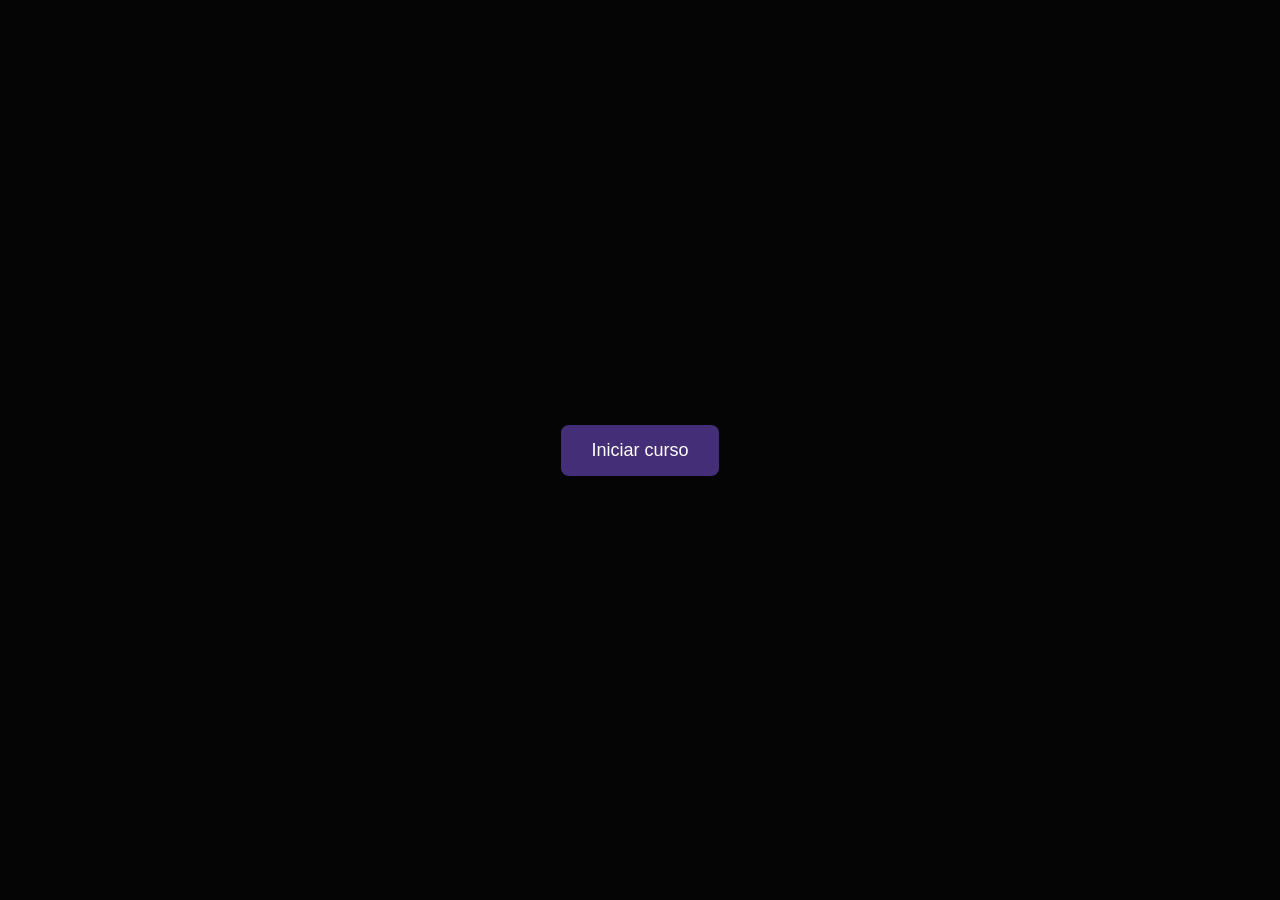
<file: index.html>
<!DOCTYPE html>
<html lang="pt-BR">
<head>
  <meta charset="UTF-8">
  <title>Início</title>
  <style>
    :root {
      --black: #050505;
      --gray: #2d2a33;
      --text-gray: #b9b5c1;
      --white: #ffffff;
      --purple: #c4b5fd;
      --purple-dark: #452e78;
    }

    body {
      margin: 0;
      height: 100vh;
      display: flex;
      align-items: center;
      justify-content: center;
      background-color: var(--black);
      font-family: Arial, sans-serif;
    }

    button {
      background-color: var(--purple-dark);
      color: var(--white);
      border: none;
      padding: 15px 30px;
      font-size: 18px;
      border-radius: 8px;
      cursor: pointer;
      transition: 0.3s;
    }

    button:hover {
      background-color: var(--purple);
      color: var(--black);
    }
  </style>
</head>
<body>

  <button onclick="iniciarCurso()">Iniciar curso</button>

  <script>
    function iniciarCurso() {
      window.location.href = "curso/aula-1/index.html";
    }
  </script>

</body>
</html>
</file>
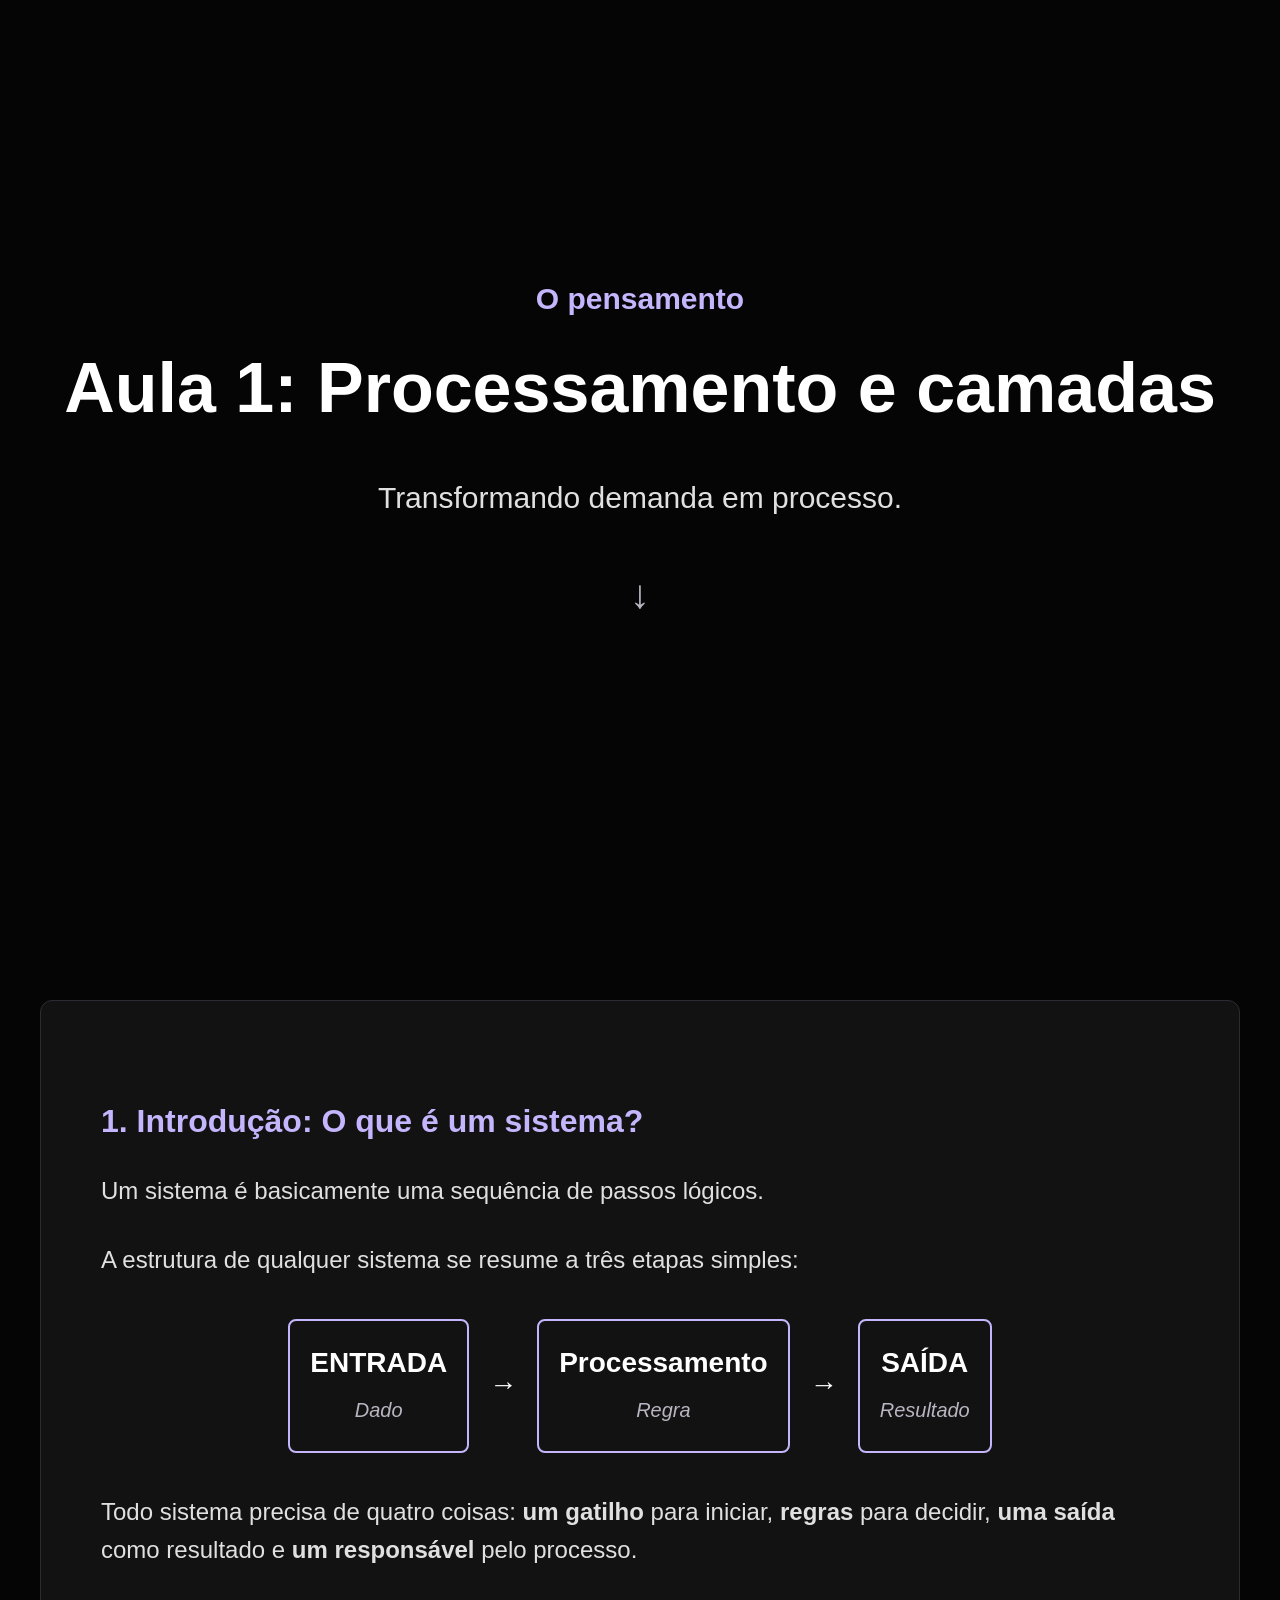
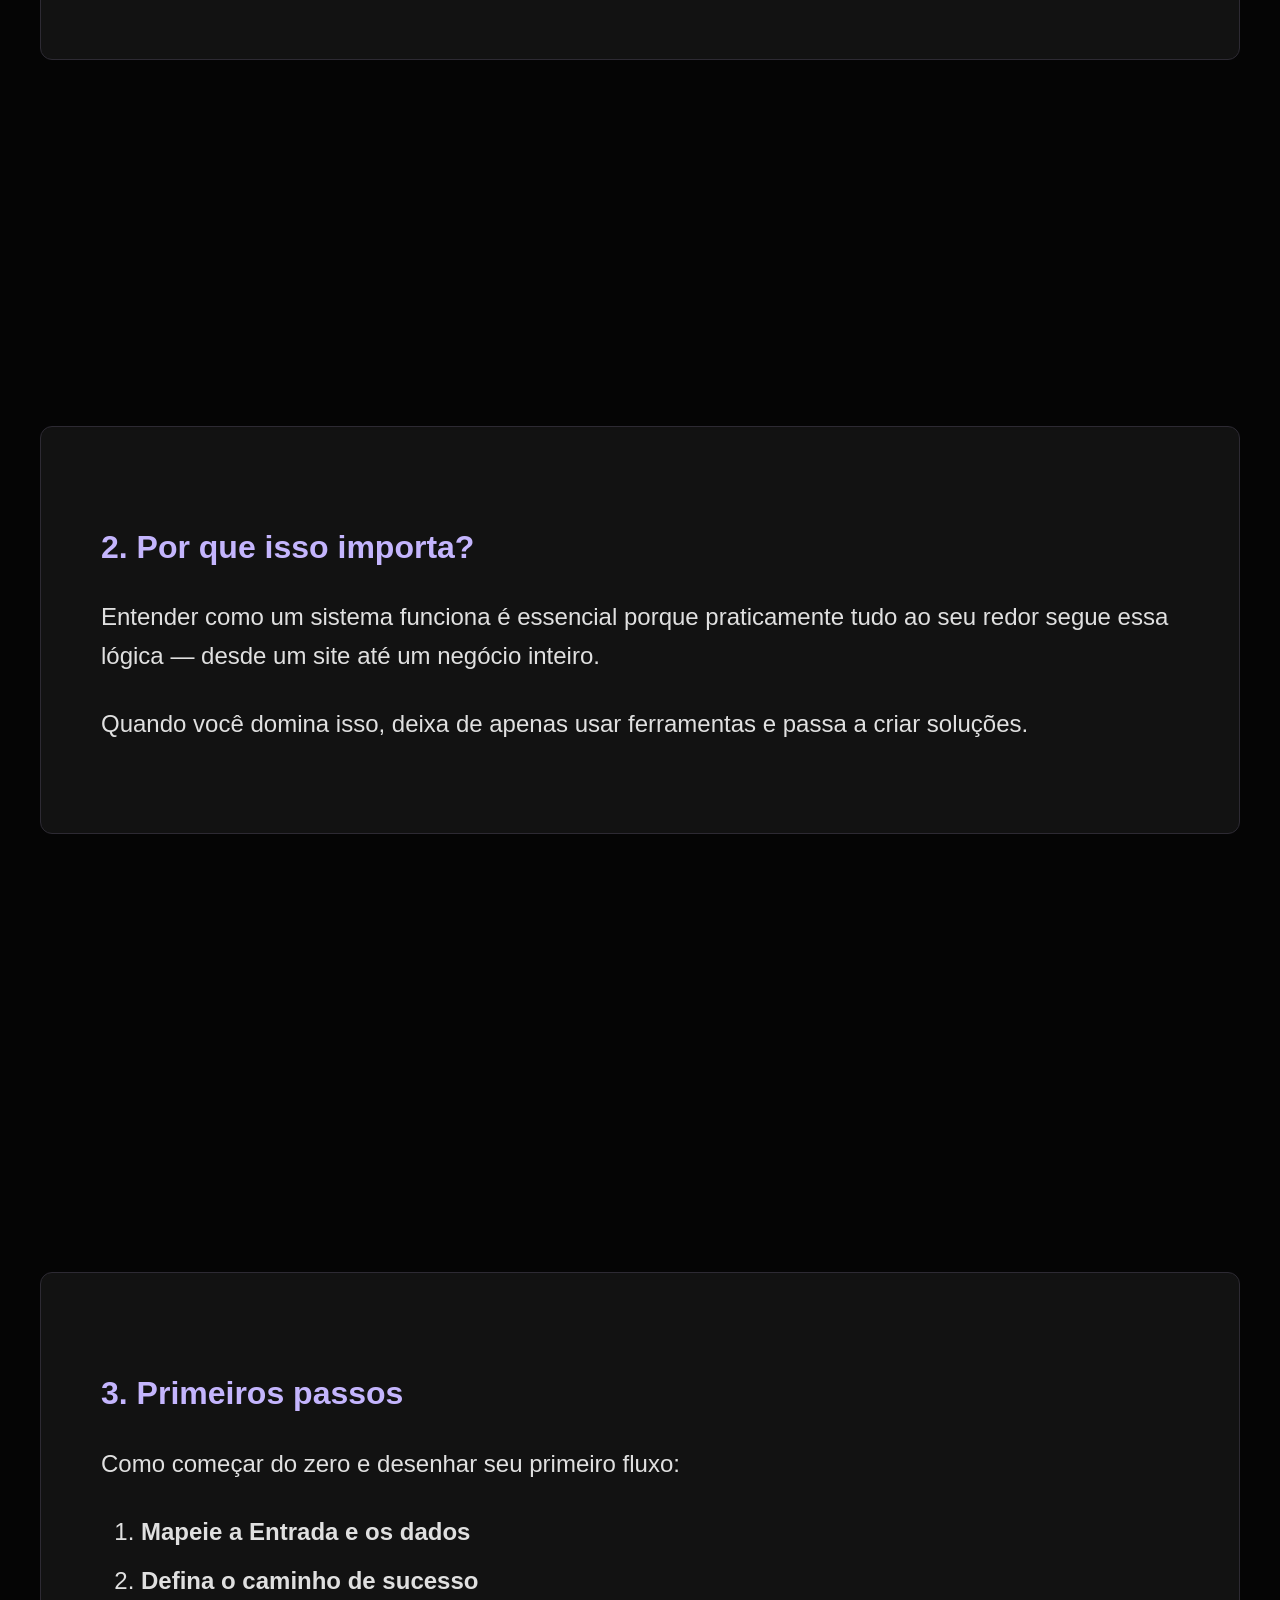
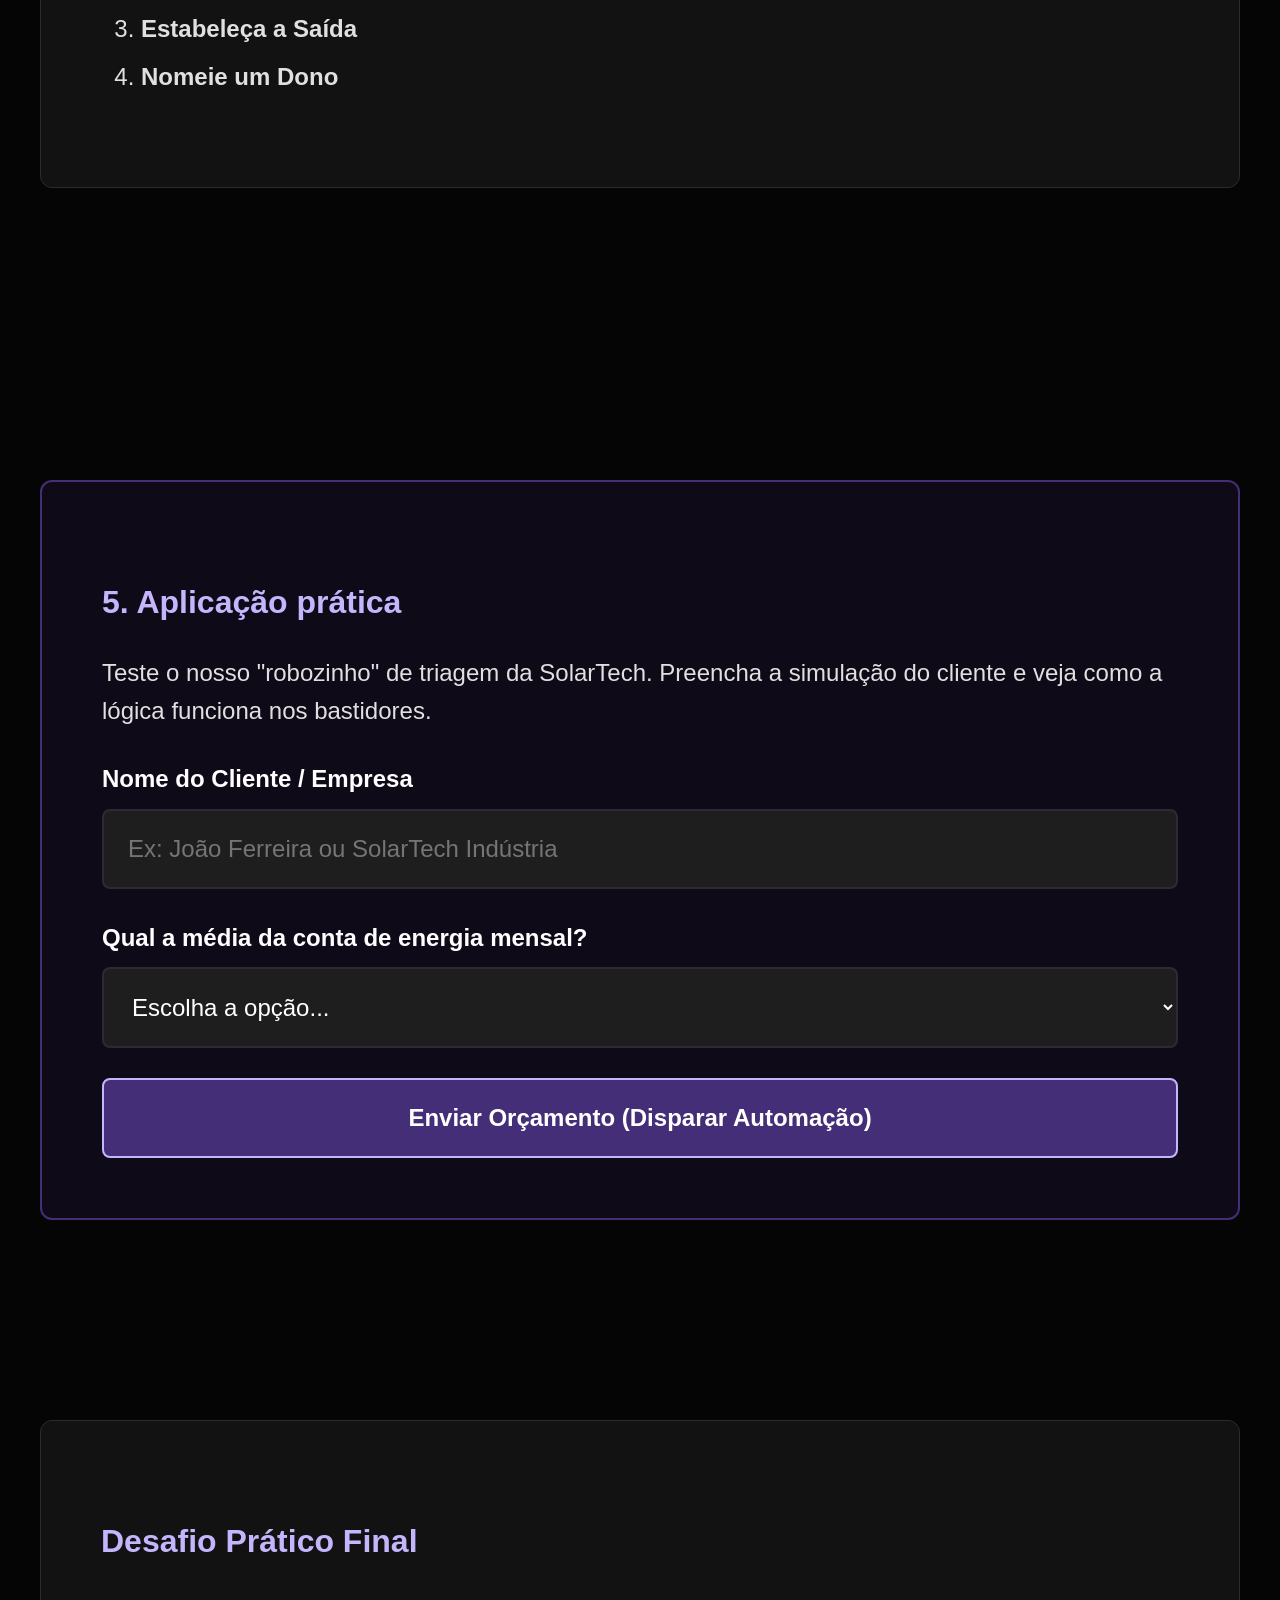
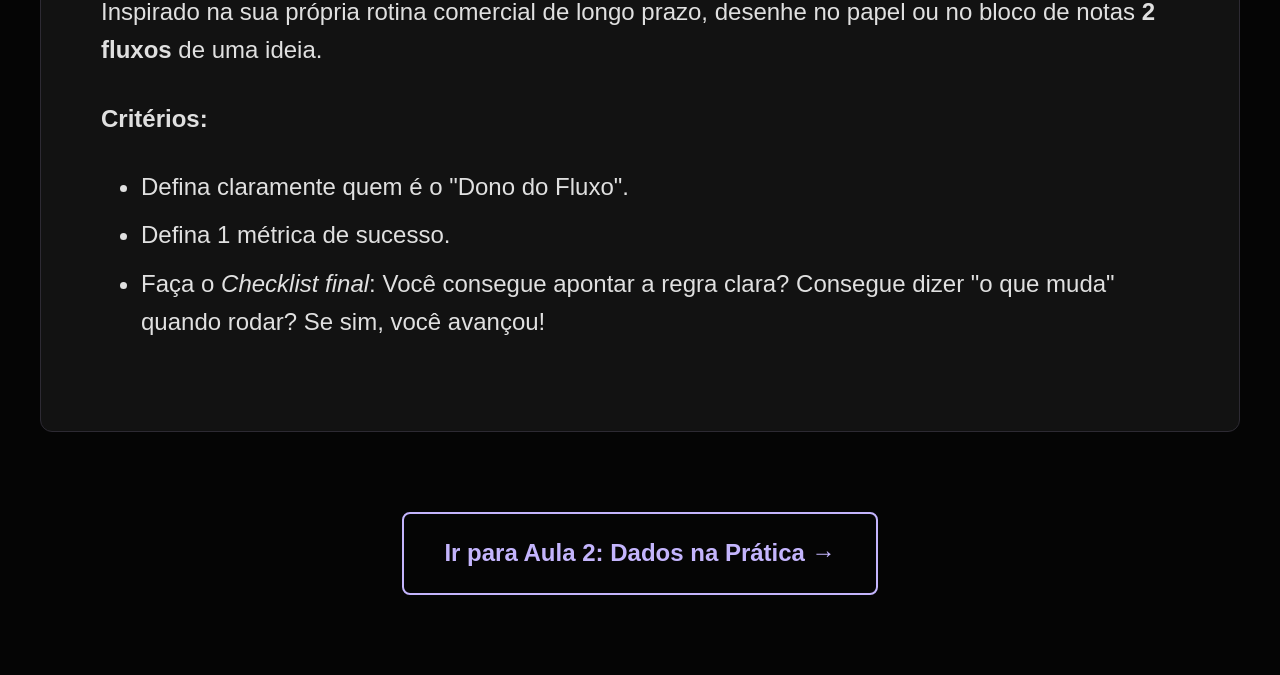
<file: curso/aula-1/index.html>
<!DOCTYPE html>
<html lang="pt-BR">

<head>
    <meta charset="UTF-8">
    <meta name="viewport" content="width=device-width, initial-scale=1.0">
    <title>Aula 1 - Fundamentos: Pensar em Fluxo</title>
    <link rel="stylesheet" href="styles.css">
</head>

<body>

    <section class="step">
        <div class="container" style="text-align: center;">
            <div style="font-size: 1.5rem; font-weight: bold; color: var(--purple); margin-bottom: 1rem;">O pensamento
            </div>
            <h1 style="border: none; padding: 0; font-size: 3.5rem;">Aula 1: Processamento e camadas </h1>
            <p style="font-size: 1.5rem; max-width: 600px; margin: 0 auto 2rem auto;">Transformando demanda em
                processo.</p>
            <div class="arrow-down">↓</div>
        </div>
    </section>

    <section class="step">
        <div class="container">
            <div class="card">
                <h2 class="card-header">1. Introdução: O que é um sistema?</h2>
                <p>Um sistema é basicamente uma sequência de passos lógicos.</p>
                <p>A estrutura de qualquer sistema se resume a três etapas simples:</p>
                <div
                    style="display: flex; gap: 1rem; align-items: center; justify-content: center; margin: 2rem 0; font-weight: bold; font-size: 1.4rem;">
                    <div
                        style="border: 2px solid var(--purple); padding: 1rem; border-radius: 8px; text-align: center;">
                        ENTRADA<br><em style="font-size: 1rem; font-weight: normal; color: var(--text-gray);">Dado</em>
                    </div>
                    <div>→</div>
                    <div
                        style="border: 2px solid var(--purple); padding: 1rem; border-radius: 8px; text-align: center;">
                        Processamento<br><em
                            style="font-size: 1rem; font-weight: normal; color: var(--text-gray);">Regra</em>
                    </div>
                    <div>→</div>
                    <div
                        style="border: 2px solid var(--purple); padding: 1rem; border-radius: 8px; text-align: center;">
                        SAÍDA<br><em
                            style="font-size: 1rem; font-weight: normal; color: var(--text-gray);">Resultado</em></div>
                </div>
                <p>
                    Todo sistema precisa de quatro coisas:
                    <strong>um gatilho</strong> para iniciar,
                    <strong>regras</strong> para decidir,
                    <strong>uma saída</strong> como resultado
                    e <strong>um responsável</strong> pelo processo.
                </p>
            </div>
        </div>
    </section>

    <section class="step">
        <div class="container">
            <div class="card">
                <h2 class="card-header">2. Por que isso importa?</h2>
                <p>
                    Entender como um sistema funciona é essencial porque praticamente tudo ao seu redor segue essa
                    lógica —
                    desde um site até um negócio inteiro.
                </p>
                <p>
                    Quando você domina isso, deixa de apenas usar ferramentas e passa a criar soluções.
                </p>
            </div>
        </div>
    </section>

    <section class="step">
        <div class="container">
            <div class="card">
                <h2 class="card-header">3. Primeiros passos</h2>
                <p>Como começar do zero e desenhar seu primeiro fluxo:</p>
                <ol>
                    <li><strong>Mapeie a Entrada e os dados</strong></li>
                    <li><strong>Defina o caminho de sucesso</strong></li>
                    <li><strong>Estabeleça a Saída</strong></li>
                    <li><strong>Nomeie um Dono</strong></li>
                </ol>
            </div>
        </div>
    </section>

    <section class="step">
        <div class="container">
            <div class="card app-simulator">
                <h2 class="card-header">5. Aplicação prática</h2>
                <p>Teste o nosso "robozinho" de triagem da SolarTech. Preencha a simulação do cliente e veja como a
                    lógica funciona nos bastidores.</p>

                <form id="intake-form">
                    <div class="form-group">
                        <label for="titulo">Nome do Cliente / Empresa</label>
                        <input type="text" id="titulo" placeholder="Ex: João Ferreira ou SolarTech Indústria" required>
                    </div>

                    <div class="form-group">
                        <label for="tipo">Qual a média da conta de energia mensal?</label>
                        <select id="tipo" required>
                            <option value="" disabled selected>Escolha a opção...</option>
                            <option value="residencial-baixo">Até R$ 400 (Residencial Baixo)</option>
                            <option value="residencial-alto">De R$ 401 a R$ 1500 (Residencial Alto)</option>
                            <option value="corporativo">Acima de R$ 1500 (Comercial / Indústria)</option>
                        </select>
                    </div>

                    <button type="submit">Enviar Orçamento (Disparar Automação)</button>
                </form>

                <div id="resultado" class="simulator-result">
                    <h3 style="margin-bottom:1rem;color:var(--white);">Log de Execução</h3>
                    <div class="flow-step">
                        <span class="badge">ENTRADA</span>
                        <span id="log-trigger">Novo pedido de orçamento recebido no site.</span>
                    </div>
                    <div class="flow-step">
                        <span class="badge">DECISÃO</span>
                        <span id="log-router">Avaliando regras de consumo...</span>
                    </div>
                    <div class="flow-step">
                        <span class="badge">SAÍDA</span>
                        <span id="log-action">Finalizando...</span>
                    </div>
                </div>
            </div>
        </div>
    </section>

    <section class="step">
        <div class="container">
            <div class="card">
                <h2 class="card-header">Desafio Prático Final</h2>
                <p>Inspirado na sua própria rotina comercial de longo prazo, desenhe no papel ou no bloco de notas
                    <strong>2 fluxos</strong> de uma ideia.
                </p>
                <p><strong>Critérios:</strong></p>
                <ul>
                    <li>Defina claramente quem é o "Dono do Fluxo".</li>
                    <li>Defina 1 métrica de sucesso.</li>
                    <li>Faça o <em>Checklist final</em>: Você consegue apontar a regra clara? Consegue dizer "o que
                        muda" quando rodar? Se sim, você avançou!</li>
                </ul>
            </div>

            <footer>
                <a href="../aula-2/index.html" class="btn-next">Ir para Aula 2: Dados na Prática →</a>
            </footer>
        </div>
    </section>

    <script src="script.js"></script>
</body>

</html>
</file>
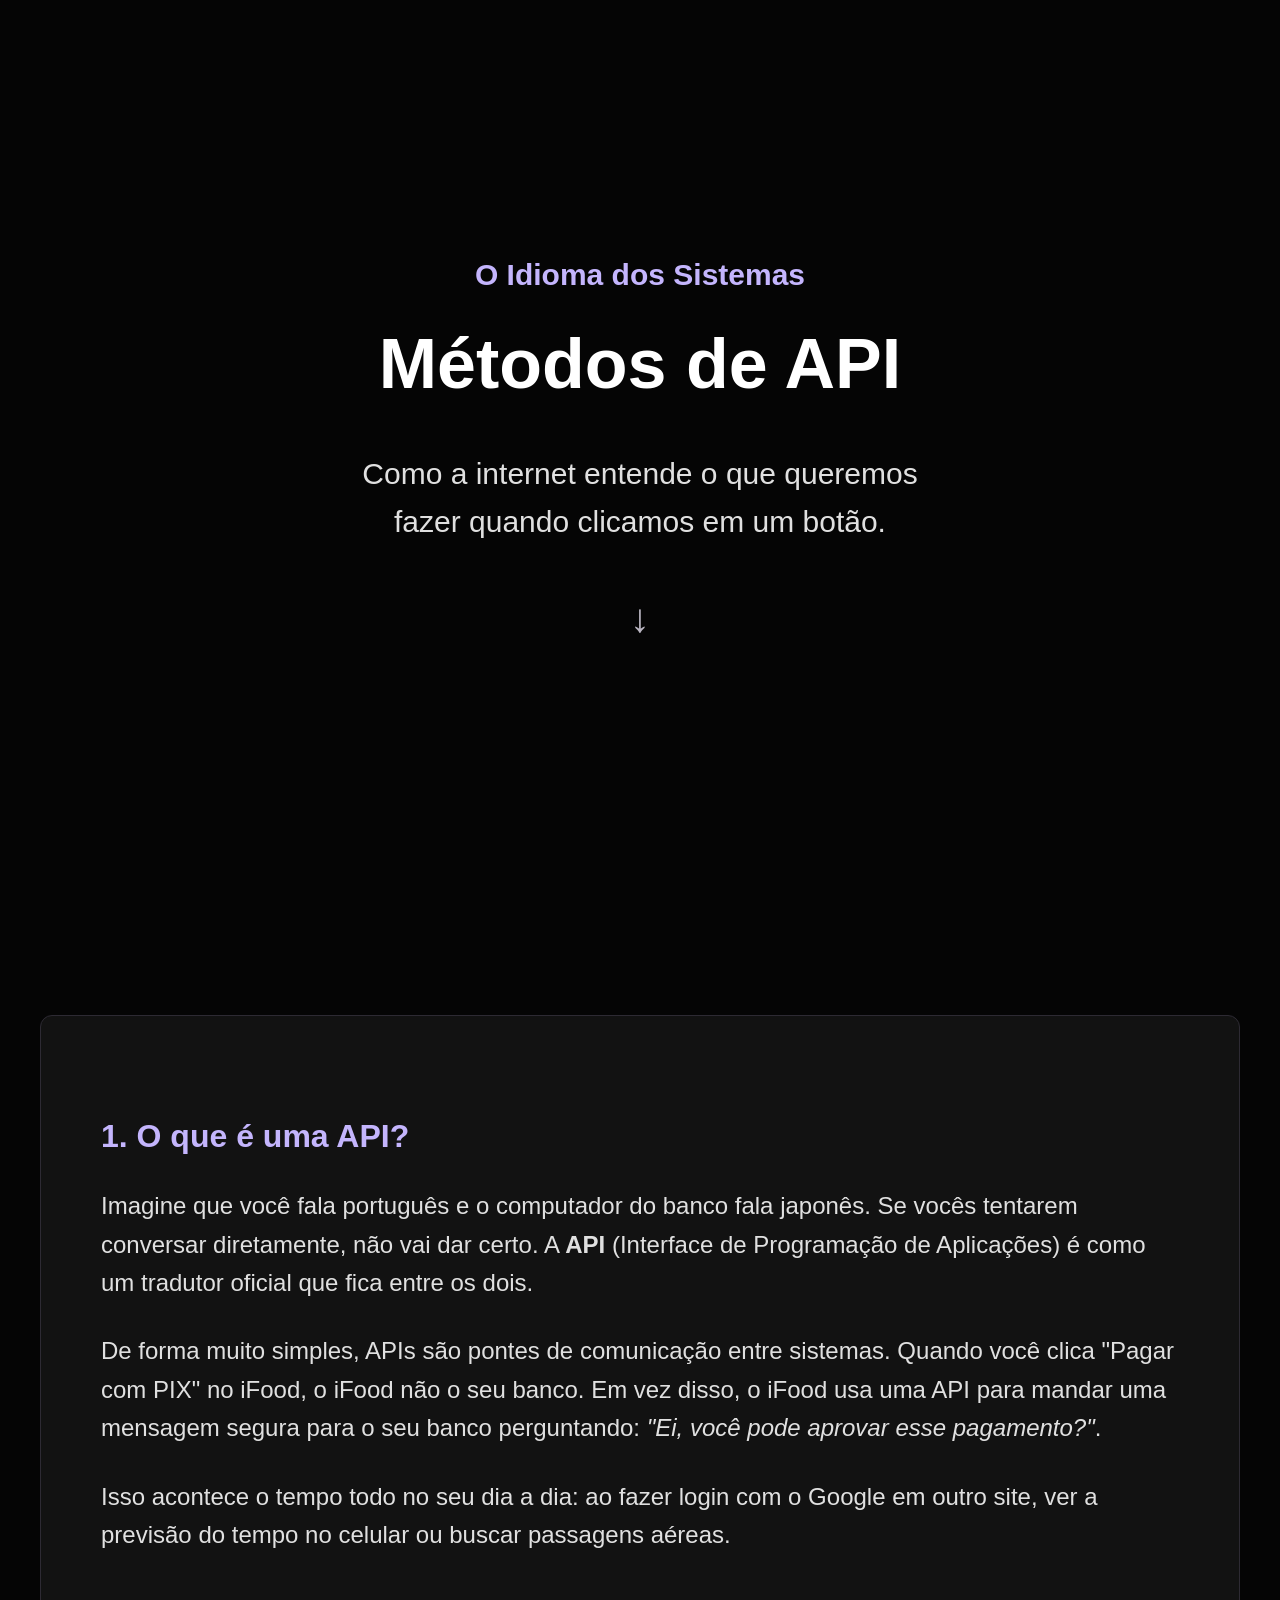
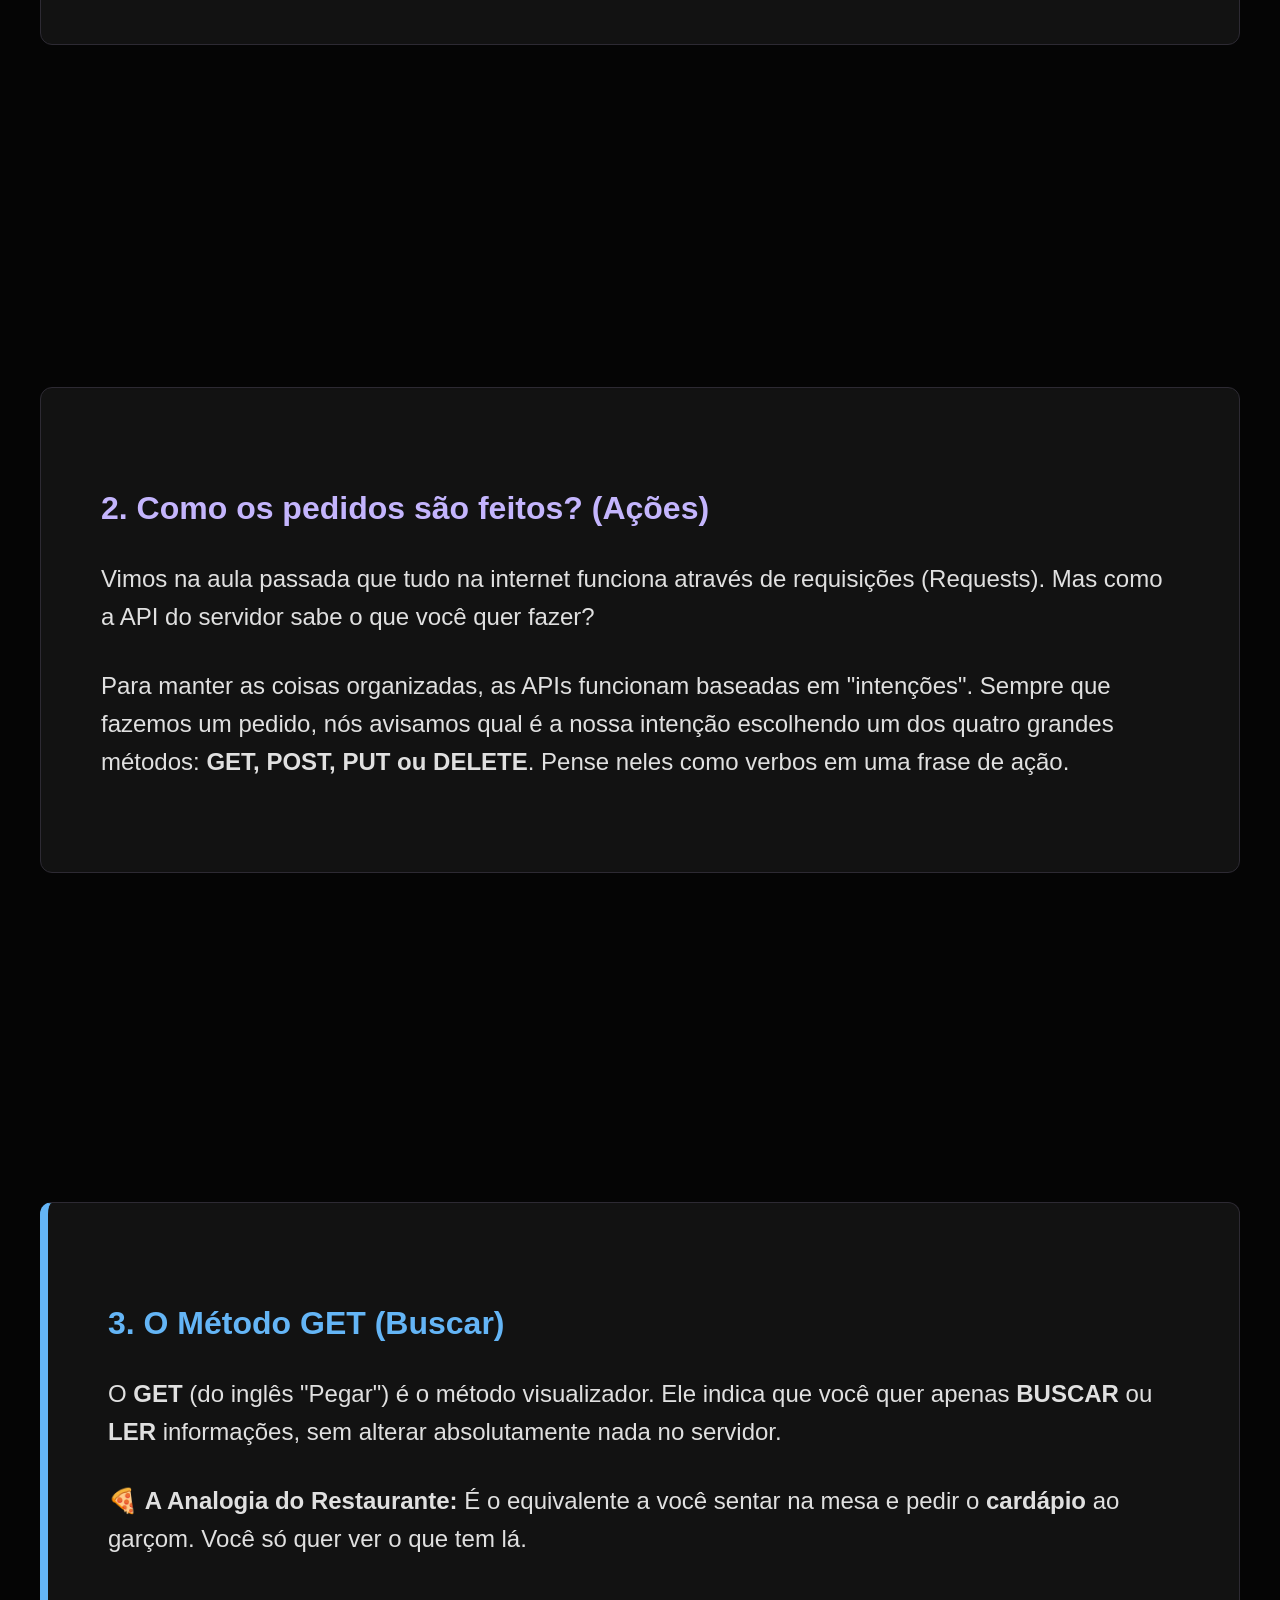
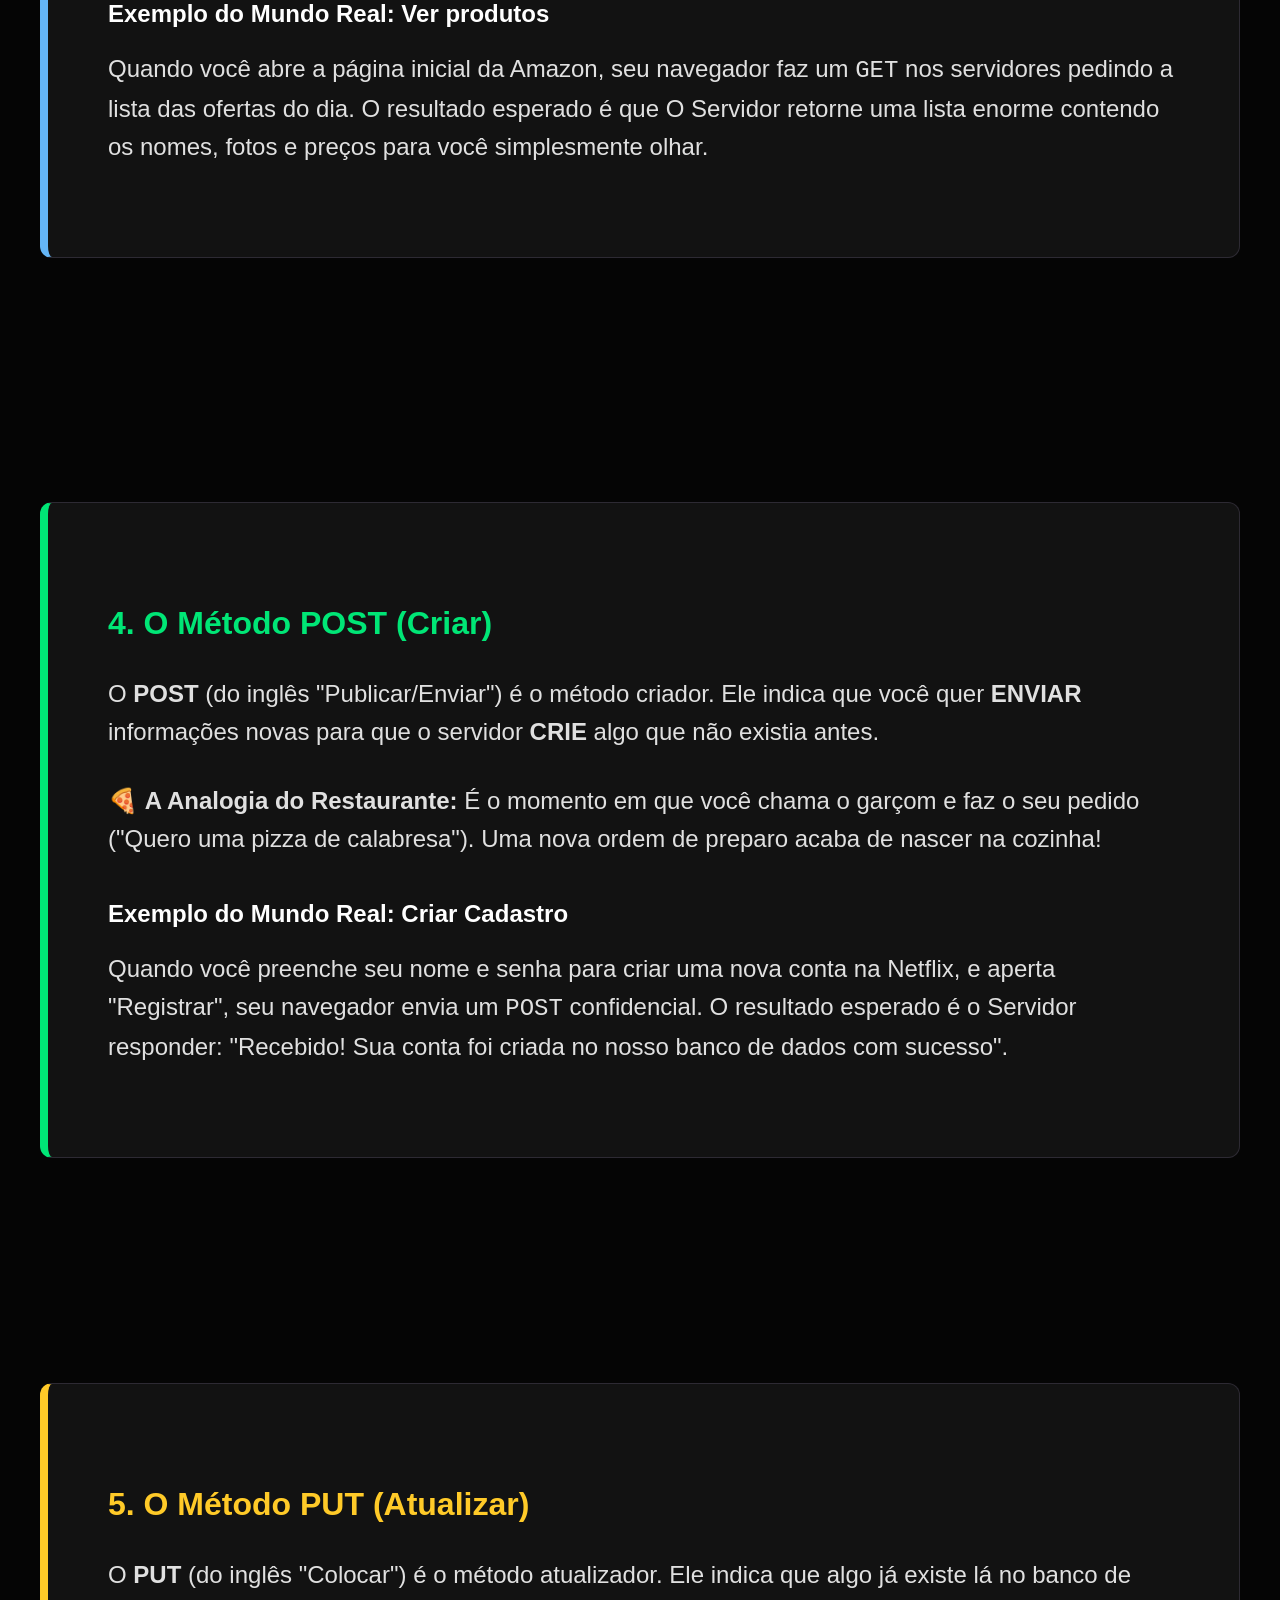
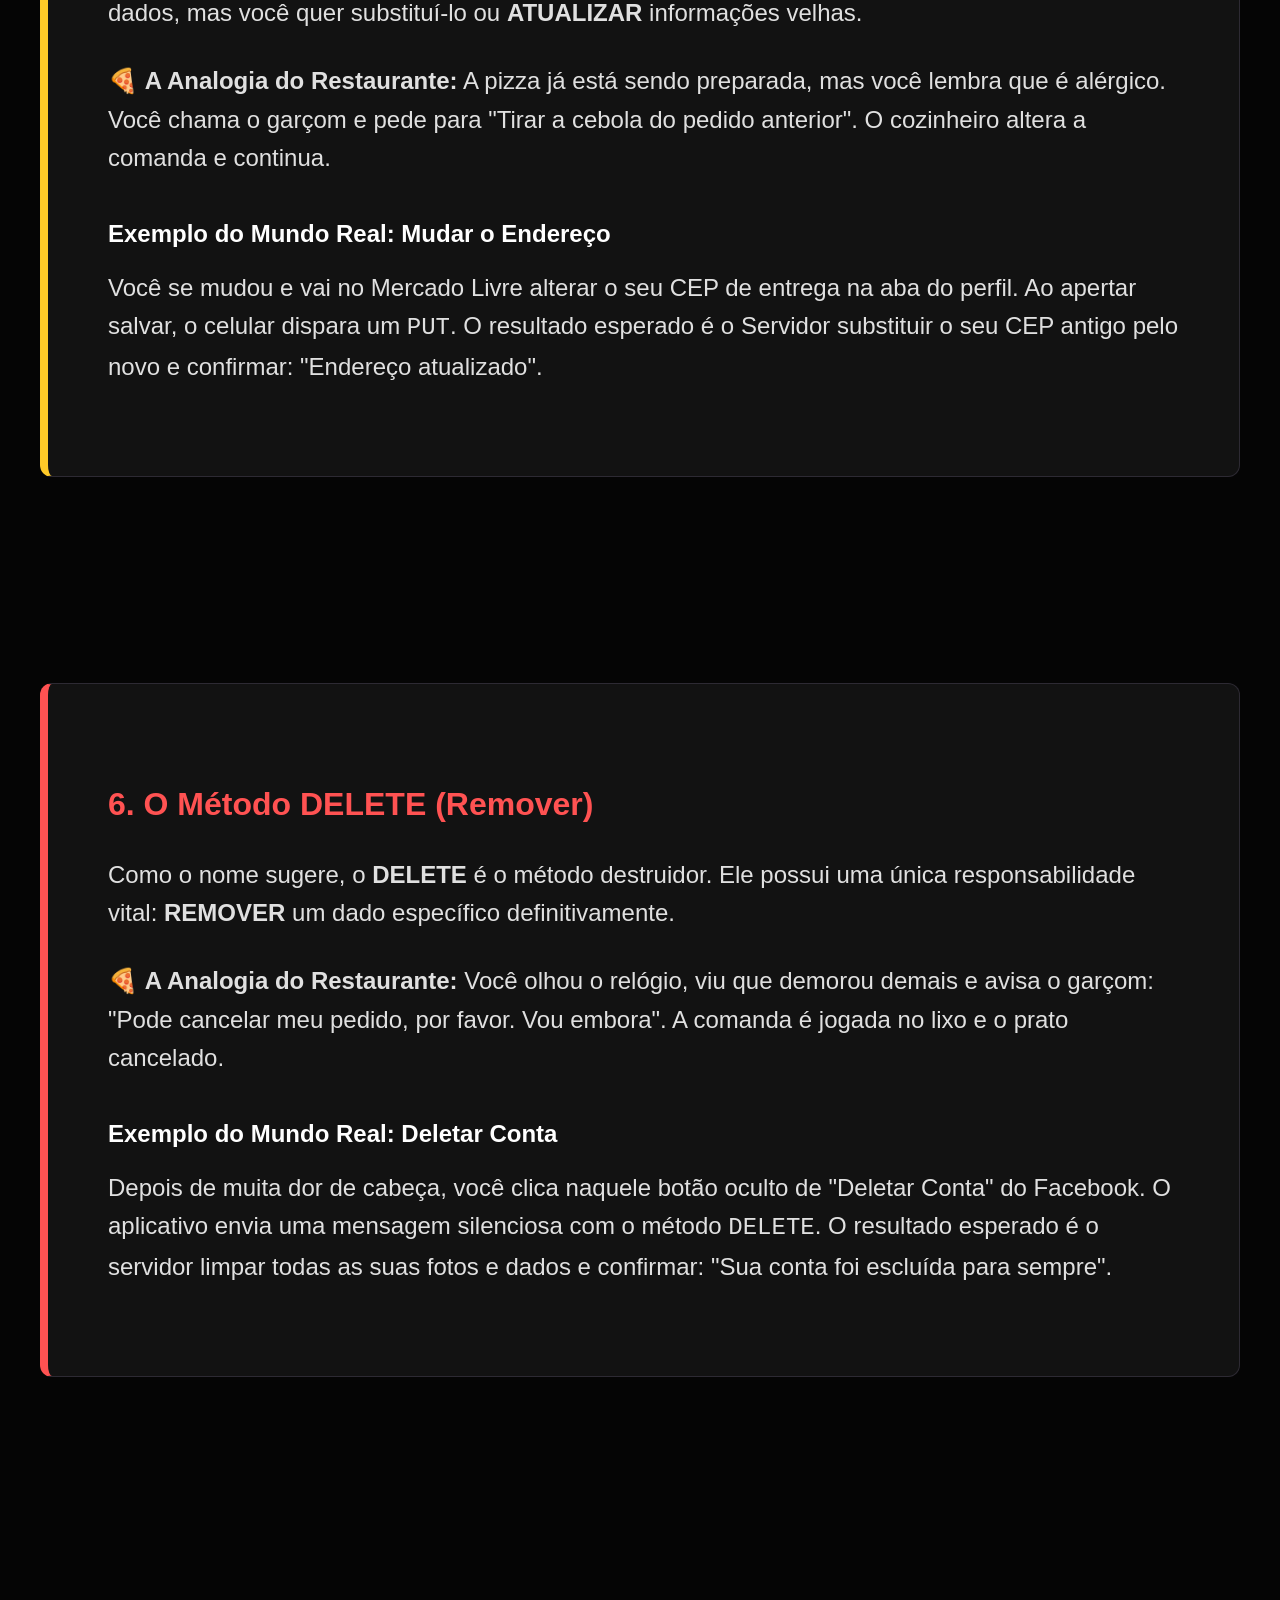
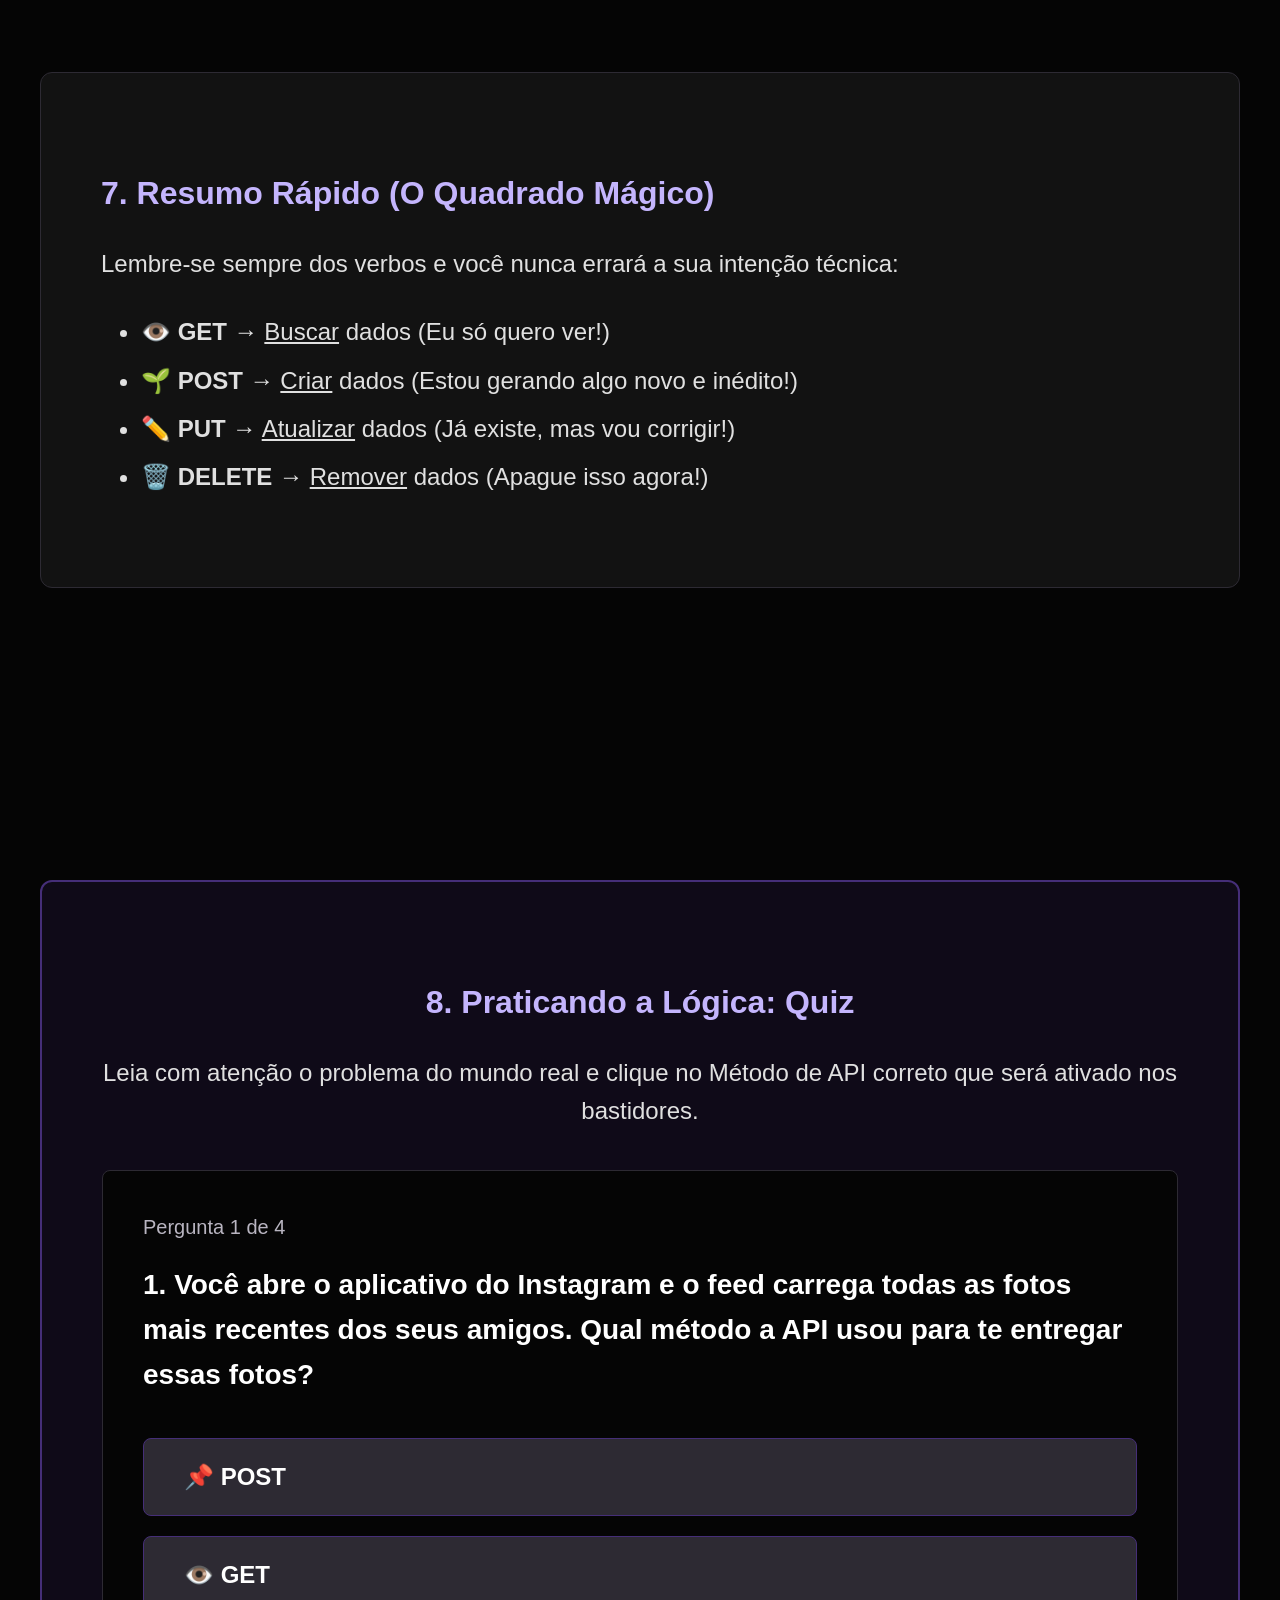
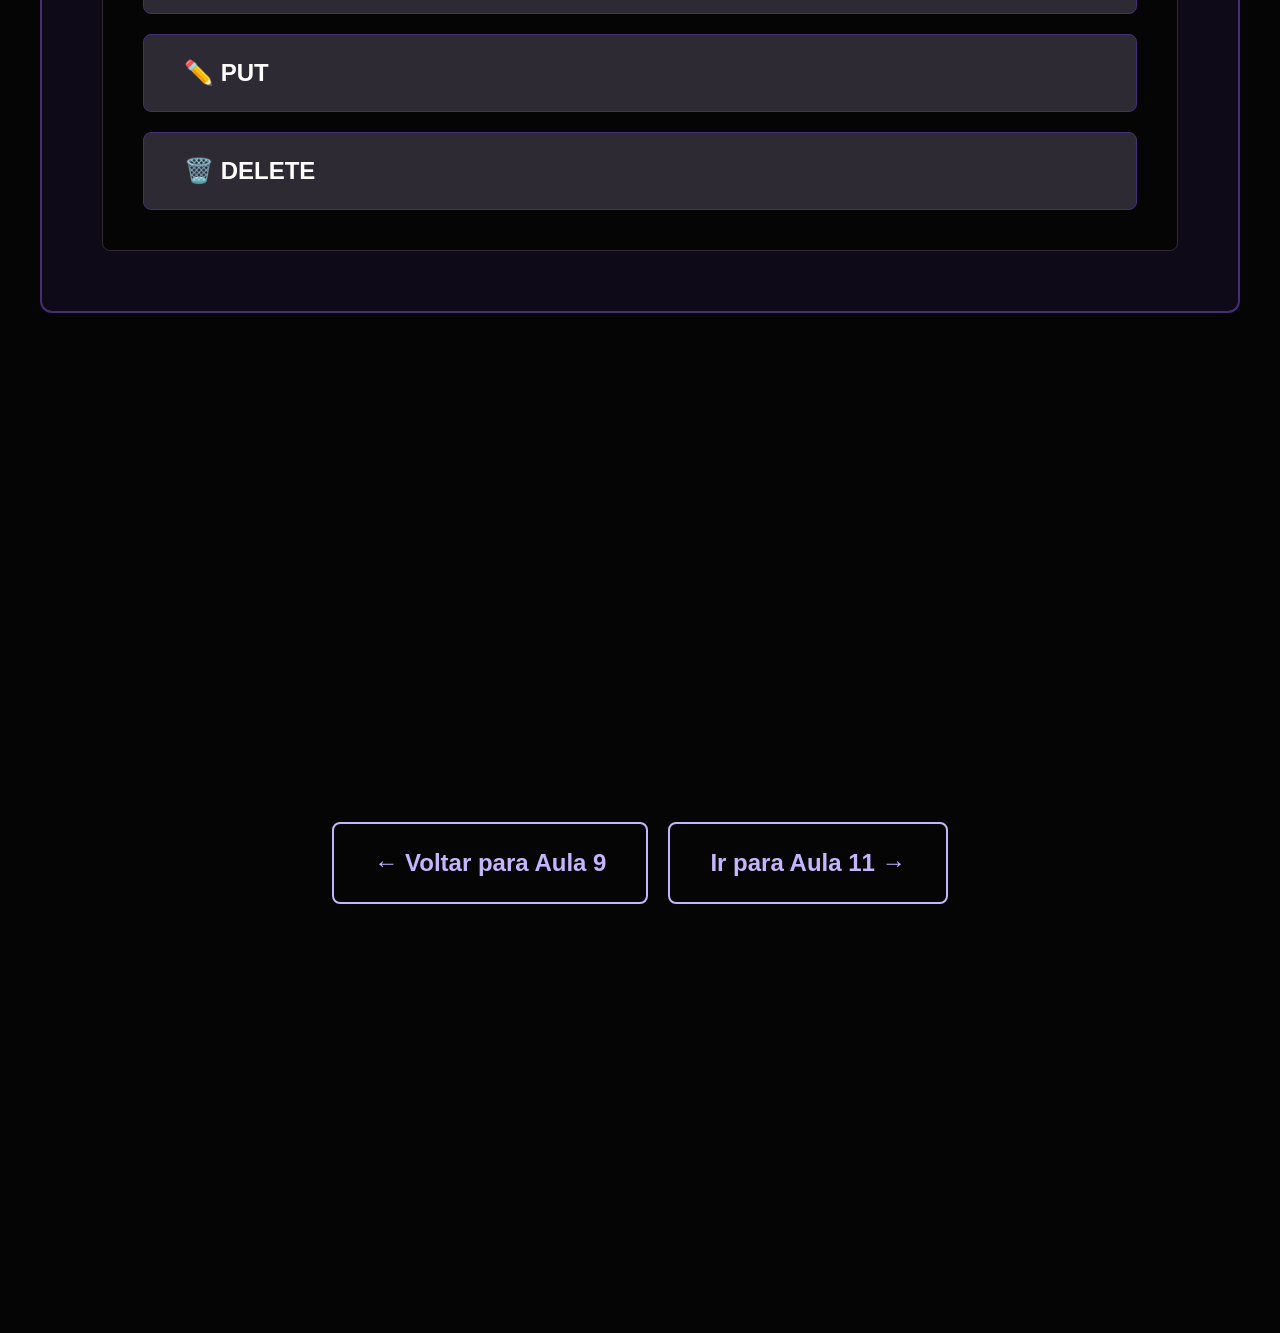
<file: curso/aula-10/index.html>
<!DOCTYPE html>
<html lang="pt-BR">

<head>
    <meta charset="UTF-8">
    <meta name="viewport" content="width=device-width, initial-scale=1.0">
    <title>Os Poderes da API: GET, POST, PUT e DELETE</title>
    <link rel="stylesheet" href="styles.css">
</head>

<body>

    <section class="step">
        <div class="container" style="text-align: center;">
            <div style="font-size: 1.5rem; font-weight: bold; color: var(--purple); margin-bottom: 1rem;">O Idioma dos Sistemas</div>
            <h1 style="border: none; padding: 0; font-size: 3.5rem;">Métodos de API</h1>
            <p style="font-size: 1.5rem; max-width: 600px; margin: 0 auto 2rem auto;">Como a internet entende o que queremos fazer quando clicamos em um botão.</p>
            <div class="arrow-down">↓</div>
        </div>
    </section>

    <!-- 1. Introdução -->
    <section class="step">
        <div class="container">
            <div class="card">
                <h2 class="card-header">1. O que é uma API?</h2>
                <p>Imagine que você fala português e o computador do banco fala japonês. Se vocês tentarem conversar diretamente, não vai dar certo. A <strong>API</strong> (Interface de Programação de Aplicações) é como um tradutor oficial que fica entre os dois.</p>
                <p>De forma muito simples, APIs são pontes de comunicação entre sistemas. Quando você clica "Pagar com PIX" no iFood, o iFood não o seu banco. Em vez disso, o iFood usa uma API para mandar uma mensagem segura para o seu banco perguntando: <em>"Ei, você pode aprovar esse pagamento?"</em>.</p>
                <p>Isso acontece o tempo todo no seu dia a dia: ao fazer login com o Google em outro site, ver a previsão do tempo no celular ou buscar passagens aéreas.</p>
            </div>
        </div>
    </section>

    <!-- 2. Explicação conceitual -->
    <section class="step">
        <div class="container">
            <div class="card">
                <h2 class="card-header">2. Como os pedidos são feitos? (Ações)</h2>
                <p>Vimos na aula passada que tudo na internet funciona através de requisições (Requests). Mas como a API do servidor sabe o que você quer fazer?</p>
                <p>Para manter as coisas organizadas, as APIs funcionam baseadas em "intenções". Sempre que fazemos um pedido, nós avisamos qual é a nossa intenção escolhendo um dos quatro grandes métodos: <strong>GET, POST, PUT ou DELETE</strong>. Pense neles como verbos em uma frase de ação.</p>
            </div>
        </div>
    </section>

    <!-- 3. Seção: GET -->
    <section class="step">
        <div class="container">
            <div class="card" style="border-left: 8px solid #64b5f6;">
                <h2 class="card-header" style="color: #64b5f6;">3. O Método GET (Buscar)</h2>
                <p>O <strong>GET</strong> (do inglês "Pegar") é o método visualizador. Ele indica que você quer apenas <strong>BUSCAR</strong> ou <strong>LER</strong> informações, sem alterar absolutamente nada no servidor.</p>
                <p>🍕 <strong>A Analogia do Restaurante:</strong> É o equivalente a você sentar na mesa e pedir o <strong>cardápio</strong> ao garçom. Você só quer ver o que tem lá.</p>
                
                <h3 style="color: var(--white); font-size: 1.2rem;">Exemplo do Mundo Real: Ver produtos</h3>
                <p>Quando você abre a página inicial da Amazon, seu navegador faz um <code>GET</code> nos servidores pedindo a lista das ofertas do dia. O resultado esperado é que O Servidor retorne uma lista enorme contendo os nomes, fotos e preços para você simplesmente olhar.</p>
            </div>
        </div>
    </section>

    <!-- 4. Seção: POST -->
    <section class="step">
        <div class="container">
            <div class="card" style="border-left: 8px solid #00e676;">
                <h2 class="card-header" style="color: #00e676;">4. O Método POST (Criar)</h2>
                <p>O <strong>POST</strong> (do inglês "Publicar/Enviar") é o método criador. Ele indica que você quer <strong>ENVIAR</strong> informações novas para que o servidor <strong>CRIE</strong> algo que não existia antes.</p>
                <p>🍕 <strong>A Analogia do Restaurante:</strong> É o momento em que você chama o garçom e faz o seu pedido ("Quero uma pizza de calabresa"). Uma nova ordem de preparo acaba de nascer na cozinha!</p>
                
                <h3 style="color: var(--white); font-size: 1.2rem;">Exemplo do Mundo Real: Criar Cadastro</h3>
                <p>Quando você preenche seu nome e senha para criar uma nova conta na Netflix, e aperta "Registrar", seu navegador envia um <code>POST</code> confidencial. O resultado esperado é o Servidor responder: "Recebido! Sua conta foi criada no nosso banco de dados com sucesso".</p>
            </div>
        </div>
    </section>

    <!-- 5. Seção: PUT -->
    <section class="step">
        <div class="container">
            <div class="card" style="border-left: 8px solid #ffca28;">
                <h2 class="card-header" style="color: #ffca28;">5. O Método PUT (Atualizar)</h2>
                <p>O <strong>PUT</strong> (do inglês "Colocar") é o método atualizador. Ele indica que algo já existe lá no banco de dados, mas você quer substituí-lo ou <strong>ATUALIZAR</strong> informações velhas.</p>
                <p>🍕 <strong>A Analogia do Restaurante:</strong> A pizza já está sendo preparada, mas você lembra que é alérgico. Você chama o garçom e pede para "Tirar a cebola do pedido anterior". O cozinheiro altera a comanda e continua.</p>
                
                <h3 style="color: var(--white); font-size: 1.2rem;">Exemplo do Mundo Real: Mudar o Endereço</h3>
                <p>Você se mudou e vai no Mercado Livre alterar o seu CEP de entrega na aba do perfil. Ao apertar salvar, o celular dispara um <code>PUT</code>. O resultado esperado é o Servidor substituir o seu CEP antigo pelo novo e confirmar: "Endereço atualizado".</p>
            </div>
        </div>
    </section>

    <!-- 6. Seção: DELETE -->
    <section class="step">
        <div class="container">
            <div class="card" style="border-left: 8px solid #ff5252;">
                <h2 class="card-header" style="color: #ff5252;">6. O Método DELETE (Remover)</h2>
                <p>Como o nome sugere, o <strong>DELETE</strong> é o método destruidor. Ele possui uma única responsabilidade vital: <strong>REMOVER</strong> um dado específico definitivamente.</p>
                <p>🍕 <strong>A Analogia do Restaurante:</strong> Você olhou o relógio, viu que demorou demais e avisa o garçom: "Pode cancelar meu pedido, por favor. Vou embora". A comanda é jogada no lixo e o prato cancelado.</p>
                
                <h3 style="color: var(--white); font-size: 1.2rem;">Exemplo do Mundo Real: Deletar Conta</h3>
                <p>Depois de muita dor de cabeça, você clica naquele botão oculto de "Deletar Conta" do Facebook. O aplicativo envia uma mensagem silenciosa com o método <code>DELETE</code>. O resultado esperado é o servidor limpar todas as suas fotos e dados e confirmar: "Sua conta foi escluída para sempre".</p>
            </div>
        </div>
    </section>

    <!-- 7. Resumo -->
    <section class="step">
        <div class="container">
            <div class="card">
                <h2 class="card-header">7. Resumo Rápido (O Quadrado Mágico)</h2>
                <p>Lembre-se sempre dos verbos e você nunca errará a sua intenção técnica:</p>
                <ul>
                    <li>👁️ <strong>GET</strong> → <u>Buscar</u> dados (Eu só quero ver!)</li>
                    <li>🌱 <strong>POST</strong> → <u>Criar</u> dados (Estou gerando algo novo e inédito!)</li>
                    <li>✏️ <strong>PUT</strong> → <u>Atualizar</u> dados (Já existe, mas vou corrigir!)</li>
                    <li>🗑️ <strong>DELETE</strong> → <u>Remover</u> dados (Apague isso agora!)</li>
                </ul>
            </div>
        </div>
    </section>

    <!-- 8. Quiz -->
    <section class="step">
        <div class="container">
            <div class="card app-simulator">
                <h2 class="card-header" style="text-align: center;">8. Praticando a Lógica: Quiz</h2>
                <p style="text-align: center; margin-bottom: 2rem;">Leia com atenção o problema do mundo real e clique no Método de API correto que será ativado nos bastidores.</p>

                <div class="quiz-container">
                    <div class="quiz-progress" id="quiz-status">Pergunta 1 de 4</div>
                    <div class="quiz-question" id="quiz-question">Carregando pergunta...</div>
                    
                    <div class="quiz-options" id="quiz-options-box">
                        <!-- Botões preenchidos via JS -->
                    </div>
                    
                    <div class="quiz-feedback" id="quiz-feedback">
                        <!-- Mensagem de acerto/erro -->
                    </div>
                </div>
            </div>
        </div>
    </section>

    <section class="step">
        <div class="container" style="padding-bottom: 4rem;">
            <footer>
                <a href="../aula-9/index.html" class="btn-nav">← Voltar para Aula 9</a>
                <a href="../aula-11/index.html" class="btn-nav" id="btn-next-class" style="visibility: visible;">Ir para Aula 11 →</a>
            </footer>
        </div>
    </section>

    <script>
        const quizData = [
            {
                question: "1. Você abre o aplicativo do Instagram e o feed carrega todas as fotos mais recentes dos seus amigos. Qual método a API usou para te entregar essas fotos?",
                options: ["📌 POST", "👁️ GET", "✏️ PUT", "🗑️ DELETE"],
                answer: 1, // index of correct option
                explanation: "O método GET apenas BUCSA dados no servidor para mostrar na sua tela. Você não adicionou e nem alterou nenhuma fato, só visualizou o cardápio de conteúdos!"
            },
            {
                question: "2. Você preenche um longo formulário para se inscrever para o Enem. Ao clicar em 'Finalizar Inscrição', um novo registro deve nascer no sistema do Governo. Qual método será disparado?",
                options: ["📌 POST", "👁️ GET", "✏️ PUT", "🗑️ DELETE"],
                answer: 0,
                explanation: "O método POST é utilizado quando enviamos novos dados para o sistema. Você solicitou a CRIAÇÃO inédita de uma ficha de inscrição."
            },
            {
                question: "3. Você está ansioso pela entrega de uma encomenda, mas nota que digitou o número do apartamento errado. Você vai lá e altera o 'Apto 15' para 'Apto 51'. Qual é o método usado?",
                options: ["📌 POST", "👁️ GET", "✏️ PUT", "🗑️ DELETE"],
                answer: 2,
                explanation: "O método PUT serve exatamente para substituição. Como o pedido já existia lá dentro, o aplicativo pediu uma ATUALIZAÇÃO de algo velho por algo novo."
            },
            {
                question: "4. Depois de uma viagem cara no Uber, você entra nas configurações e decide que não quer mais o seu Cartão de Crédito salvo lá dentro e retira o cartão do app. Qual foi o método que acatou a sua ação?",
                options: ["📌 POST", "👁️ GET", "✏️ PUT", "🗑️ DELETE"],
                answer: 3,
                explanation: "O método DELETE fez a limpeza. Ele processou a REMOÇÃO do seu dado confidenciail de pagamento do banco de dados do Uber para sempre."
            }
        ];

        let currentQuestion = 0;
        let score = 0;

        const uiQuestion = document.getElementById("quiz-question");
        const uiOptionsBox = document.getElementById("quiz-options-box");
        const uiFeedback = document.getElementById("quiz-feedback");
        const uiStatus = document.getElementById("quiz-status");

        function renderQuestion() {
            if (currentQuestion >= quizData.length) {
                showConclusion();
                return;
            }

            const q = quizData[currentQuestion];
            uiStatus.innerText = `Pergunta ${currentQuestion + 1} de ${quizData.length}`;
            uiQuestion.innerText = q.question;
            
            uiFeedback.style.display = "none";
            uiOptionsBox.style.display = "flex";
            uiOptionsBox.innerHTML = ""; // limpa botões anteriores

            q.options.forEach((opt, index) => {
                const btn = document.createElement("button");
                btn.className = "quiz-btn";
                btn.innerText = opt;
                btn.onclick = () => checkAnswer(index);
                uiOptionsBox.appendChild(btn);
            });
        }

        function checkAnswer(selectedIndex) {
            const q = quizData[currentQuestion];
            const isCorrect = (selectedIndex === q.answer);
            
            uiOptionsBox.style.display = "none"; // esconde opções
            uiFeedback.style.display = "block";

            if (isCorrect) {
                 score++;
                 uiFeedback.style.backgroundColor = "rgba(0, 230, 118, 0.15)";
                 uiFeedback.style.border = "1px solid #00e676";
                 uiFeedback.innerHTML = `<span style='color:#00e676;'>✅ Correto!</span><br><br><span style='font-size:1.1rem;font-weight:normal;color:#e0e0e0;'>${q.explanation}</span>`;
            } else {
                 uiFeedback.style.backgroundColor = "rgba(255, 82, 82, 0.15)";
                 uiFeedback.style.border = "1px solid #ff5252";
                 uiFeedback.innerHTML = `<span style='color:#ff5252;'>❌ Incorreto! (A resposta certa era Cópia '${q.options[q.answer]}')</span><br><br><span style='font-size:1.1rem;font-weight:normal;color:#e0e0e0;'>${q.explanation}</span>`;
            }

            const btnNext = document.createElement("button");
            btnNext.innerText = "Avançar para a próxima →";
            btnNext.style.marginTop = "1.5rem";
            btnNext.style.backgroundColor = "var(--purple)";
            btnNext.style.border = "none";
            btnNext.onclick = () => {
                currentQuestion++;
                renderQuestion();
            };
            uiFeedback.appendChild(btnNext);
        }

        function showConclusion() {
            uiStatus.innerText = "Resultado Final";
            uiQuestion.innerText = `Você acertou ${score} de ${quizData.length} problemas reais!`;
            uiFeedback.style.display = "none";
            uiOptionsBox.style.display = "flex";
            uiOptionsBox.innerHTML = `
                <div style="text-align:center; margin-top:2rem;">
                    <p style="font-size:1.2rem; color: #b9b5c1;">Ótimo trabalho compreendendo as lógicas de conexão da internet.</p>
                </div>
            `;
        }

        // Inicia o quiz
        renderQuestion();
    </script>
</body>

</html>
</file>
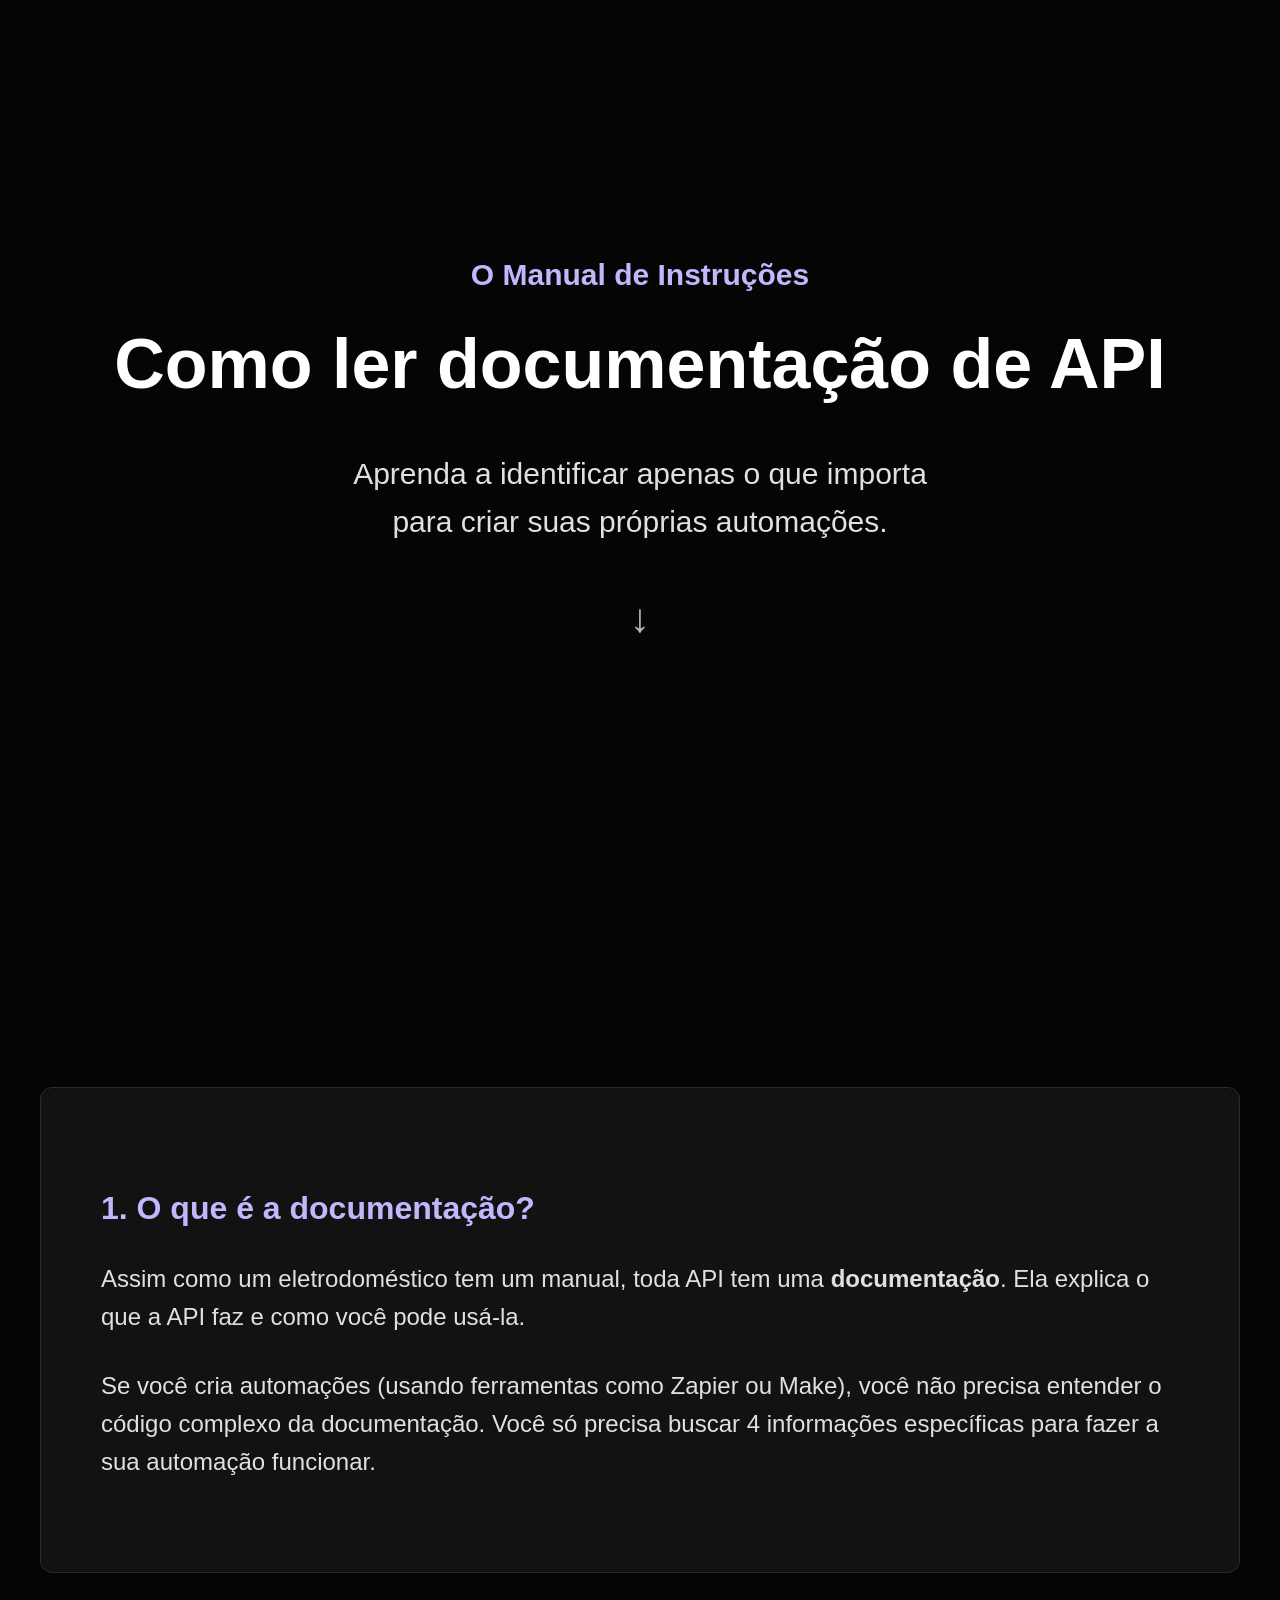
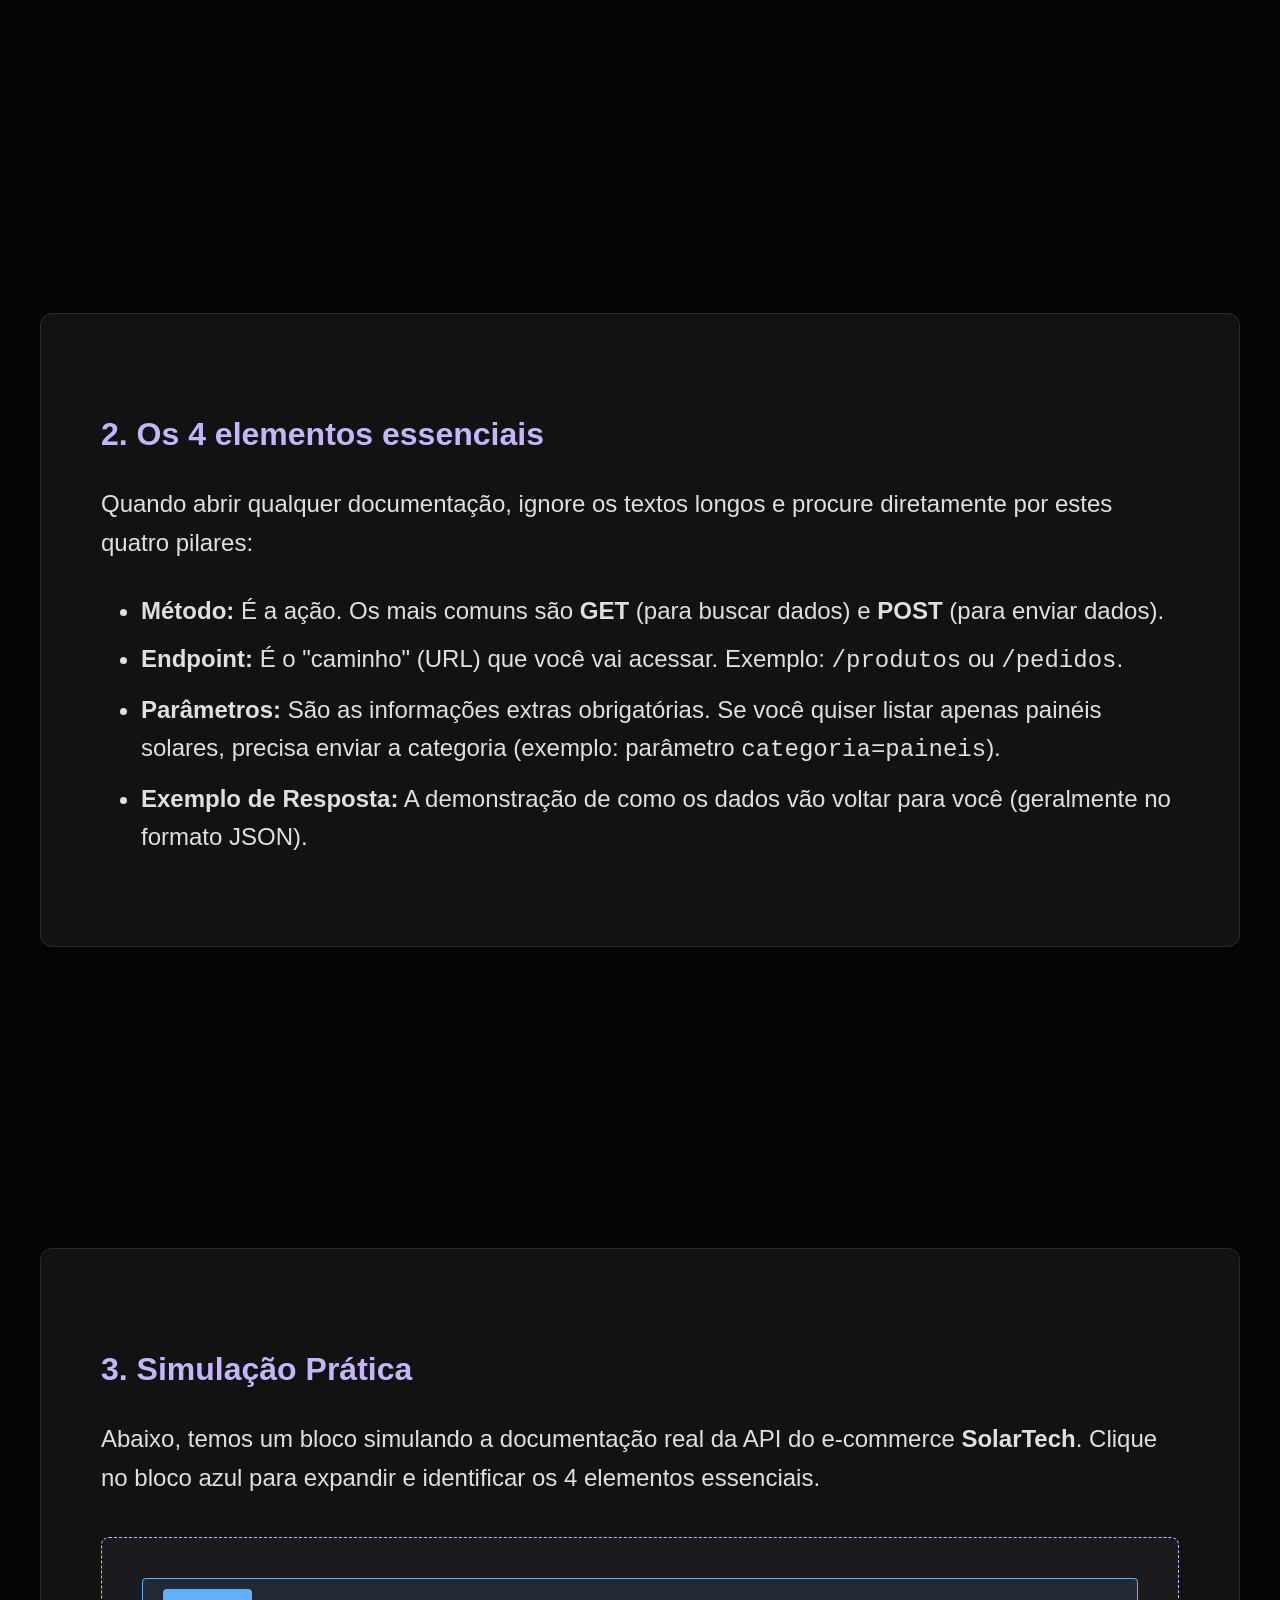
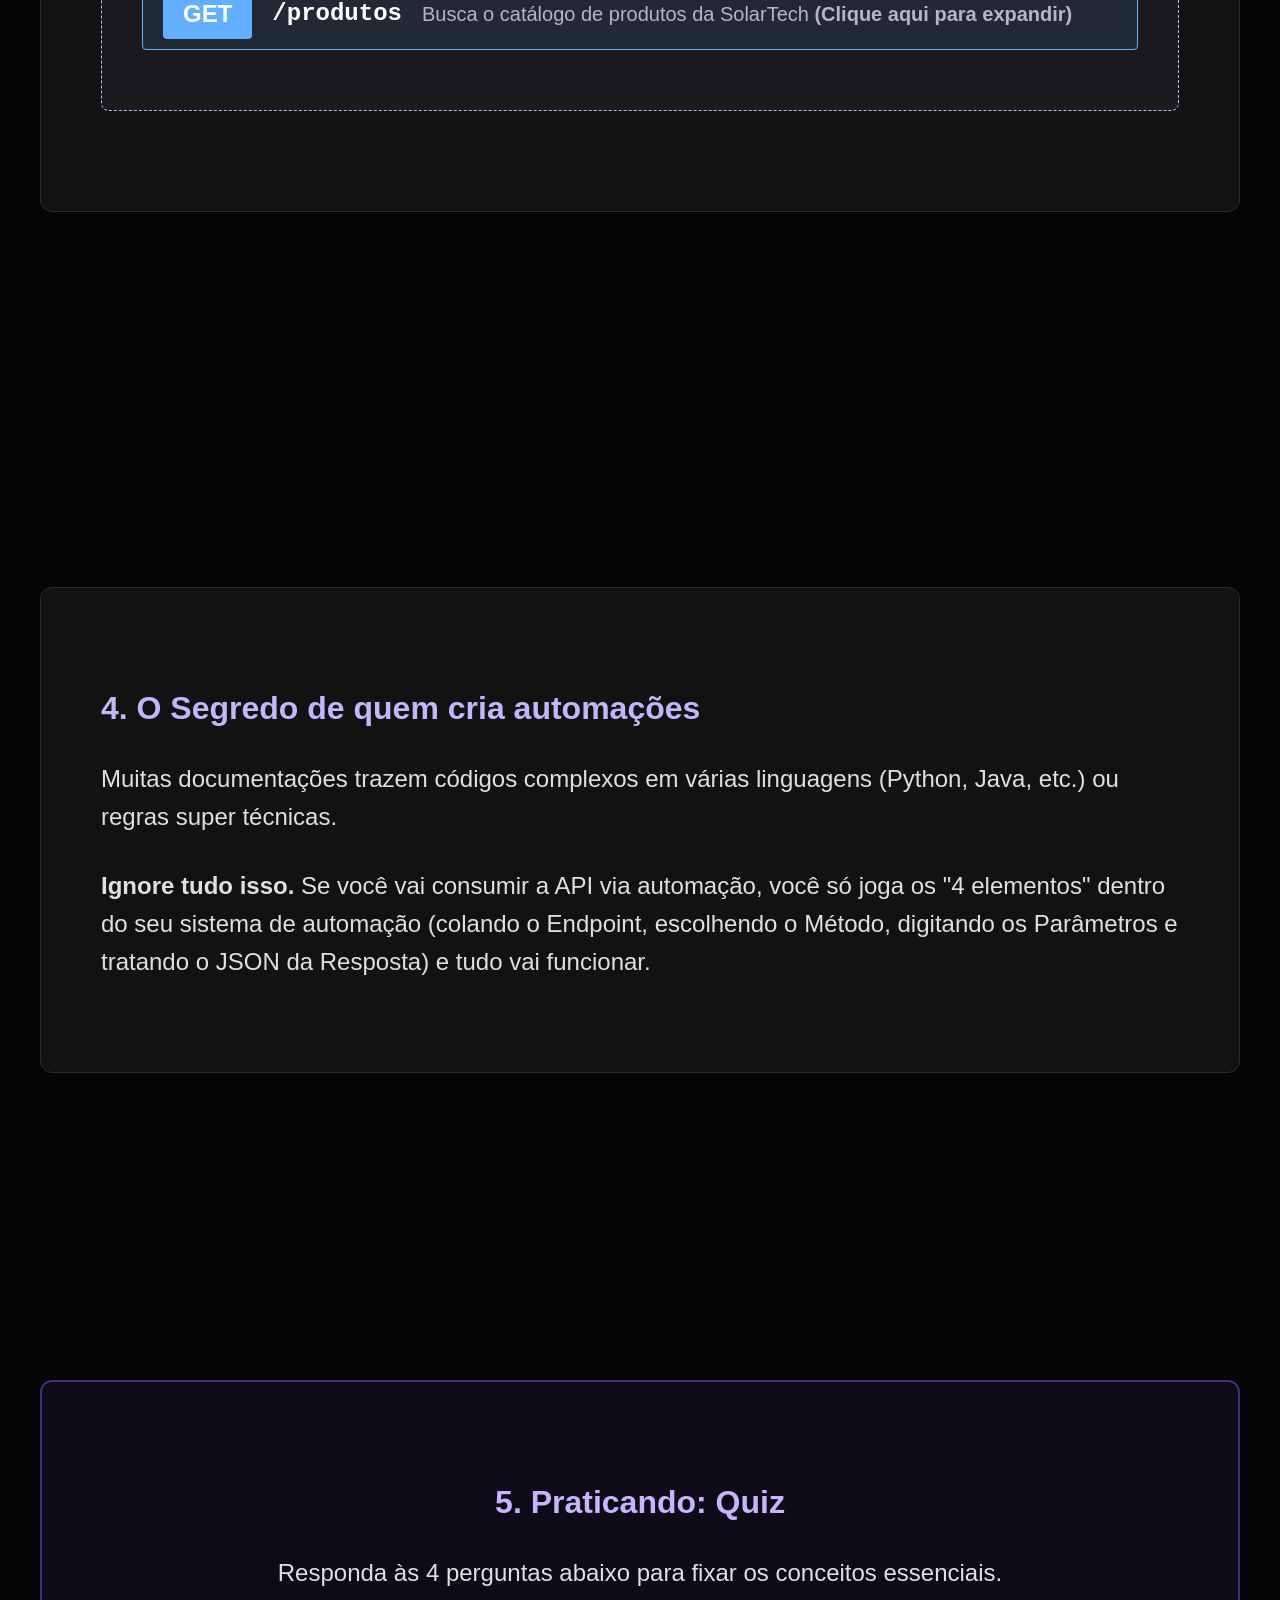
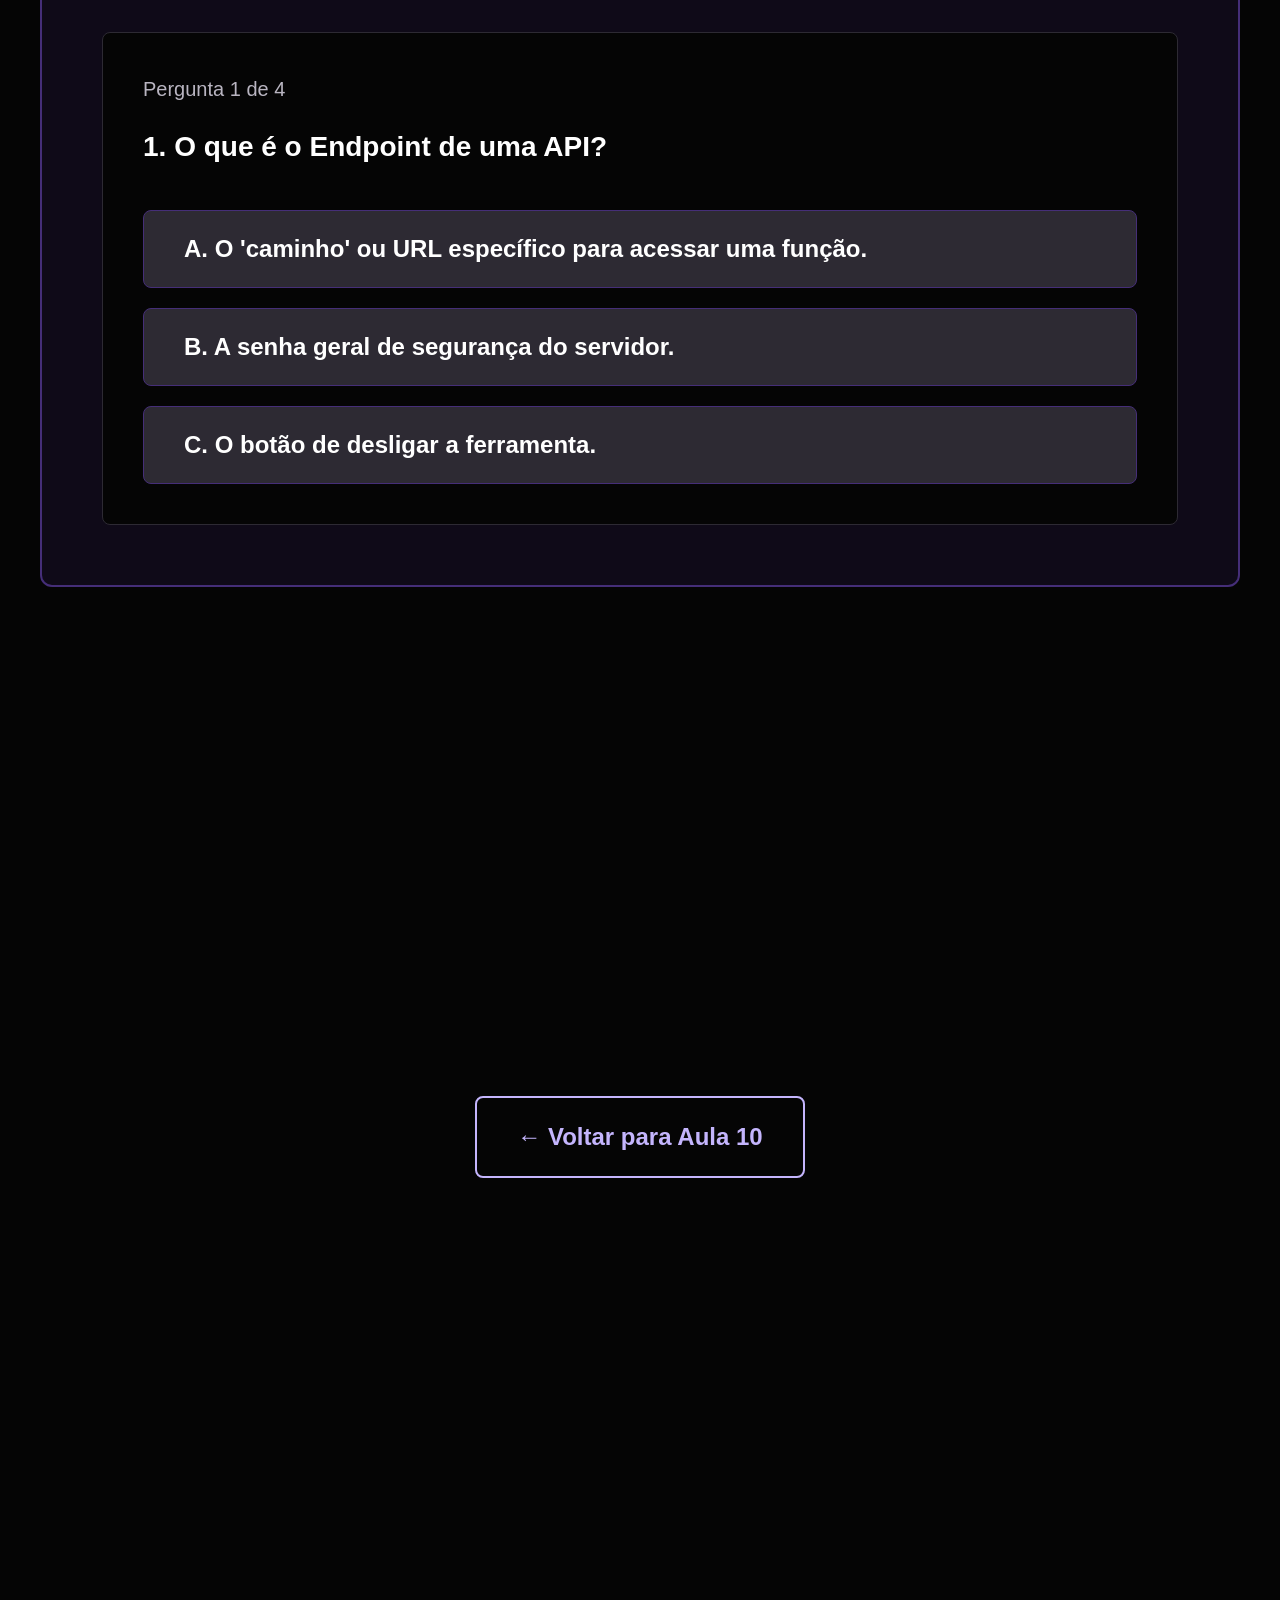
<file: curso/aula-11/index.html>
<!DOCTYPE html>
<html lang="pt-BR">

<head>
    <meta charset="UTF-8">
    <meta name="viewport" content="width=device-width, initial-scale=1.0">
    <title>Como ler uma Documentação de API</title>
    <link rel="stylesheet" href="styles.css">
    <style>
        .api-bar {
            background-color: var(--swagger-get-bg);
            border: 1px solid var(--swagger-get);
            border-radius: 4px;
            padding: 0.5rem 1rem;
            display: flex;
            align-items: center;
            gap: 1rem;
            margin-bottom: 1rem;
            cursor: pointer;
        }
        .api-badge {
            background-color: var(--swagger-get);
            color: #fff;
            font-weight: bold;
            padding: 0.3rem 1rem;
            border-radius: 4px;
        }
        .api-path {
            font-family: monospace;
            font-size: 1.2rem;
            color: var(--white);
            font-weight: bold;
        }
        .api-desc {
            color: var(--text-gray);
            font-size: 1rem;
        }
        .api-content {
            border: 1px solid var(--gray);
            padding: 1.5rem;
            border-top: none;
            border-bottom-left-radius: 4px;
            border-bottom-right-radius: 4px;
            margin-top: -1rem;
            margin-bottom: 1rem;
            background-color: #1a1a24;
        }
        .api-btn {
            background-color: var(--white);
            color: var(--black);
            font-weight: bold;
            border: none;
            padding: 0.5rem 1.5rem;
            border-radius: 4px;
            margin-top: 1rem;
            cursor: pointer;
        }
        .simulate-box {
            border: 1px dashed var(--purple);
            padding: 2rem;
            border-radius: 8px;
            margin: 2rem 0;
            background: rgba(196, 181, 253, 0.05);
        }
    </style>
</head>

<body>

    <section class="step">
        <div class="container" style="text-align: center;">
            <div style="font-size: 1.5rem; font-weight: bold; color: var(--purple); margin-bottom: 1rem;">O Manual de Instruções</div>
            <h1 style="border: none; padding: 0; font-size: 3.5rem;">Como ler documentação de API</h1>
            <p style="font-size: 1.5rem; max-width: 600px; margin: 0 auto 2rem auto;">Aprenda a identificar apenas o que importa para criar suas próprias automações.</p>
            <div class="arrow-down">↓</div>
        </div>
    </section>

    <!-- 1. Introdução -->
    <section class="step">
        <div class="container">
            <div class="card">
                <h2 class="card-header">1. O que é a documentação?</h2>
                <p>Assim como um eletrodoméstico tem um manual, toda API tem uma <strong>documentação</strong>. Ela explica o que a API faz e como você pode usá-la.</p>
                <p>Se você cria automações (usando ferramentas como Zapier ou Make), você não precisa entender o código complexo da documentação. Você só precisa buscar 4 informações específicas para fazer a sua automação funcionar.</p>
            </div>
        </div>
    </section>

    <!-- 2. Os 4 Elementos Chave -->
    <section class="step">
        <div class="container">
            <div class="card">
                <h2 class="card-header">2. Os 4 elementos essenciais</h2>
                <p>Quando abrir qualquer documentação, ignore os textos longos e procure diretamente por estes quatro pilares:</p>
                <ul>
                    <li><strong>Método:</strong> É a ação. Os mais comuns são <strong>GET</strong> (para buscar dados) e <strong>POST</strong> (para enviar dados).</li>
                    <li><strong>Endpoint:</strong> É o "caminho" (URL) que você vai acessar. Exemplo: <code>/produtos</code> ou <code>/pedidos</code>.</li>
                    <li><strong>Parâmetros:</strong> São as informações extras obrigatórias. Se você quiser listar apenas painéis solares, precisa enviar a categoria (exemplo: parâmetro <code>categoria=paineis</code>).</li>
                    <li><strong>Exemplo de Resposta:</strong> A demonstração de como os dados vão voltar para você (geralmente no formato JSON).</li>
                </ul>
            </div>
        </div>
    </section>

    <!-- 3. Simulação Guiada -->
    <section class="step">
        <div class="container">
            <div class="card">
                <h2 class="card-header">3. Simulação Prática</h2>
                <p>Abaixo, temos um bloco simulando a documentação real da API do e-commerce <strong>SolarTech</strong>. Clique no bloco azul para expandir e identificar os 4 elementos essenciais.</p>
                
                <div class="simulate-box">
                    
                    <div class="api-bar" id="sim-bar-get" onclick="toggleSimContent()">
                        <span class="api-badge">GET</span>
                        <span class="api-path">/produtos</span>
                        <span class="api-desc">Busca o catálogo de produtos da SolarTech <strong>(Clique aqui para expandir)</strong></span>
                    </div>

                    <div id="sim-content" class="api-content" style="display: none;">
                        <h3 style="color: var(--white); margin-bottom: 1rem; border-top: 1px solid var(--gray); padding-top: 1rem;">Parâmetros Necessários</h3>
                        <p>Para esta busca (GET) retornar resultados precisos, a API exige uma informação extra:</p>
                        <p style="margin-left: 1rem; border-left: 2px solid var(--text-gray); padding-left: 1rem; color: var(--text-gray);">
                            <strong>Nome do parâmetro:</strong> <code>categoria</code> (Obrigatório)<br>
                            <strong>Descrição:</strong> Digite a categoria do equipamento (ex: paineis, inversores).
                        </p>
                        
                        <h3 style="color: var(--white); margin-top: 2rem;">Testar a API</h3>
                        <p>Preenchemos o parâmetro com o valor "paineis". Clique no botão para ver a resposta:</p>
                        
                        <button class="api-btn" onclick="executeTryItOut()">Executar Teste</button>

                        <div id="sim-response" style="display: none; margin-top: 2rem; background-color: var(--black); padding: 1rem; border-radius: 8px;">
                            <h3 style="color: #00e676;">Exemplo de Resposta (Response)</h3>
                            <p>A API retornou os dados dos painéis disponíveis no formato JSON:</p>
                            <div class="code-block" style="font-size: 1rem;">
{
  "produto": "Painel Solar 500W Monocristalino",
  "preco": 1250.00,
  "estoque": 45,
  "eficiencia": "21%"
}
                            </div>
                        </div>
                    </div>
                </div>

            </div>
        </div>
    </section>

    <!-- 4. Foco de quem consome -->
    <section class="step">
        <div class="container">
            <div class="card">
                <h2 class="card-header">4. O Segredo de quem cria automações</h2>
                <p>Muitas documentações trazem códigos complexos em várias linguagens (Python, Java, etc.) ou regras super técnicas.</p>
                <p><strong>Ignore tudo isso.</strong> Se você vai consumir a API via automação, você só joga os "4 elementos" dentro do seu sistema de automação (colando o Endpoint, escolhendo o Método, digitando os Parâmetros e tratando o JSON da Resposta) e tudo vai funcionar.</p>
            </div>
        </div>
    </section>

    <!-- 5. Quiz -->
    <section class="step">
        <div class="container">
            <div class="card app-simulator">
                <h2 class="card-header" style="text-align: center;">5. Praticando: Quiz</h2>
                <p style="text-align: center; margin-bottom: 2rem;">Responda às 4 perguntas abaixo para fixar os conceitos essenciais.</p>

                <div class="quiz-container">
                    <div class="quiz-progress" id="quiz-status">Pergunta 1 de 4</div>
                    <div class="quiz-question" id="quiz-question">Carregando pergunta...</div>
                    
                    <div class="quiz-options" id="quiz-options-box"></div>
                    
                    <div class="quiz-feedback" id="quiz-feedback"></div>
                </div>
            </div>
        </div>
    </section>

    <section class="step">
        <div class="container" style="padding-bottom: 4rem;">
            <footer>
                <a href="../aula-10/index.html" class="btn-nav">← Voltar para Aula 10</a>
                <!-- btn-next se houver aula futura -->
            </footer>
        </div>
    </section>

    <script>
        // Lógica do Simulador Visível
        function toggleSimContent() {
            const content = document.getElementById('sim-content');
            if(content.style.display === 'none') {
                content.style.display = 'block';
                document.getElementById('sim-bar-get').style.borderBottomLeftRadius = '0';
                document.getElementById('sim-bar-get').style.borderBottomRightRadius = '0';
            }
        }

        function executeTryItOut() {
            document.getElementById('sim-response').style.display = 'block';
        }

        // Lógica do Quiz
        const quizData = [
            {
                question: "1. O que é o Endpoint de uma API?",
                options: [
                    "A. O 'caminho' ou URL específico para acessar uma função.",
                    "B. A senha geral de segurança do servidor.",
                    "C. O botão de desligar a ferramenta."
                ],
                answer: 0, 
                explanation: "Correto! O Endpoint é o endereço final que sua automação vai chamar, como por exemplo '/produtos' ou '/carrinho'."
            },
            {
                question: "2. Se a documentação da SolarTech pede um 'Parâmetro' chamado categoria, o que isso significa?",
                options: [
                    "A. Que a API só vende uma categoria de produto.",
                    "B. Que a informação da 'categoria' é um filtro extra necessário para a busca retornar os produtos certos.",
                    "C. Que o sistema vai quebrar se você comprar."
                ],
                answer: 1,
                explanation: "Exato! Parâmetros são informações extras que o servidor precisa para devolver a resposta correta (neste caso, de qual categoria de produto estamos falando)."
            },
            {
                question: "3. Qual é a principal função do Método GET?",
                options: [
                    "A. Deletar informações do banco de dados.",
                    "B. Apenas buscar ou ler dados da API.",
                    "C. Enviar informações novas protegidas por senha."
                ],
                answer: 1,
                explanation: "Perfeito! O método GET serve para buscar/extrair, sem modificar nada no sistema original."
            },
            {
                question: "4. O que normalmente encontramos na área de 'Exemplo de Resposta' da documentação?",
                options: [
                    "A. Um vídeo explicativo de como programar.",
                    "B. Um contrato em PDF.",
                    "C. Um exemplo dos dados que vão retornar, geralmente no formato JSON."
                ],
                answer: 2,
                explanation: "Correto! A resposta (Response) mostra um bloco JSON de exemplo, para você já saber como as informações vão chegar na sua automação."
            }
        ];

        let currentQuestion = 0;
        let score = 0;

        const uiQuestion = document.getElementById("quiz-question");
        const uiOptionsBox = document.getElementById("quiz-options-box");
        const uiFeedback = document.getElementById("quiz-feedback");
        const uiStatus = document.getElementById("quiz-status");

        function renderQuestion() {
            if (currentQuestion >= quizData.length) {
                showConclusion();
                return;
            }

            const q = quizData[currentQuestion];
            uiStatus.innerText = `Pergunta ${currentQuestion + 1} de ${quizData.length}`;
            uiQuestion.innerText = q.question;
            
            uiFeedback.style.display = "none";
            uiOptionsBox.style.display = "flex";
            uiOptionsBox.innerHTML = ""; 

            q.options.forEach((opt, index) => {
                const btn = document.createElement("button");
                btn.className = "quiz-btn";
                btn.innerText = opt;
                btn.style.textAlign = "left";
                btn.onclick = () => checkAnswer(index);
                uiOptionsBox.appendChild(btn);
            });
        }

        function checkAnswer(selectedIndex) {
            const q = quizData[currentQuestion];
            const isCorrect = (selectedIndex === q.answer);
            
            uiOptionsBox.style.display = "none"; 
            uiFeedback.style.display = "block";

            if (isCorrect) {
                 score++;
                 uiFeedback.style.backgroundColor = "rgba(0, 230, 118, 0.15)";
                 uiFeedback.style.border = "1px solid #00e676";
                 uiFeedback.innerHTML = `<span style='color:#00e676;'>✅ Correto!</span><br><br><span style='font-size:1.1rem;font-weight:normal;color:#e0e0e0;'>${q.explanation}</span>`;
            } else {
                 uiFeedback.style.backgroundColor = "rgba(255, 82, 82, 0.15)";
                 uiFeedback.style.border = "1px solid #ff5252";
                 uiFeedback.innerHTML = `<span style='color:#ff5252;'>❌ Incorreto! (A certa era a opção ${String.fromCharCode(65 + q.answer)})</span><br><br><span style='font-size:1.1rem;font-weight:normal;color:#e0e0e0;'>${q.explanation}</span>`;
            }

            const btnNext = document.createElement("button");
            btnNext.innerText = "Avançar para a próxima →";
            btnNext.style.marginTop = "1.5rem";
            btnNext.style.backgroundColor = "var(--purple)";
            btnNext.style.border = "none";
            btnNext.onclick = () => {
                currentQuestion++;
                renderQuestion();
            };
            uiFeedback.appendChild(btnNext);
        }

        function showConclusion() {
            uiStatus.innerText = "Resultado Final";
            uiQuestion.innerText = `Você acertou ${score} de ${quizData.length} questões!`;
            uiFeedback.style.display = "none";
            uiOptionsBox.style.display = "flex";
            uiOptionsBox.innerHTML = `
                <div style="text-align:center; margin-top:2rem;">
                    <p style="font-size:1.2rem; color: #b9b5c1;">Você já está pronto(a) para abrir uma documentação e focar apenas no que vai fazer suas automações ganharem vida!</p>
                </div>
            `;
        }

        // Inicia o quiz
        renderQuestion();
    </script>
</body>

</html>
</file>
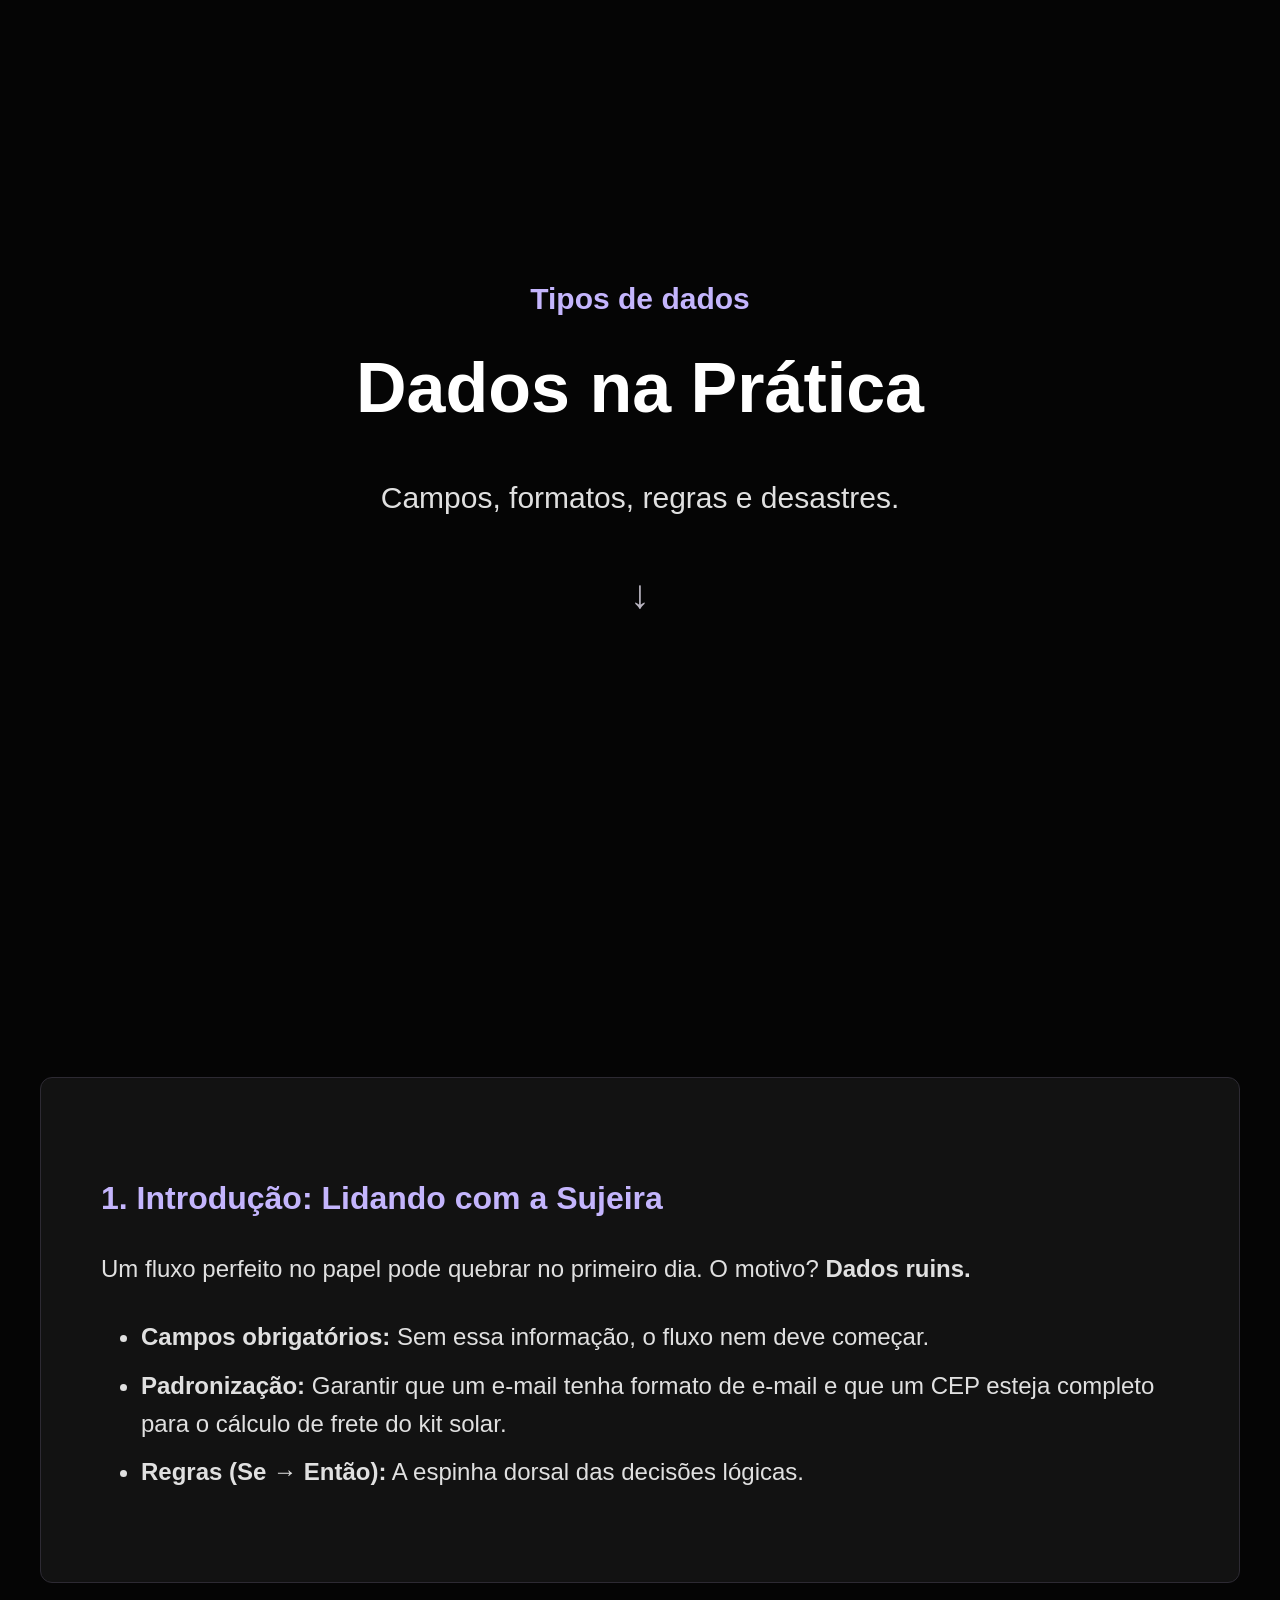
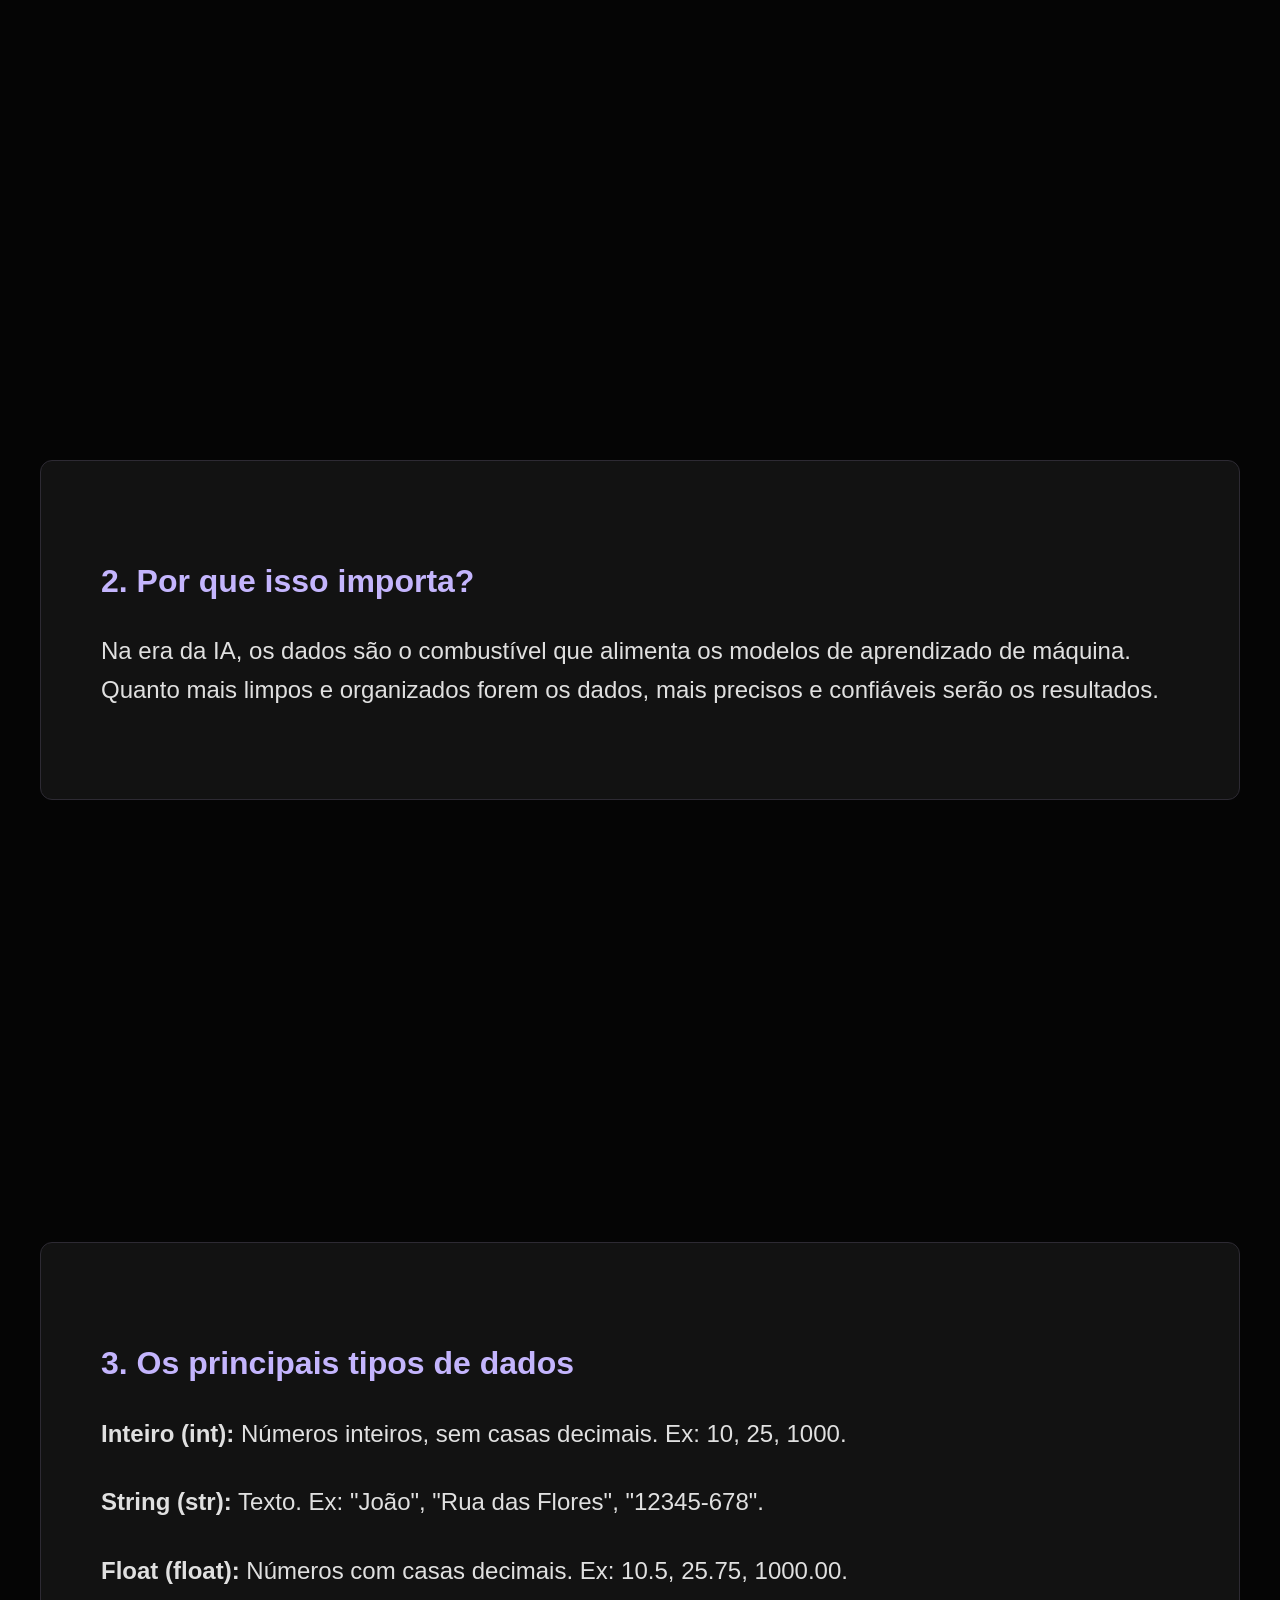
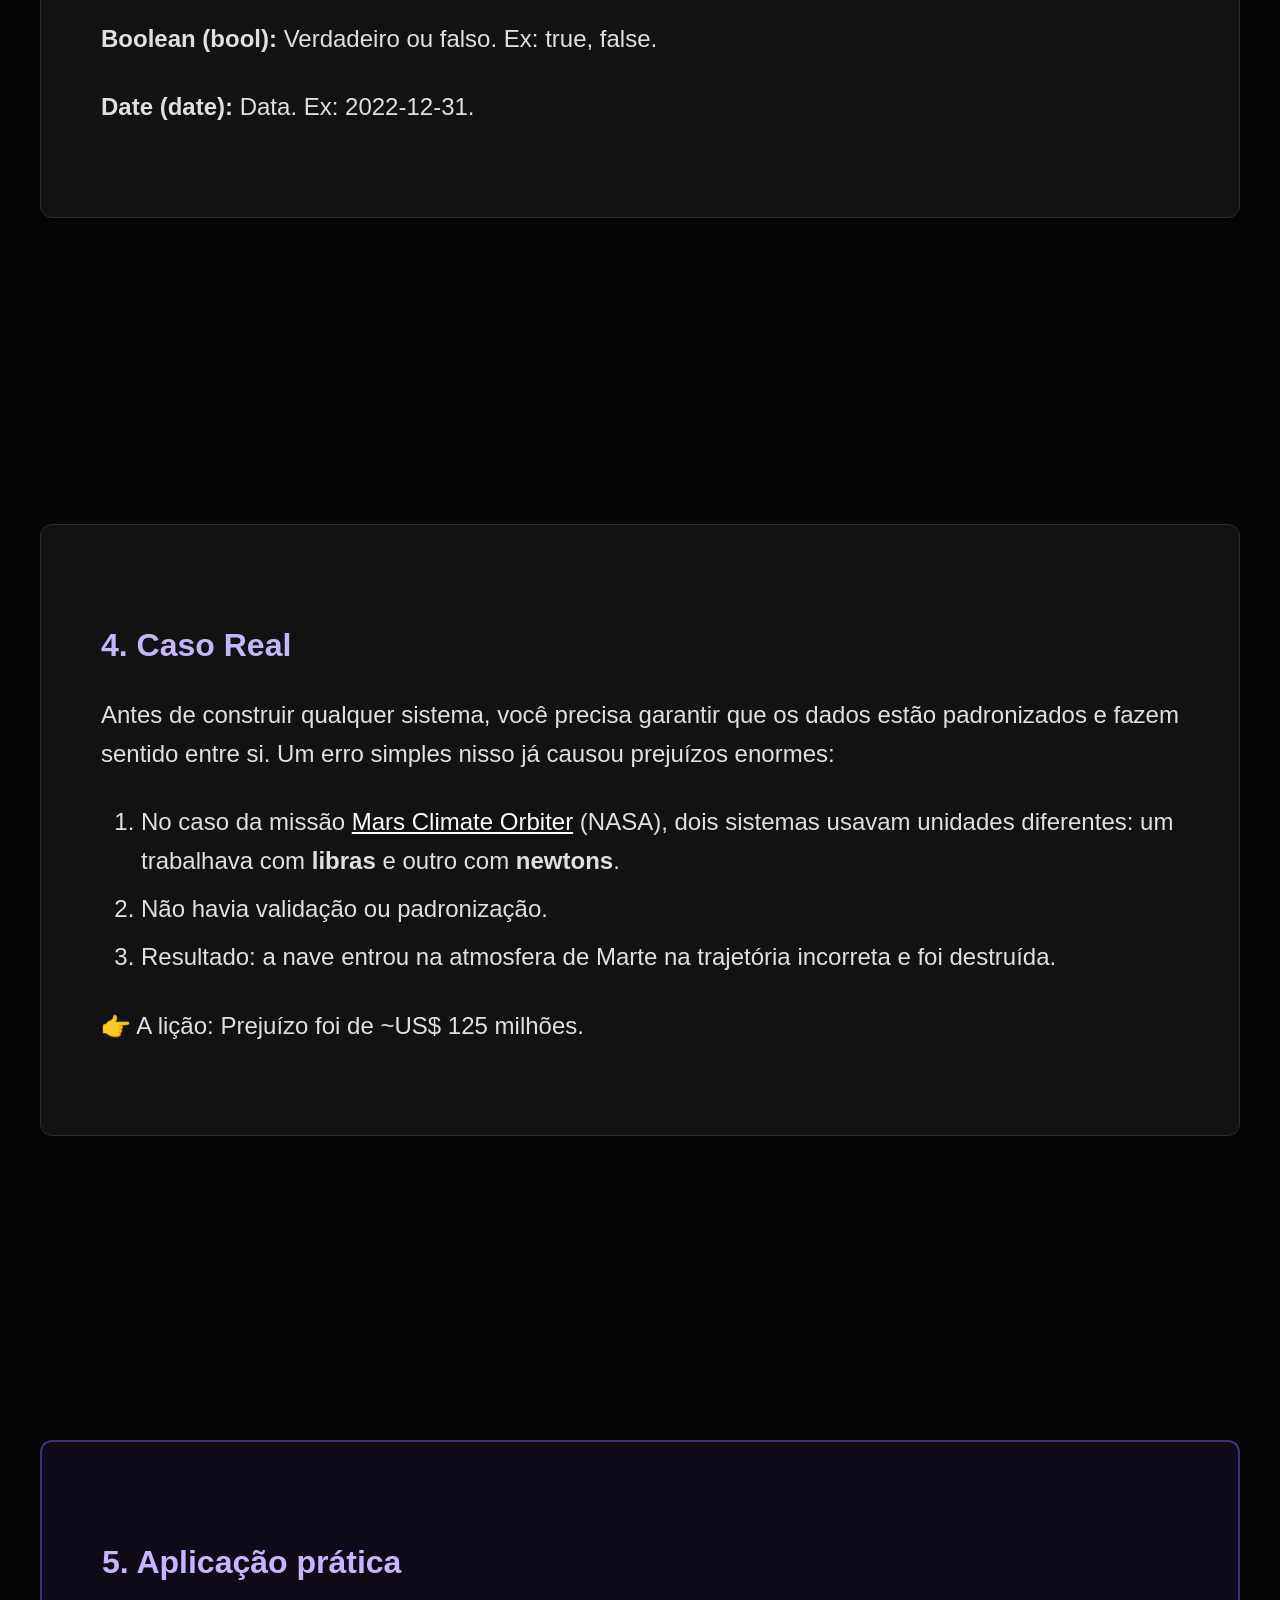
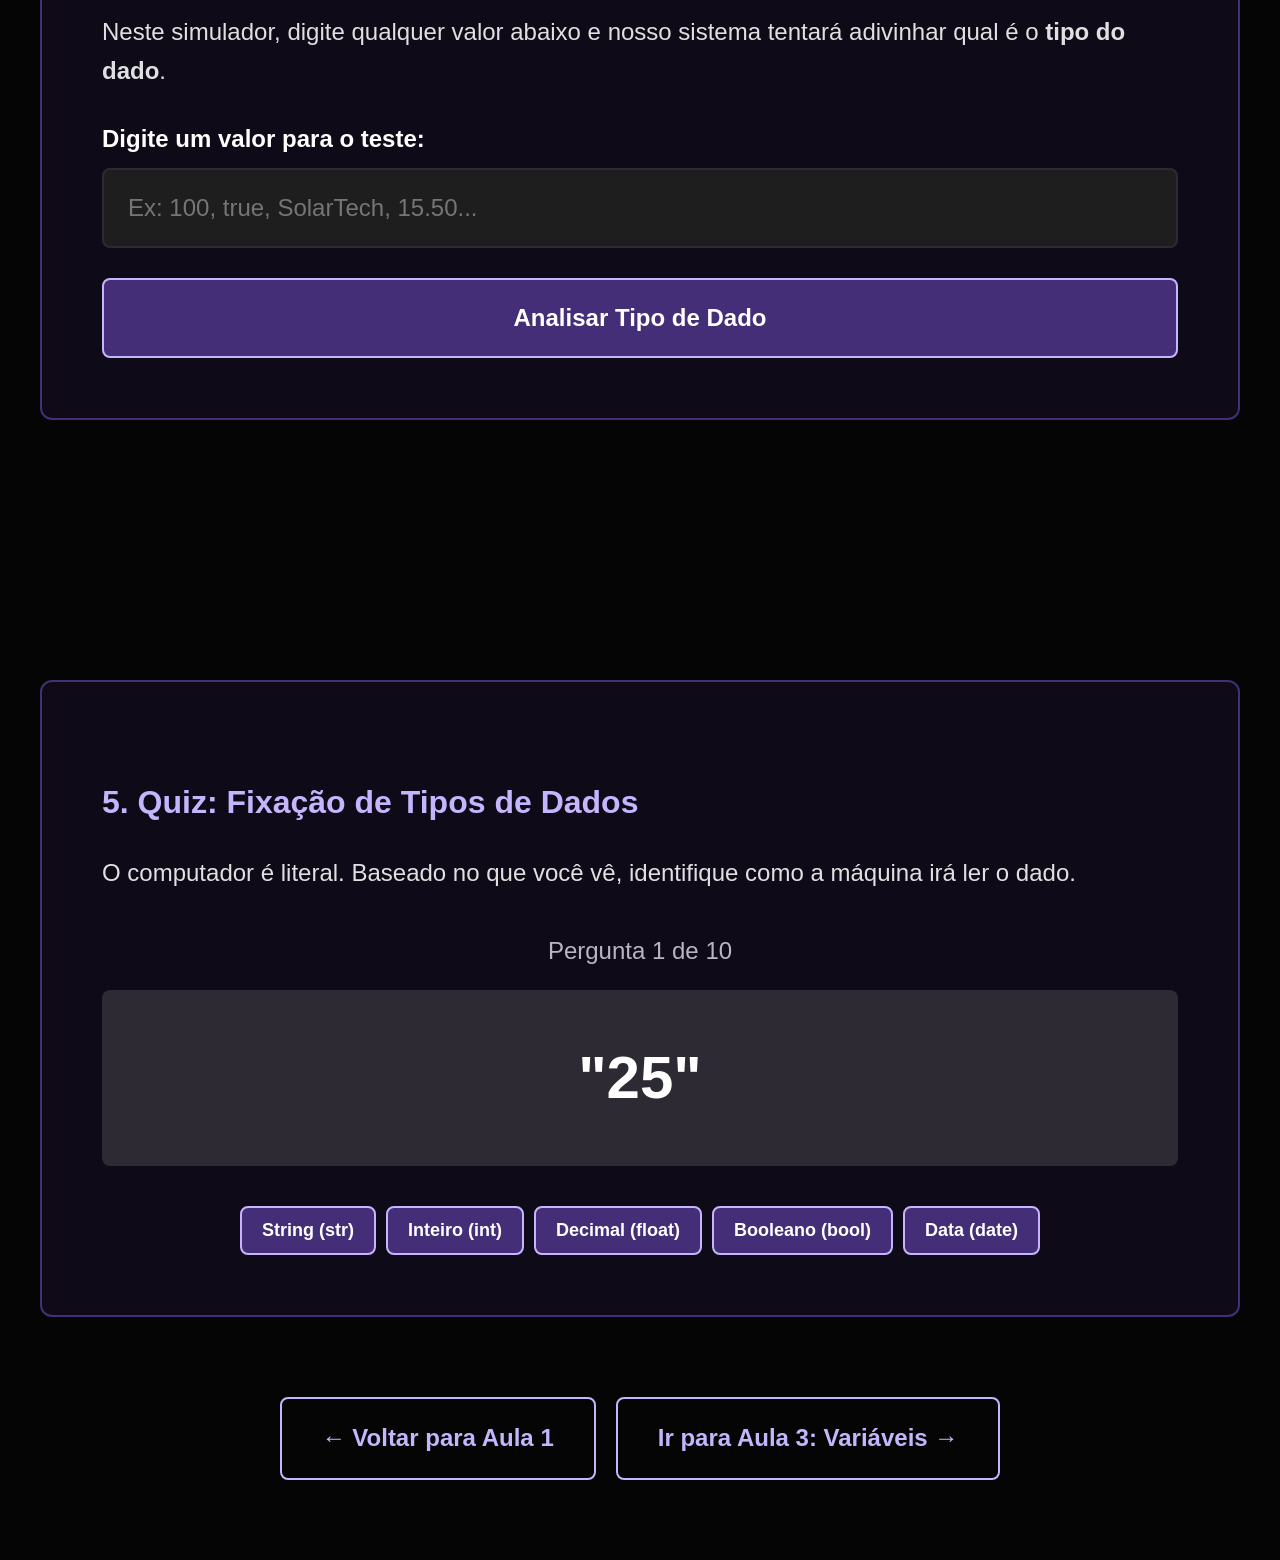
<file: curso/aula-2/index.html>
<!DOCTYPE html>
<html lang="pt-BR">

<head>
    <meta charset="UTF-8">
    <meta name="viewport" content="width=device-width, initial-scale=1.0">
    <title>Dados na Prática</title>
    <link rel="stylesheet" href="styles.css">
</head>

<body>

    <section class="step">
        <div class="container" style="text-align: center;">
            <div style="font-size: 1.5rem; font-weight: bold; color: var(--purple); margin-bottom: 1rem;">Tipos de dados
            </div>
            <h1 style="border: none; padding: 0; font-size: 3.5rem;">Dados na Prática</h1>
            <p style="font-size: 1.5rem; max-width: 600px; margin: 0 auto 2rem auto;">Campos, formatos, regras e
                desastres.</p>
            <div class="arrow-down">↓</div>
        </div>
    </section>

    <section class="step">
        <div class="container">
            <div class="card">
                <h2 class="card-header">1. Introdução: Lidando com a Sujeira</h2>
                <p>Um fluxo perfeito no papel pode quebrar no primeiro dia. O motivo? <strong>Dados ruins.</strong></p>
                <ul>
                    <li><strong>Campos obrigatórios:</strong> Sem essa informação, o fluxo nem deve começar.</li>
                    <li><strong>Padronização:</strong> Garantir que um e-mail tenha formato de e-mail e que um CEP
                        esteja completo para o cálculo de frete do kit solar.</li>
                    <li><strong>Regras (Se → Então):</strong> A espinha dorsal das decisões lógicas.</li>
                </ul>
            </div>
        </div>
    </section>

    <section class="step">
        <div class="container">
            <div class="card">
                <h2 class="card-header">2. Por que isso importa?</h2>
                <p>Na era da IA, os dados são o combustível que alimenta os modelos de aprendizado de máquina. Quanto
                    mais limpos e organizados forem os dados, mais precisos e confiáveis serão os resultados.</p>
            </div>
        </div>
    </section>

    <section class="step">
        <div class="container">
            <div class="card">
                <h2 class="card-header">3. Os principais tipos de dados</h2>
                <!-- int, str, float, boolean, date, list, dict -->
                <p><strong>Inteiro (int):</strong> Números inteiros, sem casas decimais. Ex: 10, 25, 1000.</p>
                <p><strong>String (str):</strong> Texto. Ex: "João", "Rua das Flores", "12345-678".</p>
                <p><strong>Float (float):</strong> Números com casas decimais. Ex: 10.5, 25.75, 1000.00.</p>
                <p><strong>Boolean (bool):</strong> Verdadeiro ou falso. Ex: true, false.</p>
                <p><strong>Date (date):</strong> Data. Ex: 2022-12-31.</p>
            </div>
        </div>
    </section>

    <section class="step">
        <div class="container">
            <div class="card">
                <h2 class="card-header">4. Caso Real</h2>
                <p>
                    Antes de construir qualquer sistema, você precisa garantir que os dados estão padronizados e fazem
                    sentido entre si.
                    Um erro simples nisso já causou prejuízos enormes:
                </p>
                <ol>
                    <li>
                        No caso da missão <a href="https://science.nasa.gov/mission/mars-climate-orbiter/"
                            target="_blank">Mars Climate
                            Orbiter</a> (NASA), dois sistemas usavam unidades diferentes:
                        um trabalhava com <strong>libras</strong> e outro com <strong>newtons</strong>.
                    </li>
                    <li>
                        Não havia validação ou padronização.
                    </li>
                    <li>
                        Resultado: a nave entrou na atmosfera de Marte na trajetória incorreta e foi destruída.
                    </li>
                </ol>
                <p>
                    👉 A lição: Prejuízo foi de ~US$ 125 milhões.
                </p>
            </div>
        </div>
    </section>

    <section class="step">
        <div class="container">
            <div class="card app-simulator">
                <h2 class="card-header">5. Aplicação prática</h2>
                <p>Neste simulador, digite qualquer valor abaixo e nosso sistema tentará adivinhar qual é o <strong>tipo
                        do dado</strong>.</p>

                <form id="type-tester-form">
                    <div class="form-group">
                        <label for="dado-input">Digite um valor para o teste:</label>
                        <input type="text" id="dado-input" placeholder="Ex: 100, true, SolarTech, 15.50..." required>
                    </div>

                    <button type="submit">Analisar Tipo de Dado</button>
                </form>

                <div id="resultado" class="simulator-result">
                    <h3 style="margin-bottom:1rem;color:var(--white);">Resultado da Análise</h3>
                    <div class="flow-step">
                        <span class="badge">VALOR DIGITADO</span>
                        <span id="log-valor">--</span>
                    </div>
                    <div class="flow-step">
                        <span class="badge" style="background-color: var(--purple-dark);">TIPO INFERIDO</span>
                        <span id="log-tipo" style="font-weight: bold; font-size: 1.2rem;">--</span>
                    </div>
                </div>
            </div>
        </div>
    </section>

    <section class="step">
        <div class="container">
            <div class="card app-simulator">
                <h2 class="card-header">5. Quiz: Fixação de Tipos de Dados</h2>
                <p>O computador é literal. Baseado no que você vê, identifique como a máquina irá ler o dado.</p>

                <div id="quiz-container" style="text-align: center; margin-top: 2rem;">
                    <div style="font-size: 1.2rem; margin-bottom: 1rem; color: var(--text-gray);">Pergunta <span
                            id="quiz-counter">1</span> de 10</div>

                    <div id="quiz-value"
                        style="font-size: 3rem; font-weight: bold; color: var(--white); padding: 2rem; background: var(--gray); border-radius: 8px; margin-bottom: 2rem;">
                        <!-- Valor aqui -->
                    </div>

                    <div style="display: flex; gap: 0.5rem; justify-content: center; flex-wrap: wrap;">
                        <button type="button" class="quiz-btn" data-type="str"
                            style="width: auto; padding: 0.6rem 1rem; font-size: 0.9rem;">String (str)</button>
                        <button type="button" class="quiz-btn" data-type="int"
                            style="width: auto; padding: 0.6rem 1rem; font-size: 0.9rem;">Inteiro (int)</button>
                        <button type="button" class="quiz-btn" data-type="float"
                            style="width: auto; padding: 0.6rem 1rem; font-size: 0.9rem;">Decimal (float)</button>
                        <button type="button" class="quiz-btn" data-type="bool"
                            style="width: auto; padding: 0.6rem 1rem; font-size: 0.9rem;">Booleano (bool)</button>
                        <button type="button" class="quiz-btn" data-type="date"
                            style="width: auto; padding: 0.6rem 1rem; font-size: 0.9rem;">Data (date)</button>
                    </div>

                    <div id="quiz-feedback"
                        style="margin-top: 1.5rem; font-size: 1.2rem; text-align: left; min-height: 3rem; padding: 1rem; border-radius: 8px; display: none;">
                    </div>
                </div>

                <div id="quiz-end" style="display: none; text-align: center; margin-top: 2rem;">
                    <div style="font-size: 4rem; margin-bottom: 1rem;">🎯</div>
                    <h3 style="color: var(--white);">Desafio Concluído!</h3>
                    <p style="font-size: 1.5rem; margin-bottom: 2rem;">Você acertou <strong id="quiz-score">--</strong>
                        de 10 perguntas.</p>
                    <button type="button" id="btn-restart-quiz">Tentar Novamente</button>
                </div>
            </div>

            <footer>
                <a href="../aula-1/index.html" class="btn-nav">← Voltar para Aula 1</a>
                <a href="../aula-3/index.html" class="btn-next">Ir para Aula 3: Variáveis →</a>
            </footer>
        </div>
    </section>

    <script src="script.js"></script>
</body>

</html>
</file>
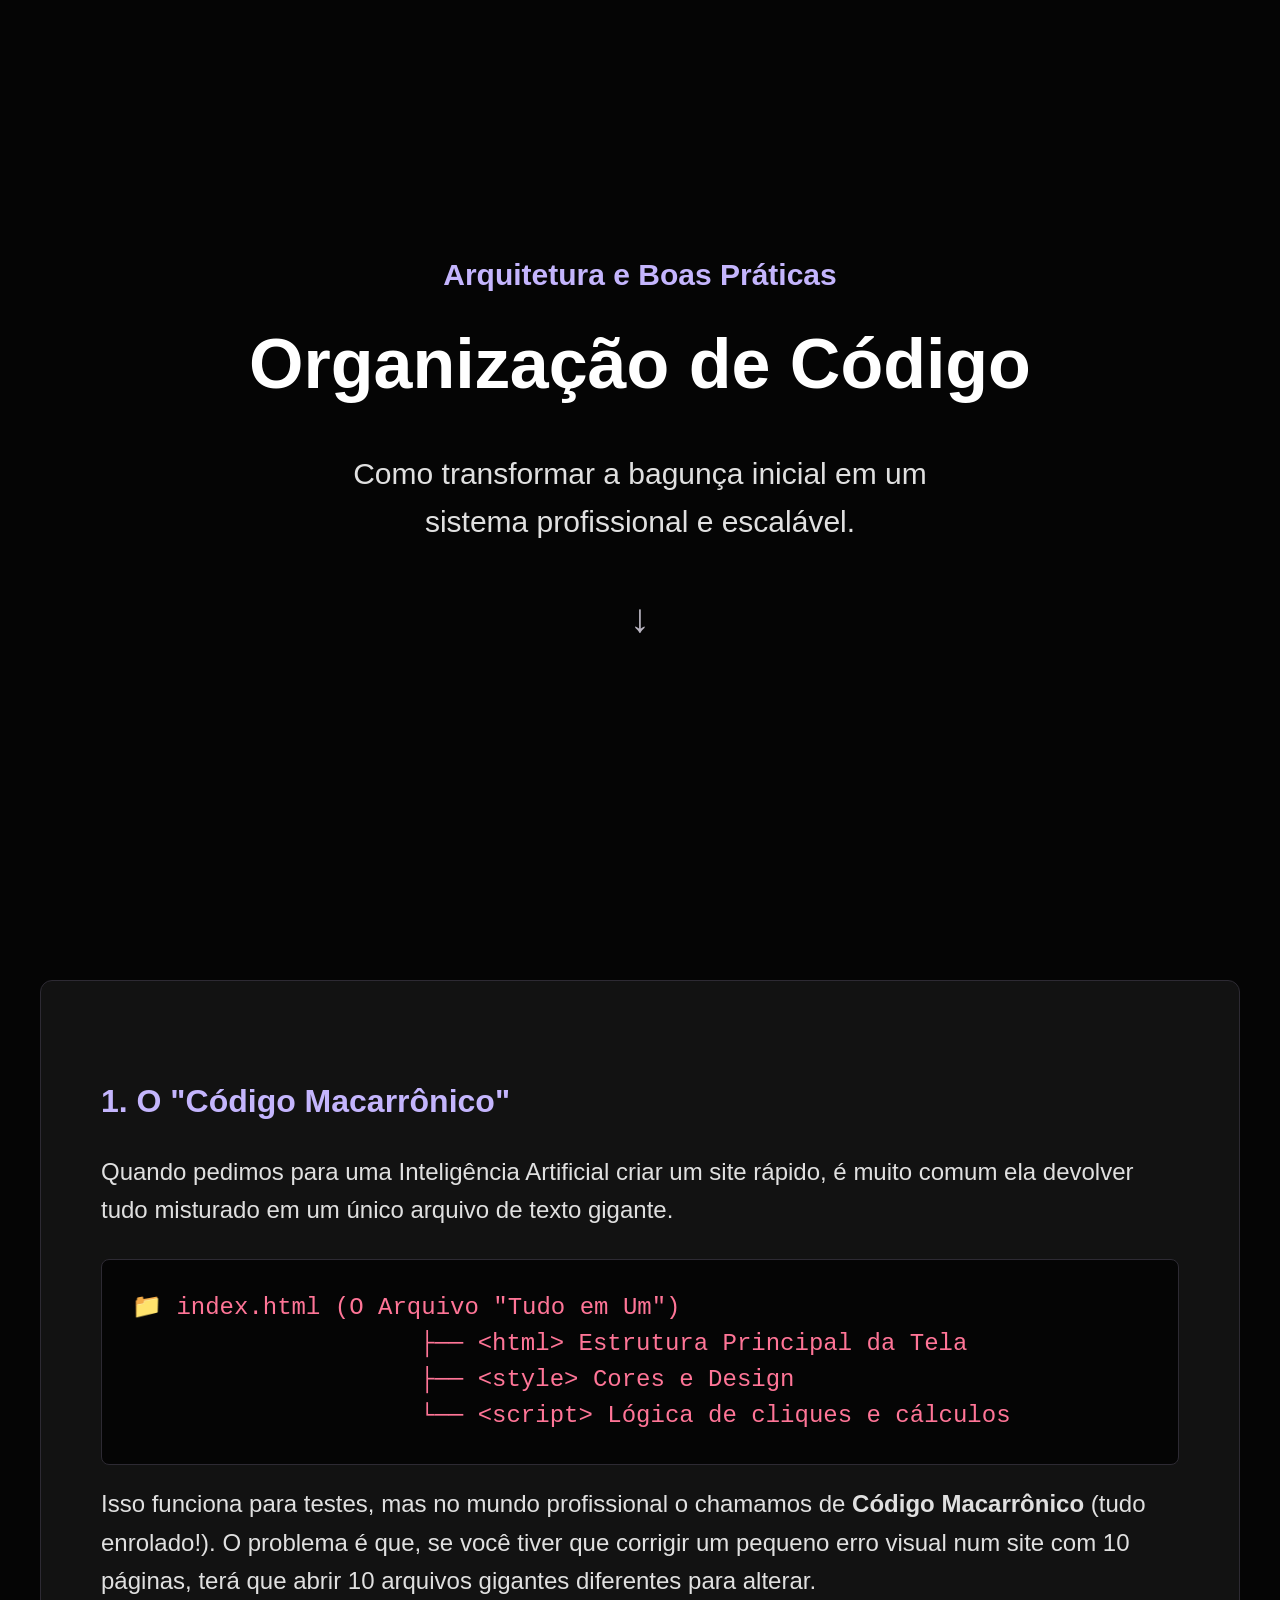
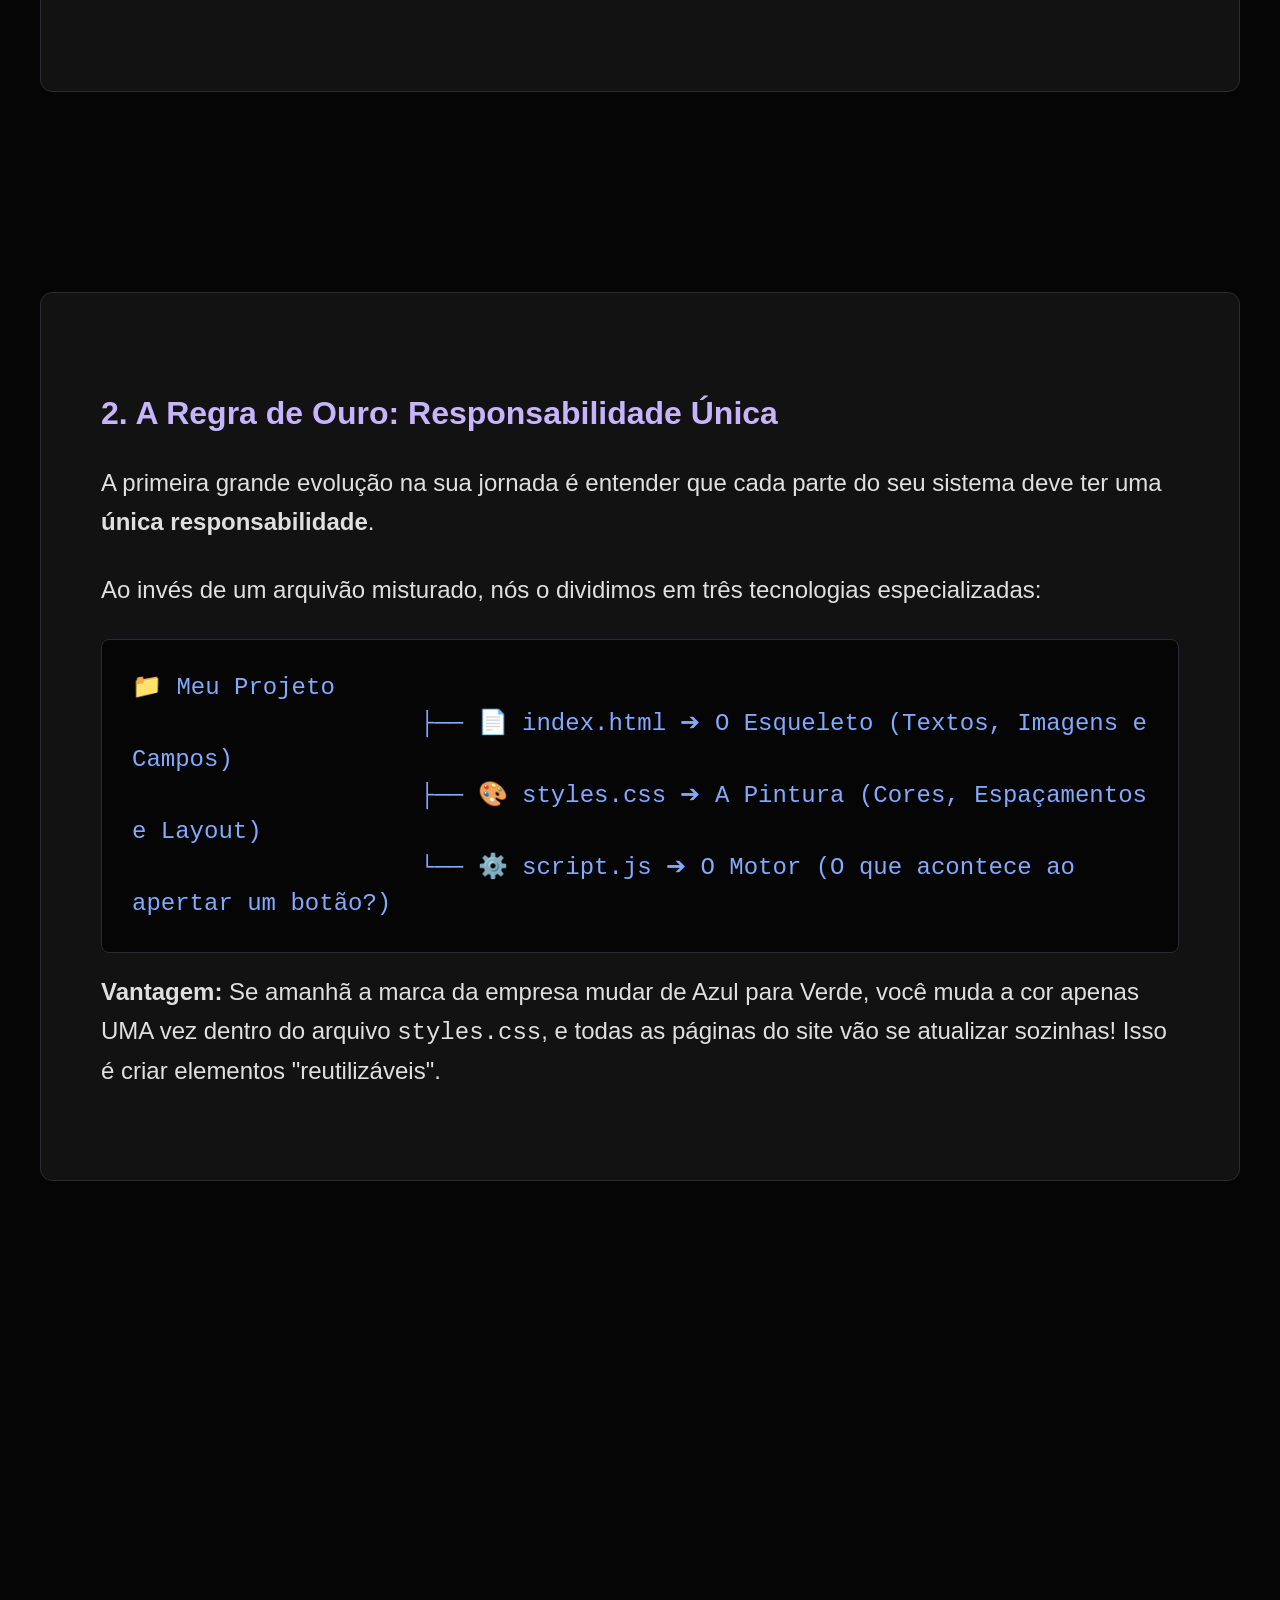
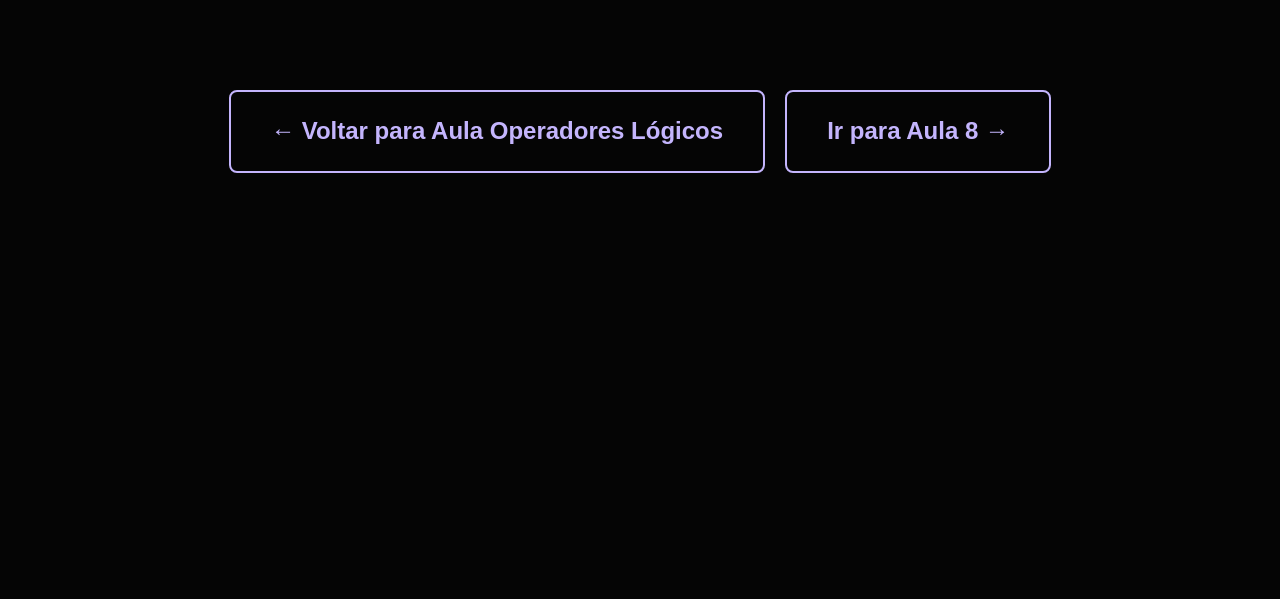
<file: curso/aula-7/index.html>
<!DOCTYPE html>
<html lang="pt-BR">

<head>
    <meta charset="UTF-8">
    <meta name="viewport" content="width=device-width, initial-scale=1.0">
    <title>Organização de Código</title>
    <link rel="stylesheet" href="styles.css">
    <style>
        .code-block {
            background-color: var(--black, #1e1e1e);
            padding: 1.5rem;
            border-radius: 8px;
            font-family: monospace;
            margin: 1rem 0;
            border: 1px solid var(--gray, #333);
            white-space: pre-wrap;
            line-height: 1.5;
        }
    </style>
</head>

<body>

    <section class="step">
        <div class="container" style="text-align: center;">
            <div style="font-size: 1.5rem; font-weight: bold; color: var(--purple, #bb86fc); margin-bottom: 1rem;">
                Arquitetura e Boas Práticas</div>
            <h1 style="border: none; padding: 0; font-size: 3.5rem;">Organização de Código</h1>
            <p style="font-size: 1.5rem; max-width: 600px; margin: 0 auto 2rem auto;">Como transformar a bagunça inicial
                em um sistema profissional e escalável.</p>
            <div class="arrow-down">↓</div>
        </div>
    </section>

    <section class="step">
        <div class="container">
            <div class="card">
                <h2 class="card-header">1. O "Código Macarrônico"</h2>
                <p>Quando pedimos para uma Inteligência Artificial criar um site rápido, é muito comum ela devolver tudo
                    misturado em um único arquivo de texto gigante.</p>
                <div class="code-block" style="color: #ff7597;">📁 index.html (O Arquivo "Tudo em Um")
                    ├── &lt;html&gt; Estrutura Principal da Tela
                    ├── &lt;style&gt; Cores e Design
                    └── &lt;script&gt; Lógica de cliques e cálculos</div>
                <p>Isso funciona para testes, mas no mundo profissional o chamamos de <strong>Código
                        Macarrônico</strong> (tudo enrolado!). O problema é que, se você tiver que corrigir um pequeno
                    erro visual num site com 10 páginas, terá que abrir 10 arquivos gigantes diferentes para alterar.
                </p>
            </div>
        </div>
    </section>

    <section class="step">
        <div class="container">
            <div class="card">
                <h2 class="card-header">2. A Regra de Ouro: Responsabilidade Única</h2>
                <p>A primeira grande evolução na sua jornada é entender que cada parte do seu sistema deve ter uma
                    <strong>única responsabilidade</strong>.
                </p>
                <p>Ao invés de um arquivão misturado, nós o dividimos em três tecnologias especializadas:</p>

                <div class="code-block" style="color: #82aaff;">📁 Meu Projeto
                    ├── 📄 index.html ➔ O Esqueleto (Textos, Imagens e Campos)
                    ├── 🎨 styles.css ➔ A Pintura (Cores, Espaçamentos e Layout)
                    └── ⚙️ script.js ➔ O Motor (O que acontece ao apertar um botão?)</div>

                <p><strong>Vantagem:</strong> Se amanhã a marca da empresa mudar de Azul para Verde, você muda a cor
                    apenas UMA vez dentro do arquivo <code>styles.css</code>, e todas as páginas do site vão se
                    atualizar sozinhas! Isso é criar elementos "reutilizáveis".</p>
            </div>
        </div>
    </section>

    <section class="step">
        <div class="container" style="padding-bottom: 4rem;">
            <footer>
                <a href="../aula-operadores-logicos/index.html" class="btn-nav">← Voltar para Aula Operadores Lógicos</a>
                <a href="../aula-8/index.html" class="btn-nav">Ir para Aula 8 →</a>
            </footer>
        </div>
    </section>

</body>

</html>
</file>
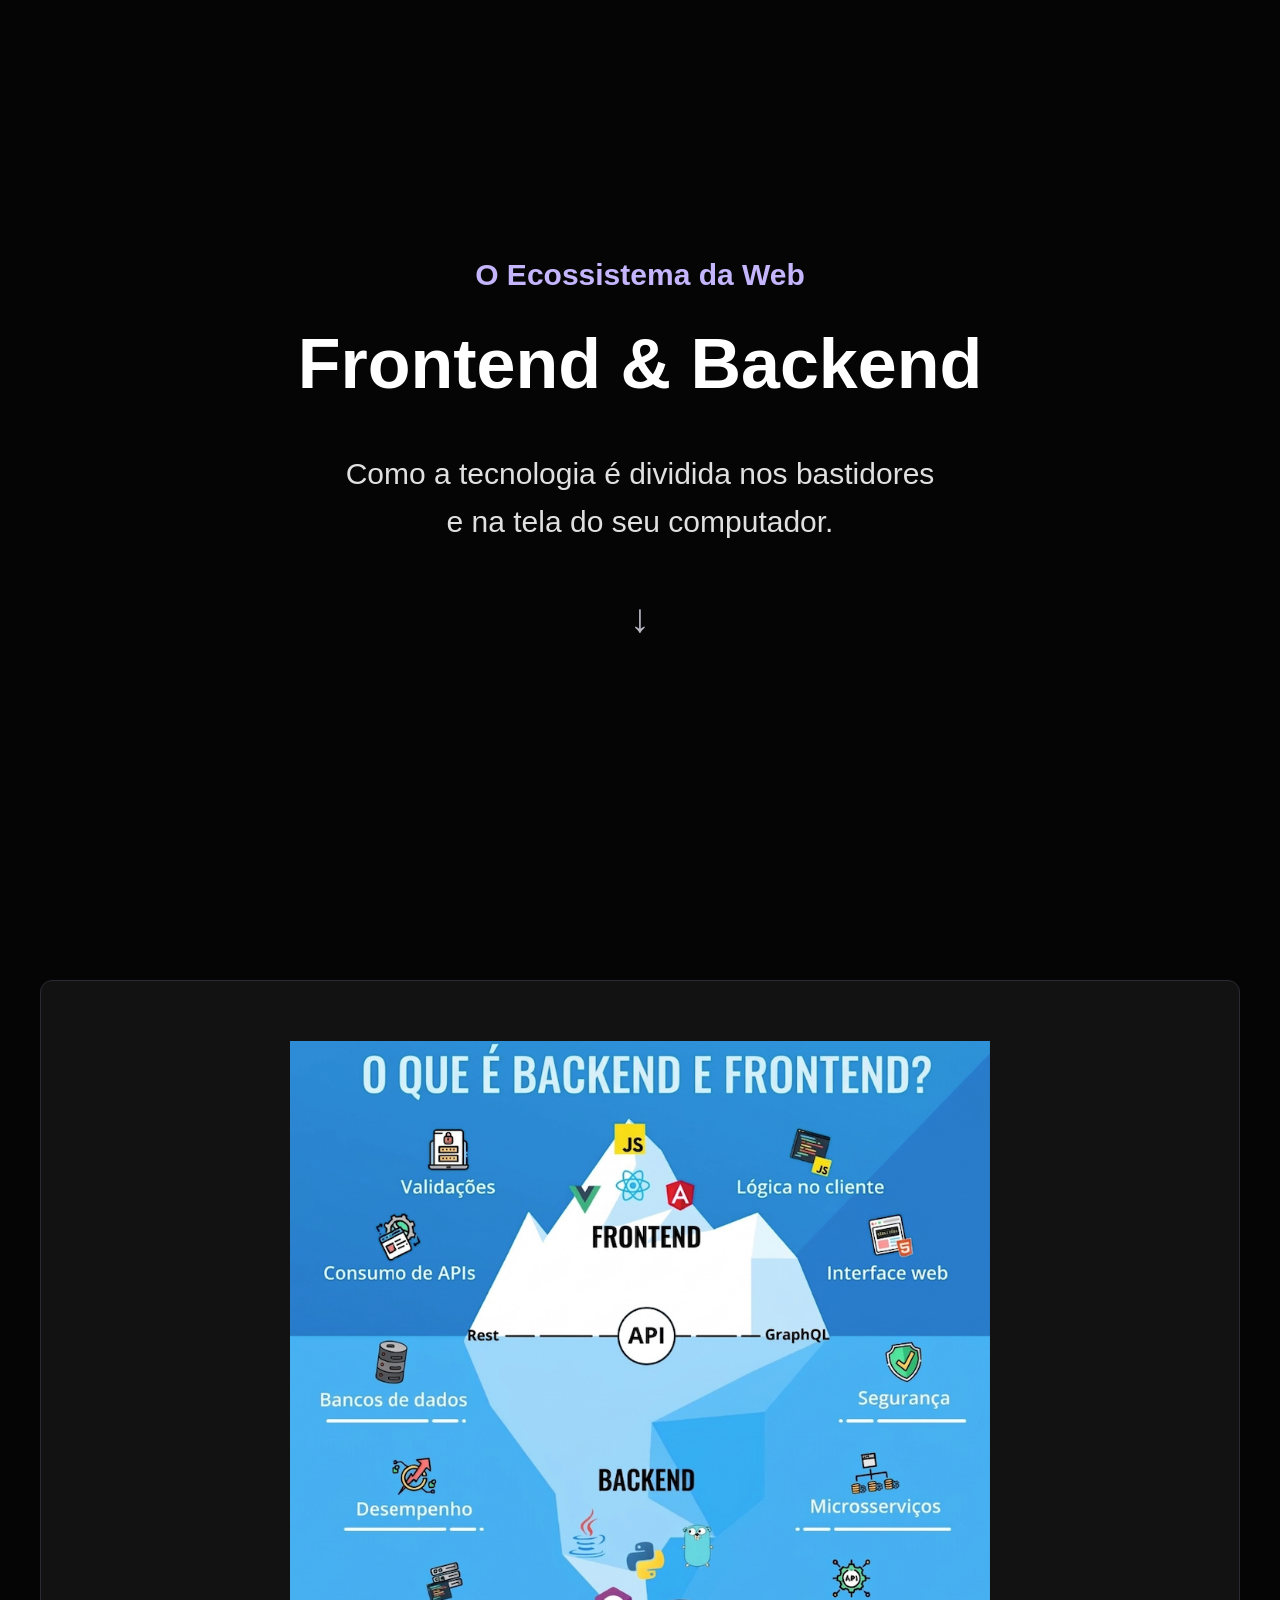
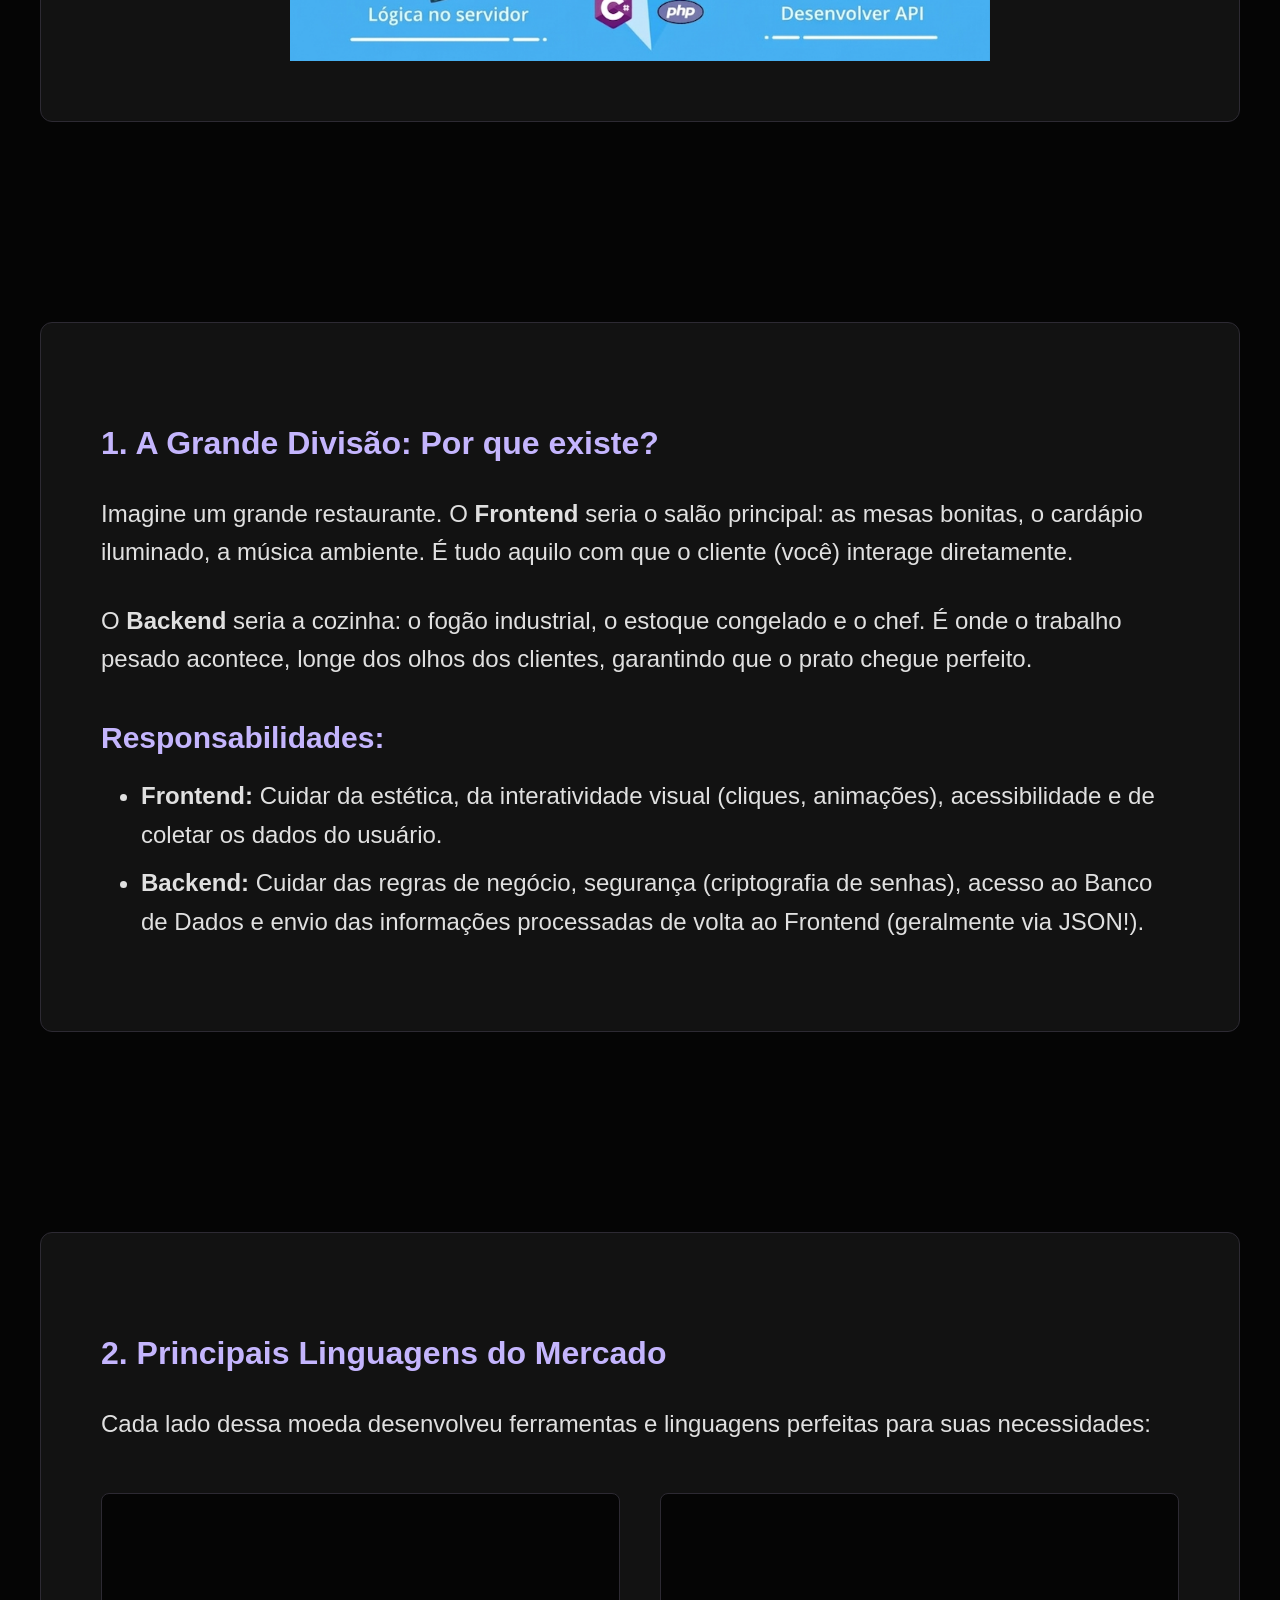
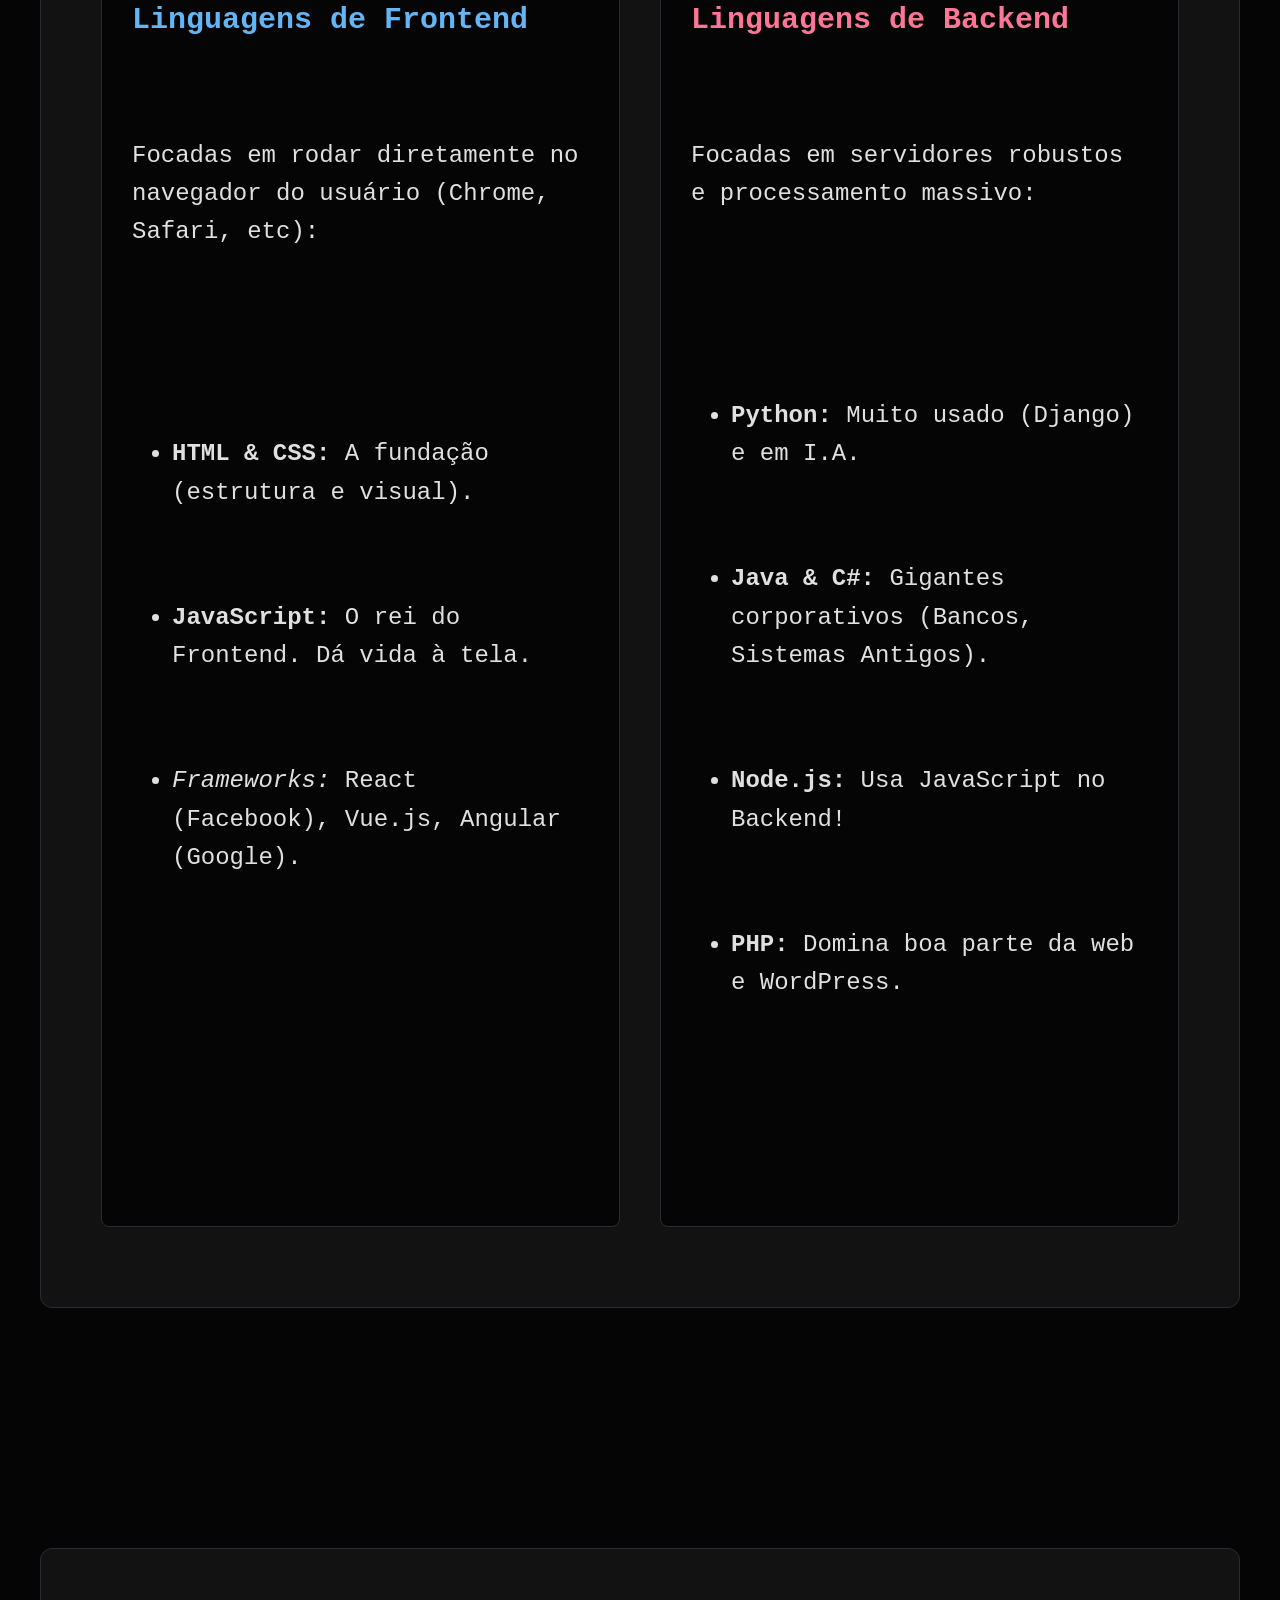
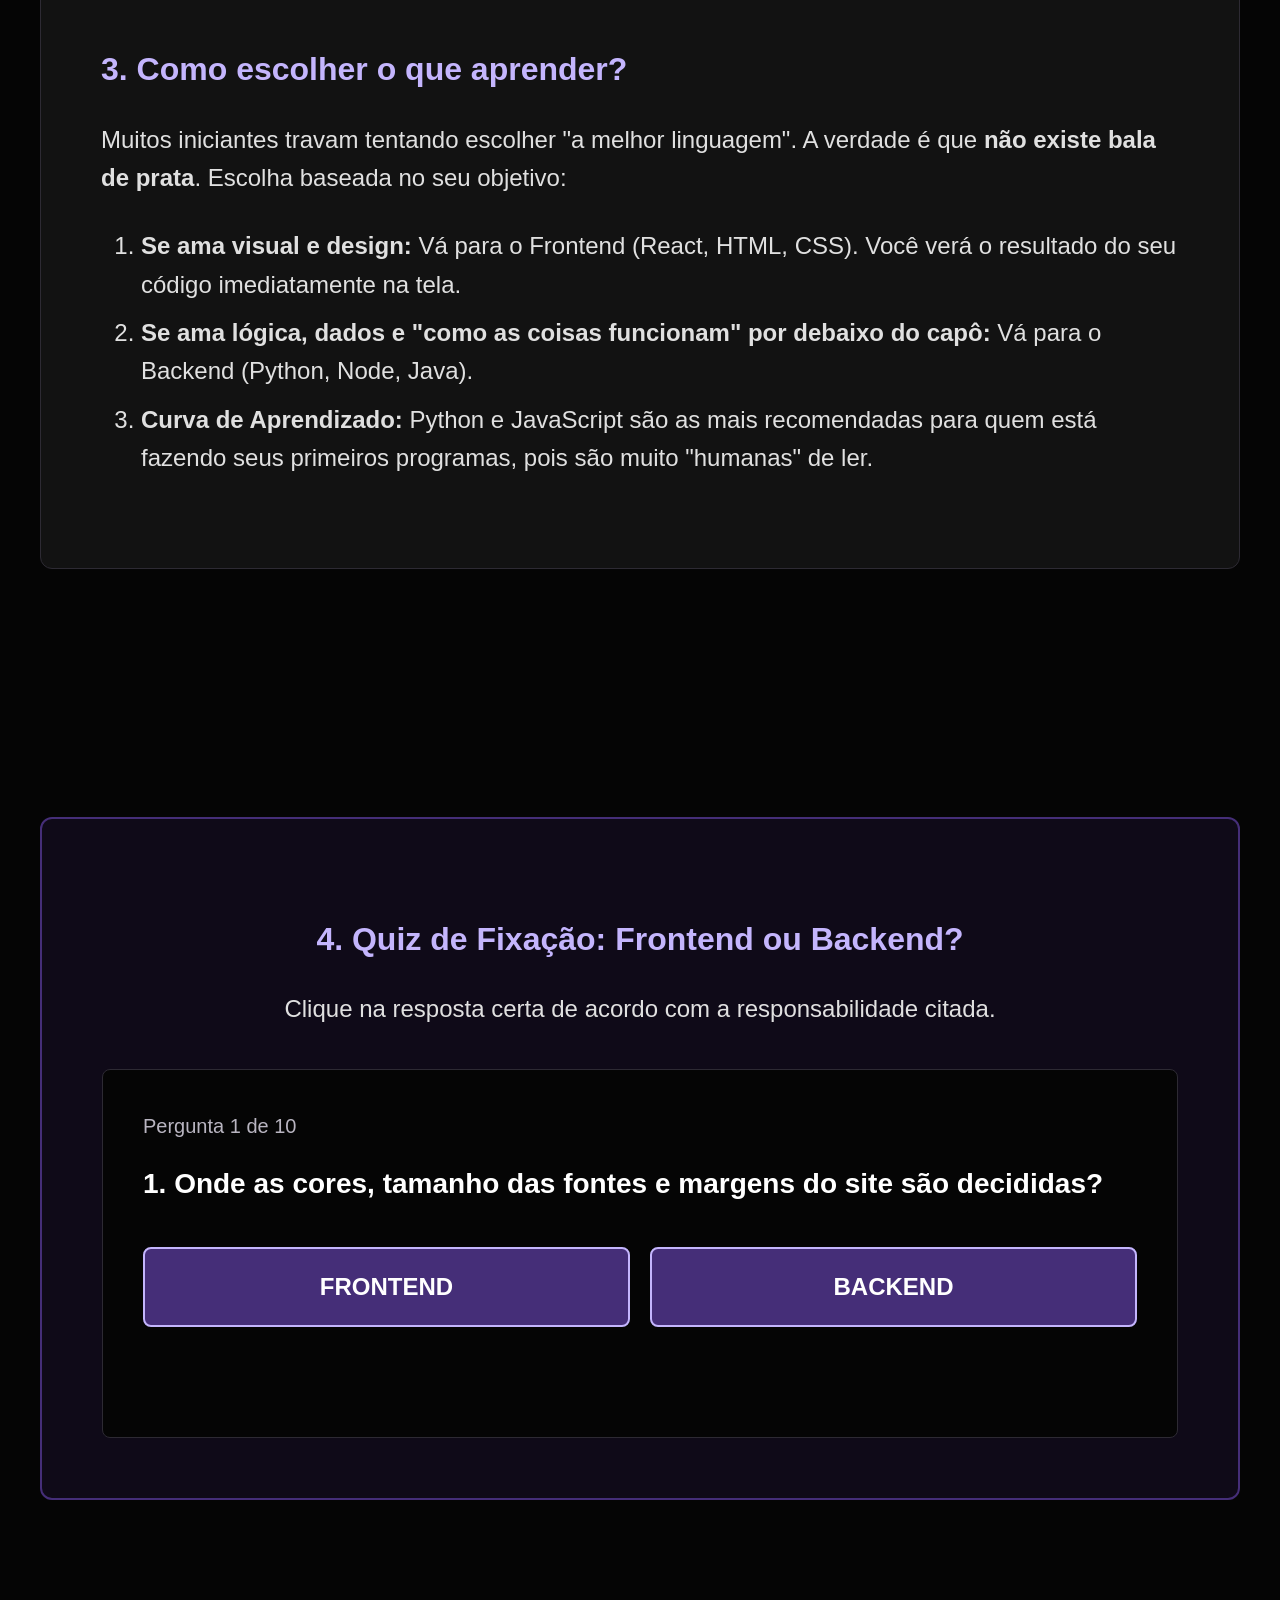
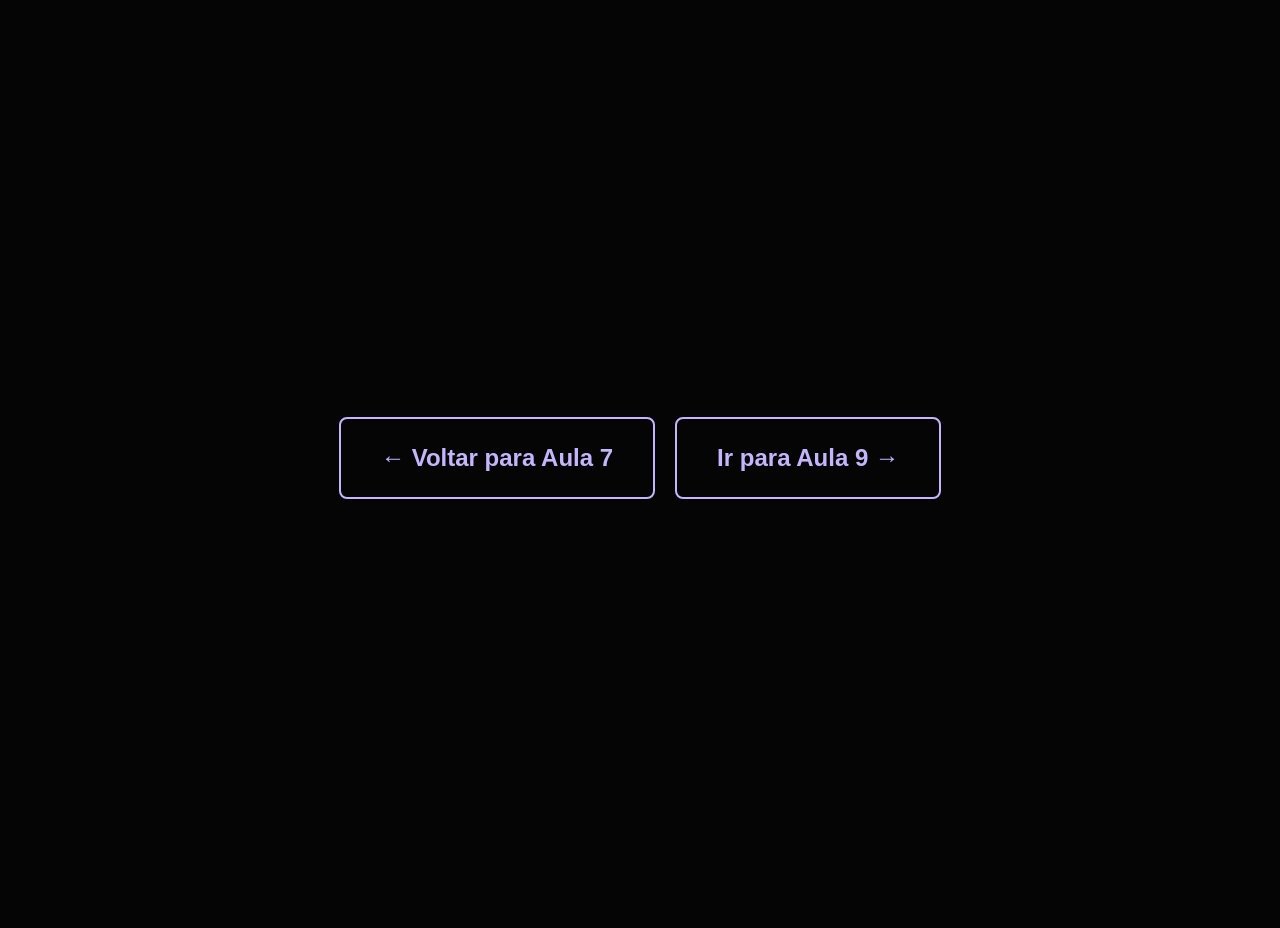
<file: curso/aula-8/index.html>
<!DOCTYPE html>
<html lang="pt-BR">

<head>
    <meta charset="UTF-8">
    <meta name="viewport" content="width=device-width, initial-scale=1.0">
    <title>O que é Frontend e Backend</title>
    <link rel="stylesheet" href="styles.css">
</head>

<body>

    <section class="step">
        <div class="container" style="text-align: center;">
            <div style="font-size: 1.5rem; font-weight: bold; color: var(--purple); margin-bottom: 1rem;">O Ecossistema
                da Web</div>
            <h1 style="border: none; padding: 0; font-size: 3.5rem;">Frontend & Backend</h1>
            <p style="font-size: 1.5rem; max-width: 600px; margin: 0 auto 2rem auto;">Como a tecnologia é dividida nos
                bastidores e na tela do seu computador.</p>
            <div class="arrow-down">↓</div>
        </div>
    </section>

    <section class="step">
        <div class="container">
            <div class="card" style="display: flex; justify-content: center; align-items: center;">
                <img src="/curso/aula-8/f-b.png" alt="frontend e backend" style="width: 65%;">
            </div>
        </div>
    </section>


    <section class="step">
        <div class="container">
            <div class="card">
                <h2 class="card-header">1. A Grande Divisão: Por que existe?</h2>
                <p>Imagine um grande restaurante. O <strong>Frontend</strong> seria o salão principal: as mesas bonitas,
                    o cardápio iluminado, a música ambiente. É tudo aquilo com que o cliente (você) interage
                    diretamente.</p>
                <p>O <strong>Backend</strong> seria a cozinha: o fogão industrial, o estoque congelado e o chef. É onde
                    o trabalho pesado acontece, longe dos olhos dos clientes, garantindo que o prato chegue perfeito.
                </p>
                <h3>Responsabilidades:</h3>
                <ul>
                    <li><strong>Frontend:</strong> Cuidar da estética, da interatividade visual (cliques, animações),
                        acessibilidade e de coletar os dados do usuário.</li>
                    <li><strong>Backend:</strong> Cuidar das regras de negócio, segurança (criptografia de senhas),
                        acesso ao Banco de Dados e envio das informações processadas de volta ao Frontend (geralmente
                        via
                        JSON!).</li>
                </ul>
            </div>
        </div>
    </section>

    <section class="step">
        <div class="container">
            <div class="card">
                <h2 class="card-header">2. Principais Linguagens do Mercado</h2>
                <p>Cada lado dessa moeda desenvolveu ferramentas e linguagens perfeitas para suas necessidades:</p>

                <div style="display: flex; gap: 2rem; flex-wrap: wrap;">
                    <div class="code-block" style="flex: 1; min-width: 300px;">
                        <h3 style="color: #64b5f6; margin-top: 0;">Linguagens de Frontend</h3>
                        <p>Focadas em rodar diretamente no navegador do usuário (Chrome, Safari, etc):</p>
                        <ul>
                            <li><strong>HTML & CSS:</strong> A fundação (estrutura e visual).</li>
                            <li><strong>JavaScript:</strong> O rei do Frontend. Dá vida à tela.</li>
                            <li><em>Frameworks:</em> React (Facebook), Vue.js, Angular (Google).</li>
                        </ul>
                    </div>
                    <div class="code-block" style="flex: 1; min-width: 300px;">
                        <h3 style="color: #ff7597; margin-top: 0;">Linguagens de Backend</h3>
                        <p>Focadas em servidores robustos e processamento massivo:</p>
                        <ul>
                            <li><strong>Python:</strong> Muito usado (Django) e em I.A.</li>
                            <li><strong>Java & C#:</strong> Gigantes corporativos (Bancos, Sistemas Antigos).</li>
                            <li><strong>Node.js:</strong> Usa JavaScript no Backend!</li>
                            <li><strong>PHP:</strong> Domina boa parte da web e WordPress.</li>
                        </ul>
                    </div>
                </div>
            </div>
        </div>
    </section>

    <section class="step">
        <div class="container">
            <div class="card">
                <h2 class="card-header">3. Como escolher o que aprender?</h2>
                <p>Muitos iniciantes travam tentando escolher "a melhor linguagem". A verdade é que <strong>não existe
                        bala de prata</strong>. Escolha baseada no seu objetivo:</p>
                <ol>
                    <li><strong>Se ama visual e design:</strong> Vá para o Frontend (React, HTML, CSS). Você verá o
                        resultado do seu código imediatamente na tela.</li>
                    <li><strong>Se ama lógica, dados e "como as coisas funcionam" por debaixo do capô:</strong> Vá para
                        o Backend (Python, Node, Java).</li>
                    <li><strong>Curva de Aprendizado:</strong> Python e JavaScript são as mais recomendadas para quem
                        está fazendo seus primeiros programas, pois são muito "humanas" de ler.</li>
                </ol>
            </div>
        </div>
    </section>

    <section class="step">
        <div class="container">
            <div class="card app-simulator">
                <h2 class="card-header" style="text-align: center;">4. Quiz de Fixação: Frontend ou Backend?</h2>
                <p style="text-align: center;">Clique na resposta certa de acordo com a responsabilidade citada.</p>

                <div class="quiz-container">
                    <div class="quiz-progress" id="q-progress">Pergunta 1 de 10</div>
                    <div class="quiz-question" id="q-text">1. Onde as cores e os botões da tela são programados?</div>

                    <div class="quiz-options">
                        <button class="quiz-btn" onclick="checkAnswer('FRONTEND')">FRONTEND</button>
                        <button class="quiz-btn" onclick="checkAnswer('BACKEND')">BACKEND</button>
                    </div>

                    <div class="quiz-feedback" id="q-feedback"></div>
                </div>
            </div>
        </div>
    </section>

    <section class="step">
        <div class="container" style="padding-bottom: 4rem;">
            <footer>
                <a href="../aula-7/index.html" class="btn-nav">← Voltar para Aula 7</a>
                <!-- Oculto até término do quiz? Opcional. -->
                <a href="../aula-9/index.html" class="btn-nav" style="visibility: visible;" id="btn-next-class">Ir para
                    Aula 9 →</a>
            </footer>
        </div>
    </section>

    <script>
        const questions = [
            { text: "1. Onde as cores, tamanho das fontes e margens do site são decididas?", answer: "FRONTEND" },
            { text: "2. Onde é feita a verificação se o usuário tem saldo no banco antes da compra?", answer: "BACKEND" },
            { text: "3. O código que exibe a animação de 'Carregando...' quando clicamos em um botão.", answer: "FRONTEND" },
            { text: "4. A estrutura que se conecta com o Banco de Dados para buscar o catálogo de produtos inteiro.", answer: "BACKEND" },
            { text: "5. A tela que você está vendo e clicando neste exato momento.", answer: "FRONTEND" },
            { text: "6. Linguagens como Python, Java e C# brilham mais tradicionalmente em qual lado?", answer: "BACKEND" },
            { text: "7. Tecnologias como HTML, CSS e React atuam em que área?", answer: "FRONTEND" },
            { text: "8. A segurança primária de um aplicativo de banco que criptografa os cartões de crédito vive no...", answer: "BACKEND" },
            { text: "9. Se quisermos criar um modo escuro (Dark Mode) para nossa aplicação, o código responsável será do...", answer: "FRONTEND" },
            { text: "10. Se a receita da Netflix de 'sugestões baseadas no que você assistiu' fosse processada pelo computador, onde ela rodaria?", answer: "BACKEND" },
        ];

        let currentQuestion = 0;
        let correctCount = 0;

        const elText = document.getElementById("q-text");
        const elProgress = document.getElementById("q-progress");
        const elFeedback = document.getElementById("q-feedback");
        const optionsDiv = document.querySelector(".quiz-options");

        function loadQuestion() {
            if (currentQuestion < questions.length) {
                elText.innerText = questions[currentQuestion].text;
                elProgress.innerText = `Pergunta ${currentQuestion + 1} de ${questions.length}`;
                elFeedback.innerText = "";
            } else {
                elText.innerText = "🎉 Quiz concluído!";
                optionsDiv.style.display = "none";
                elProgress.innerText = "Resultado Final";
                elFeedback.innerHTML = `<span style="color: #00e676;">Você acertou ${correctCount} de ${questions.length} perguntas! Excelente!</span>`;
            }
        }

        function checkAnswer(chosen) {
            const context = questions[currentQuestion];
            if (chosen === context.answer) {
                correctCount++;
                elFeedback.innerHTML = "<span style='color: #00e676;'>✅ Resposta Correta!</span>";
            } else {
                elFeedback.innerHTML = `<span style='color: #ff5252;'>❌ Incorreto! A resposta era ${context.answer}.</span>`;
            }

            optionsDiv.style.display = "none"; // Hide temporarily

            setTimeout(() => {
                currentQuestion++;
                optionsDiv.style.display = "flex";
                loadQuestion();
            }, 2000);
        }

        // Initialize
        loadQuestion();
    </script>
</body>

</html>
</file>
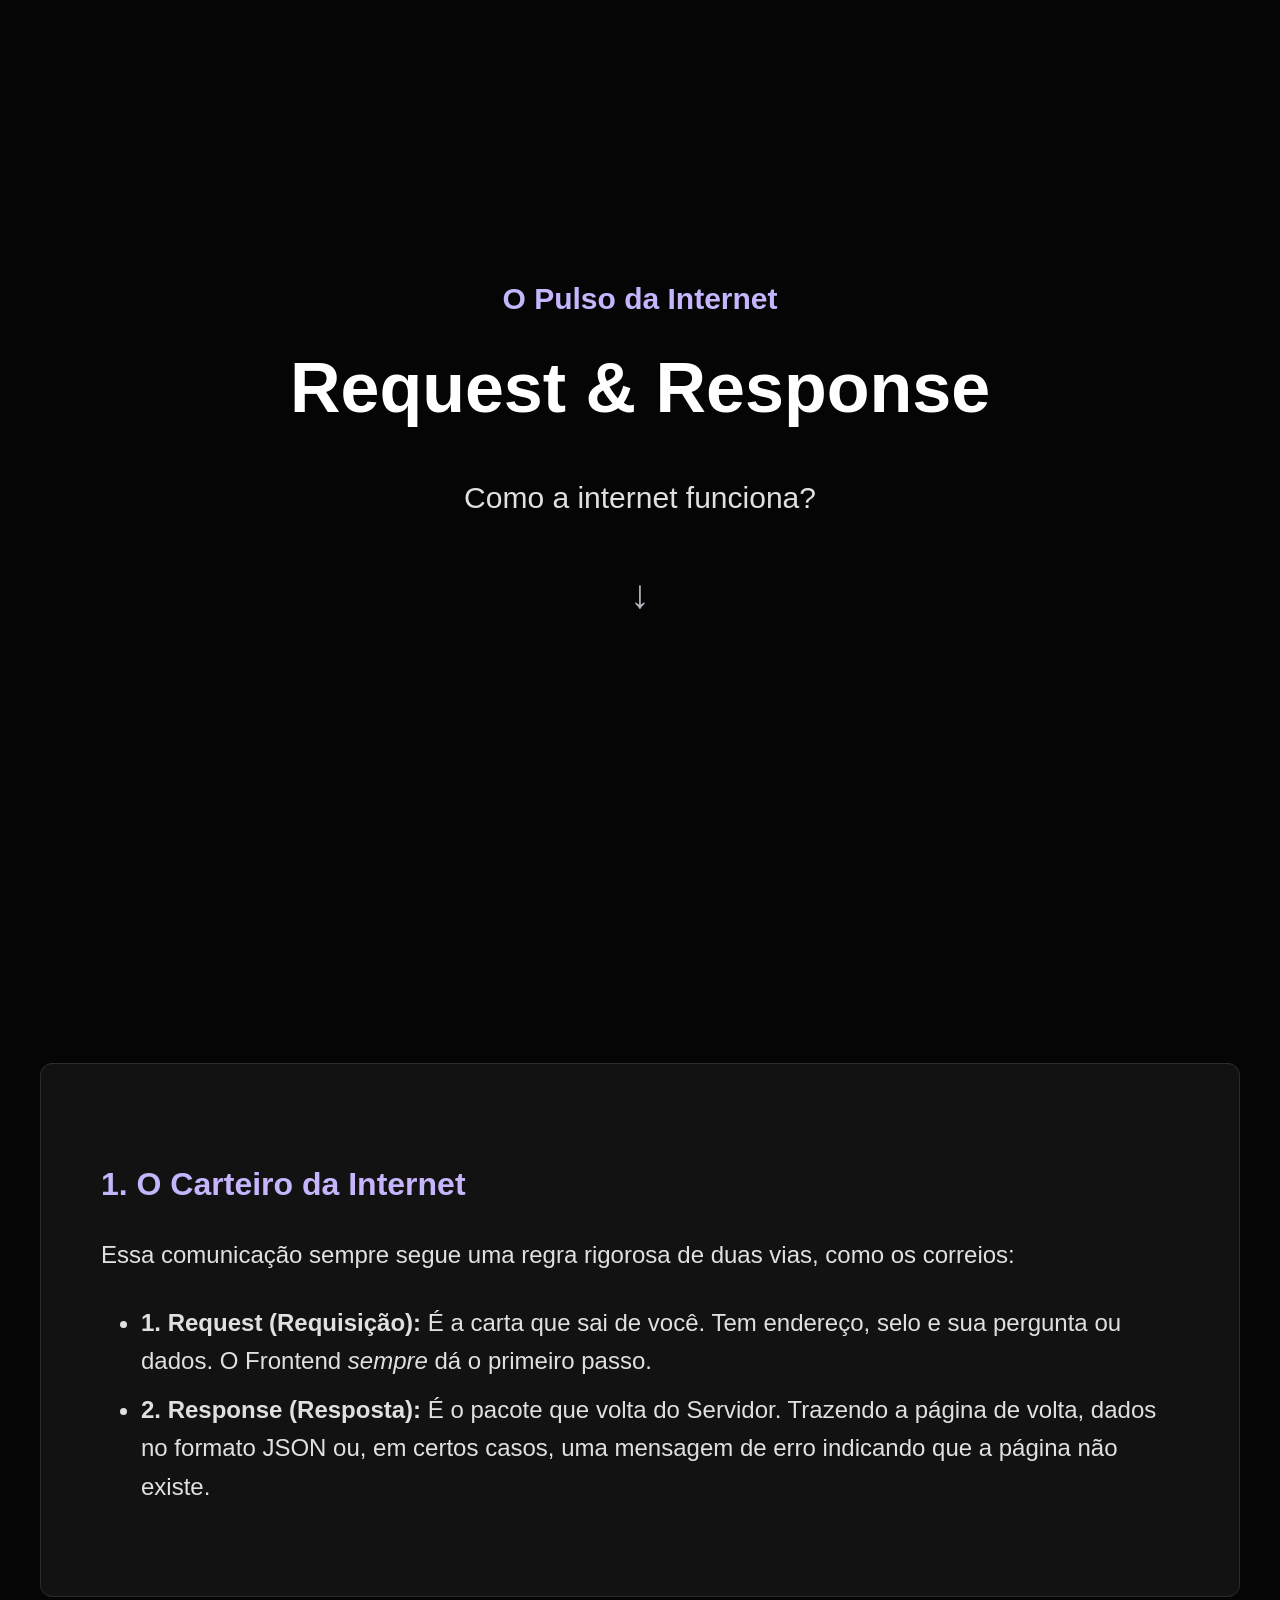
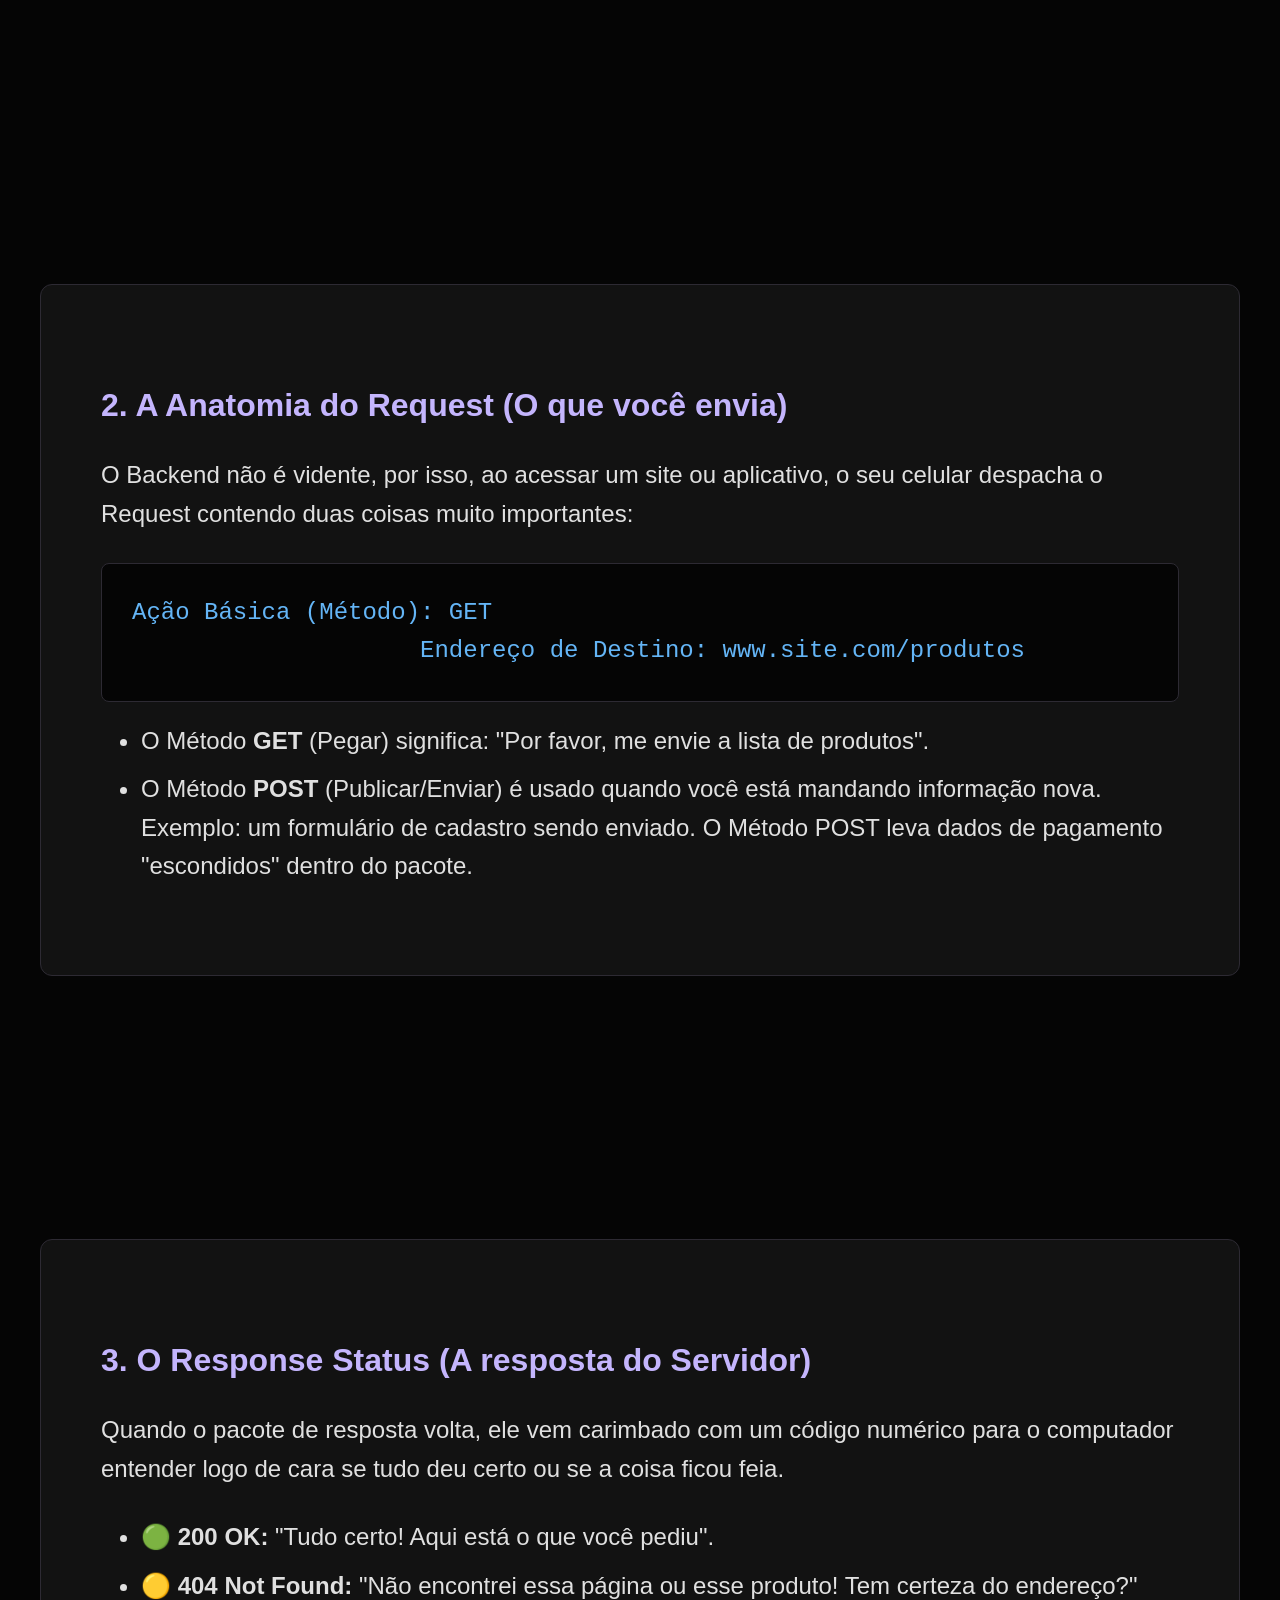
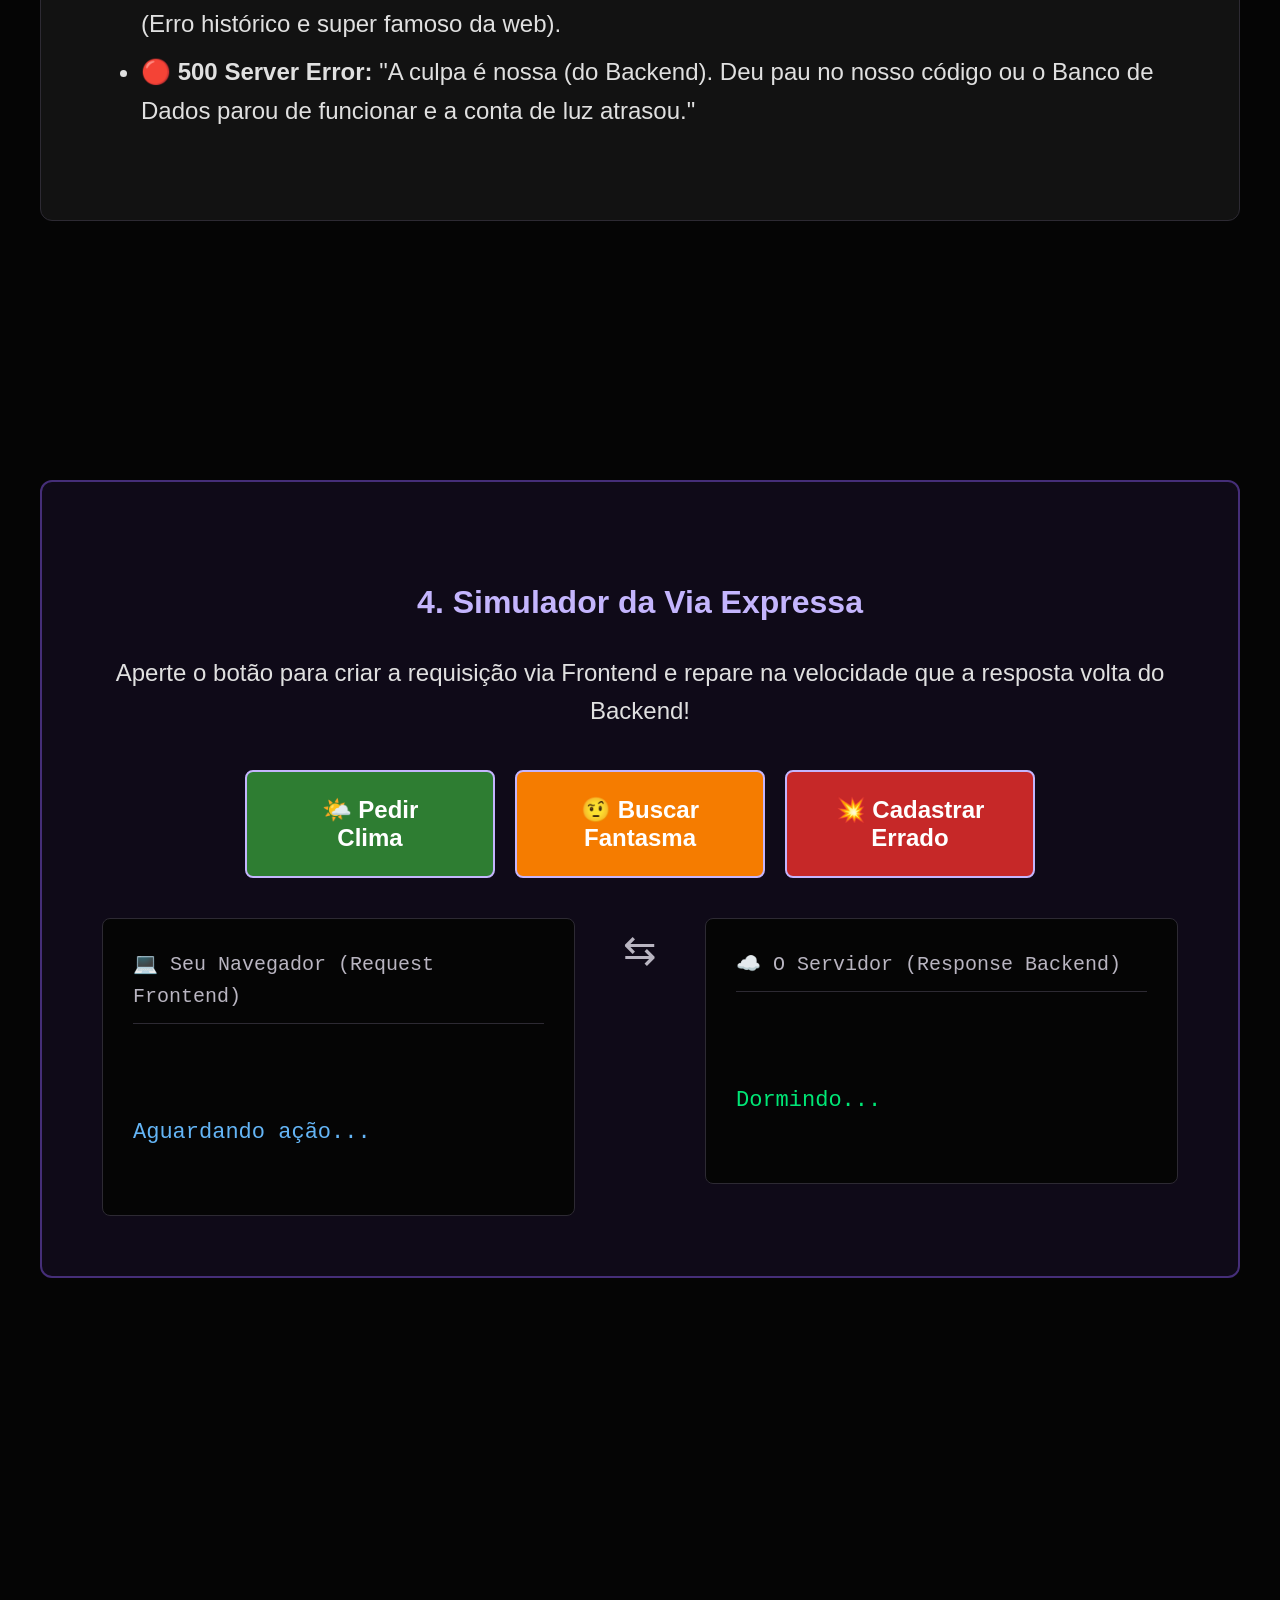
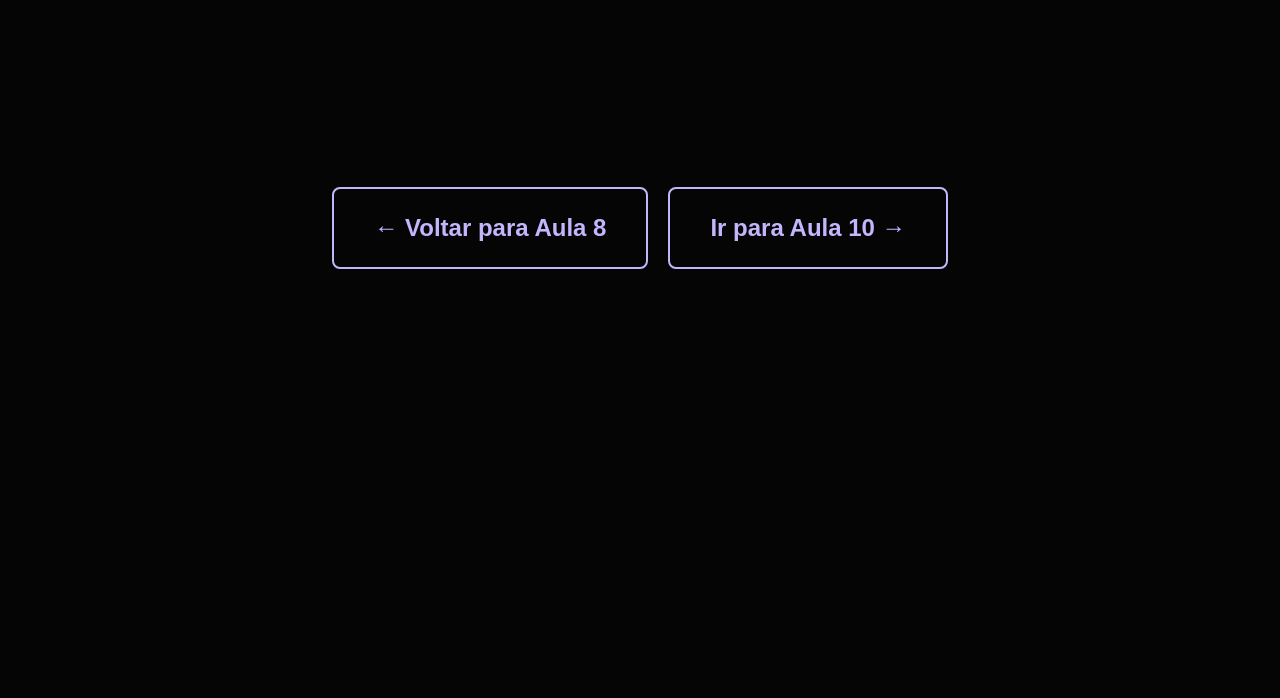
<file: curso/aula-9/index.html>
<!DOCTYPE html>
<html lang="pt-BR">

<head>
    <meta charset="UTF-8">
    <meta name="viewport" content="width=device-width, initial-scale=1.0">
    <title>O ciclo da internet: Request e Response</title>
    <link rel="stylesheet" href="styles.css">
</head>

<body>

    <section class="step">
        <div class="container" style="text-align: center;">
            <div style="font-size: 1.5rem; font-weight: bold; color: var(--purple); margin-bottom: 1rem;">O Pulso da
                Internet</div>
            <h1 style="border: none; padding: 0; font-size: 3.5rem;">Request & Response</h1>
            <p style="font-size: 1.5rem; max-width: 600px; margin: 0 auto 2rem auto;">Como a internet funciona?</p>
            <div class="arrow-down">↓</div>
        </div>
    </section>

    <section class="step">
        <div class="container">
            <div class="card">
                <h2 class="card-header">1. O Carteiro da Internet</h2>
                <p>Essa comunicação sempre segue uma regra rigorosa de duas vias, como os correios:</p>
                <ul>
                    <li><strong>1. Request (Requisição):</strong> É a carta que sai de você. Tem endereço, selo e sua
                        pergunta ou dados. O Frontend <em>sempre</em> dá o primeiro passo.</li>
                    <li><strong>2. Response (Resposta):</strong> É o pacote que volta do Servidor. Trazendo a página de
                        volta, dados no formato JSON ou, em certos casos, uma mensagem de erro indicando que a página
                        não existe.</li>
                </ul>
            </div>
        </div>
    </section>

    <section class="step">
        <div class="container">
            <div class="card">
                <h2 class="card-header">2. A Anatomia do Request (O que você envia)</h2>
                <p>O Backend não é vidente, por isso, ao acessar um site ou aplicativo, o seu celular despacha o Request
                    contendo duas coisas muito importantes:</p>

                <div class="code-block" style="color: #64b5f6;">Ação Básica (Método): GET
                    Endereço de Destino: www.site.com/produtos</div>

                <ul>
                    <li>O Método <strong>GET</strong> (Pegar) significa: "Por favor, me envie a lista de produtos".</li>
                    <li>O Método <strong>POST</strong> (Publicar/Enviar) é usado quando você está mandando informação
                        nova. Exemplo: um formulário de cadastro sendo enviado. O Método POST leva dados de pagamento
                        "escondidos" dentro do pacote.</li>
                </ul>
            </div>
        </div>
    </section>

    <section class="step">
        <div class="container">
            <div class="card">
                <h2 class="card-header">3. O Response Status (A resposta do Servidor)</h2>
                <p>Quando o pacote de resposta volta, ele vem carimbado com um código numérico para o computador
                    entender logo de cara se tudo deu certo ou se a coisa ficou feia.</p>
                <ul>
                    <li>🟢 <strong>200 OK:</strong> "Tudo certo! Aqui está o que você pediu".</li>
                    <li>🟡 <strong>404 Not Found:</strong> "Não encontrei essa página ou esse produto! Tem certeza do
                        endereço?" (Erro histórico e super famoso da web).</li>
                    <li>🔴 <strong>500 Server Error:</strong> "A culpa é nossa (do Backend). Deu pau no nosso código ou
                        o Banco de Dados parou de funcionar e a conta de luz atrasou."</li>
                </ul>
            </div>
        </div>
    </section>

    <section class="step">
        <div class="container">
            <div class="card app-simulator">
                <h2 class="card-header" style="text-align: center;">4. Simulador da Via Expressa</h2>
                <p style="text-align: center; margin-bottom: 2rem;">Aperte o botão para criar a requisição via Frontend
                    e repare na velocidade que a resposta volta do Backend!</p>

                <div class="btn-action-group" style="justify-content: center;">
                    <button onclick="simulateRequest('GET_WEATHER')"
                        style="max-width: 250px; background-color: #2e7d32;">🌤️ Pedir Clima</button>
                    <button onclick="simulateRequest('GET_404')" style="max-width: 250px; background-color: #f57c00;">🤨
                        Buscar Fantasma</button>
                    <button onclick="simulateRequest('POST_ERROR')"
                        style="max-width: 250px; background-color: #c62828;">💥 Cadastrar Errado</button>
                </div>

                <div class="req-res-simulator">
                    <div class="terminal-box">
                        <div class="terminal-header">💻 Seu Navegador (Request Frontend)</div>
                        <div class="terminal-content" id="cliente-console" style="color: #64b5f6;">
                            Aguardando ação...
                        </div>
                    </div>

                    <div style="display: flex; align-items: center; justify-content: center; width: 50px;">
                        <span style="font-size: 2rem; color: var(--text-gray);">⇆</span>
                    </div>

                    <div class="terminal-box">
                        <div class="terminal-header">☁️ O Servidor (Response Backend)</div>
                        <div class="terminal-content" id="server-console" style="color: #00e676;">
                            Dormindo...
                        </div>
                    </div>
                </div>
            </div>
        </div>
    </section>

    <section class="step">
        <div class="container" style="padding-bottom: 4rem;">
            <footer>
                <a href="../aula-8/index.html" class="btn-nav">← Voltar para Aula 8</a>
                <a href="../aula-10/index.html" class="btn-nav" style="visibility: visible;" id="btn-next-class">Ir para
                    Aula 10 →</a>
            </footer>
        </div>
    </section>

    <script>
        const clienteConsole = document.getElementById("cliente-console");
        const serverConsole = document.getElementById("server-console");

        function simulateRequest(type) {
            // Limpa servidor e inicia Loading
            serverConsole.innerText = "Processando informações pela rede...";
            serverConsole.style.color = "var(--text-gray)";

            let reqText = "";
            let resText = "";
            let resColor = "#00e676";

            if (type === "GET_WEATHER") {
                reqText = "Método: GET\nURL: https://api.previsao.com/hoje\n\n[Enviando via Internet... 🚀]";
                resText = "Status: 200 OK\nFormato: JSON\n\n{\n  \"cidade\": \"São Paulo\",\n  \"temperatura\": 28,\n  \"ceu\": \"Ensolarado\"\n}";
                resColor = "#00e676"; // Green
            }
            else if (type === "GET_404") {
                reqText = "Método: GET\nURL: https://api.loja.com/produto/fantasma-99\n\n[Procurando no banco de dados... 🔎]";
                resText = "Status: 404 NOT FOUND\nErro: Produto não existe.\n\n{\n  \"mensagem\": \"Produto 99 não foi localizado nos registros\"\n}";
                resColor = "#ffd54f"; // Yellow
            }
            else if (type === "POST_ERROR") {
                reqText = "Método: POST\nURL: https://api.sistema.com/cadastro\nCorpo da Requisição: \n  - Nome: Vazio\n\n[Enviando tentativa grosseira... 💣]";
                resText = "Status: 500 INTERNAL SERVER ERROR\nO sistema tentou salvar nome vazio e quebrou o servidor!\n\n!! FATAL EXCEPTION: NULL_POINTER !!";
                resColor = "#ff5252"; // Red
            }

            // Mostra o request imediato
            clienteConsole.innerText = reqText;

            // Simula delay de rede (Loading Time) de 1500ms
            setTimeout(() => {
                serverConsole.innerText = resText;
                serverConsole.style.color = resColor;
            }, 1500);
        }
    </script>
</body>

</html>
</file>
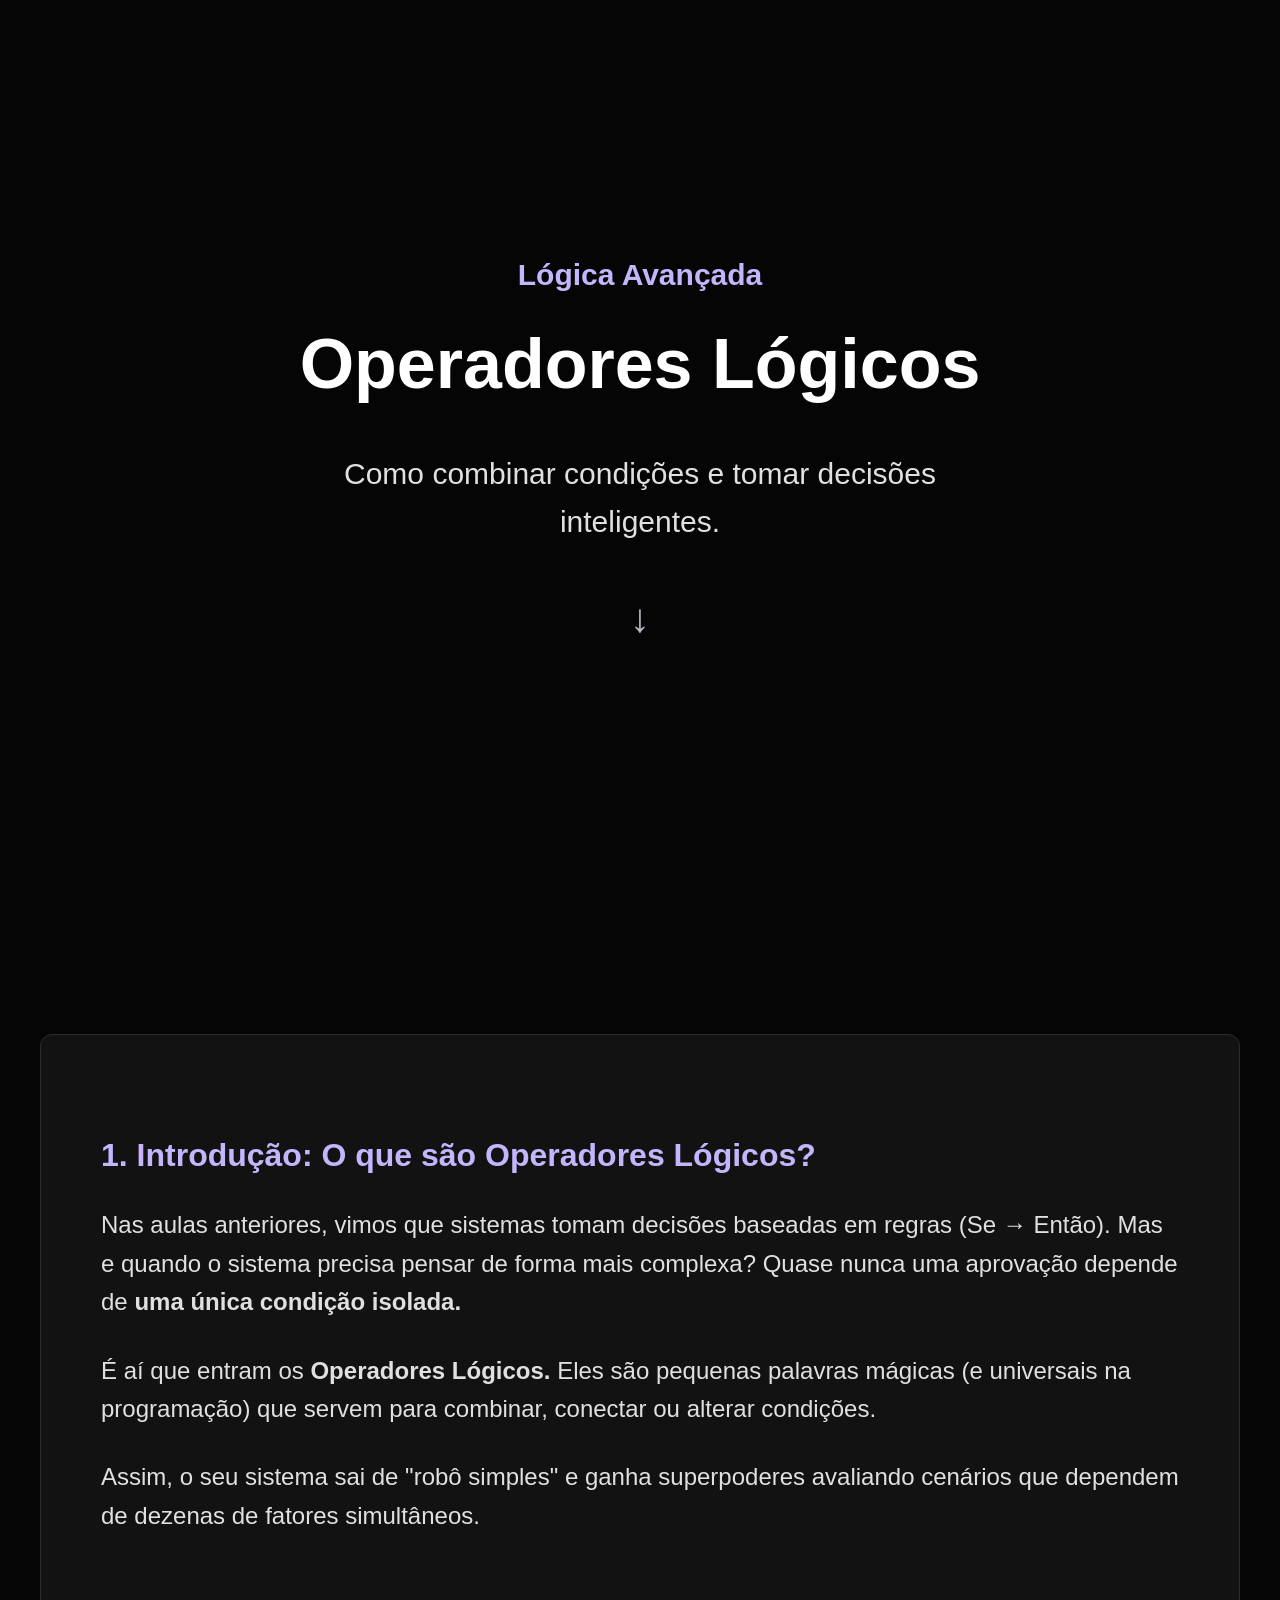
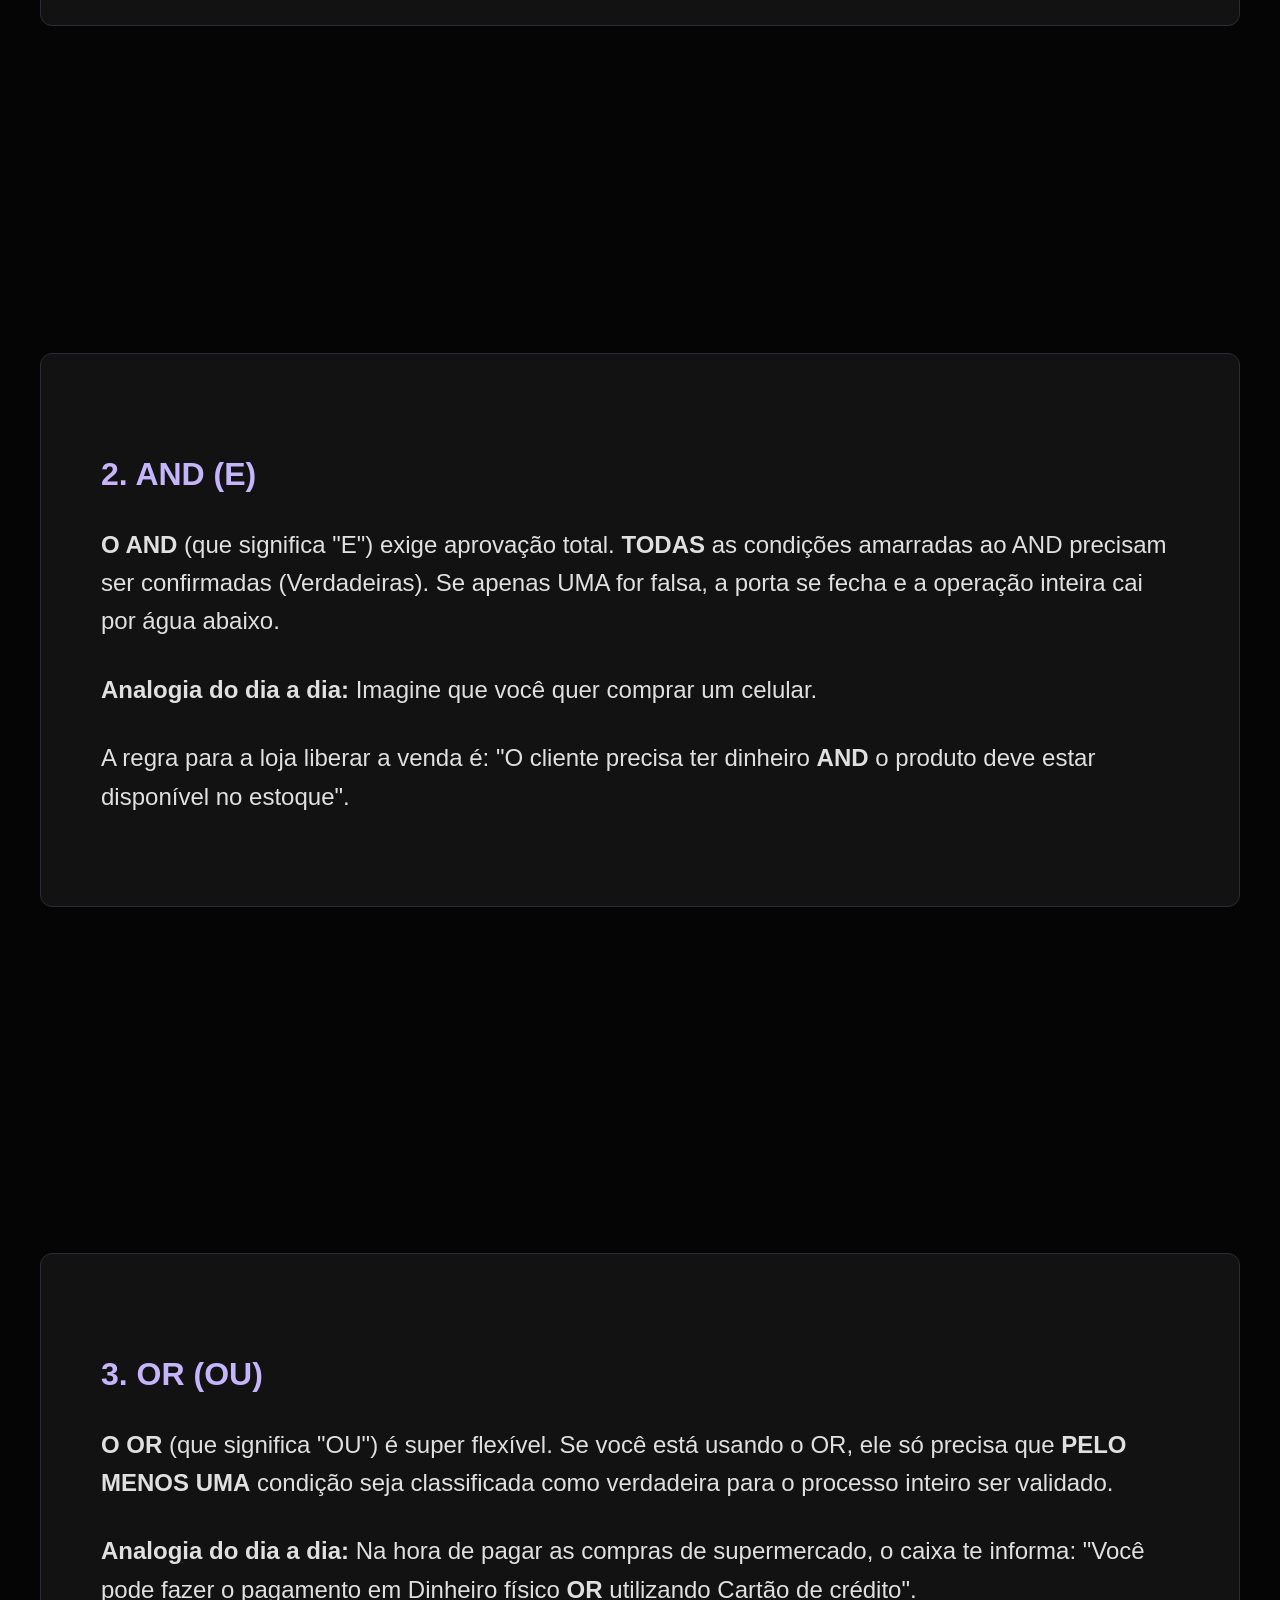
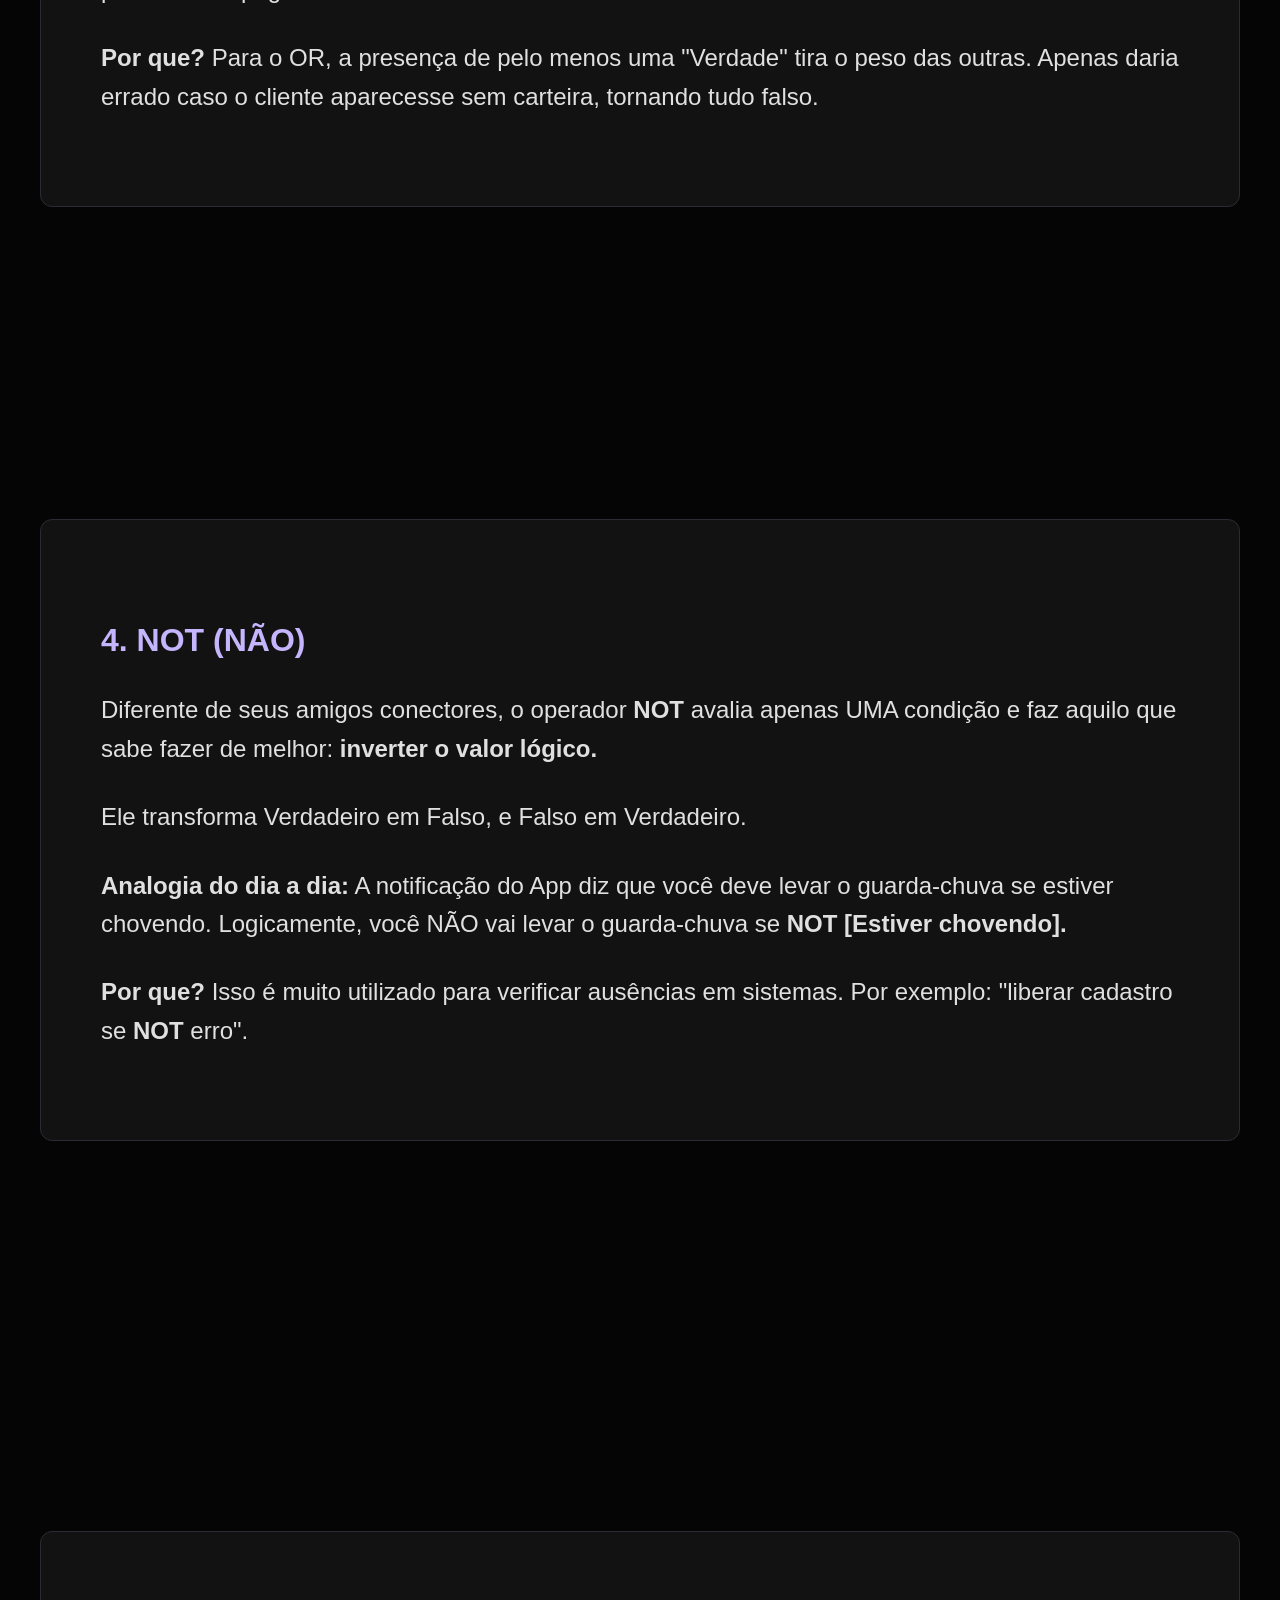
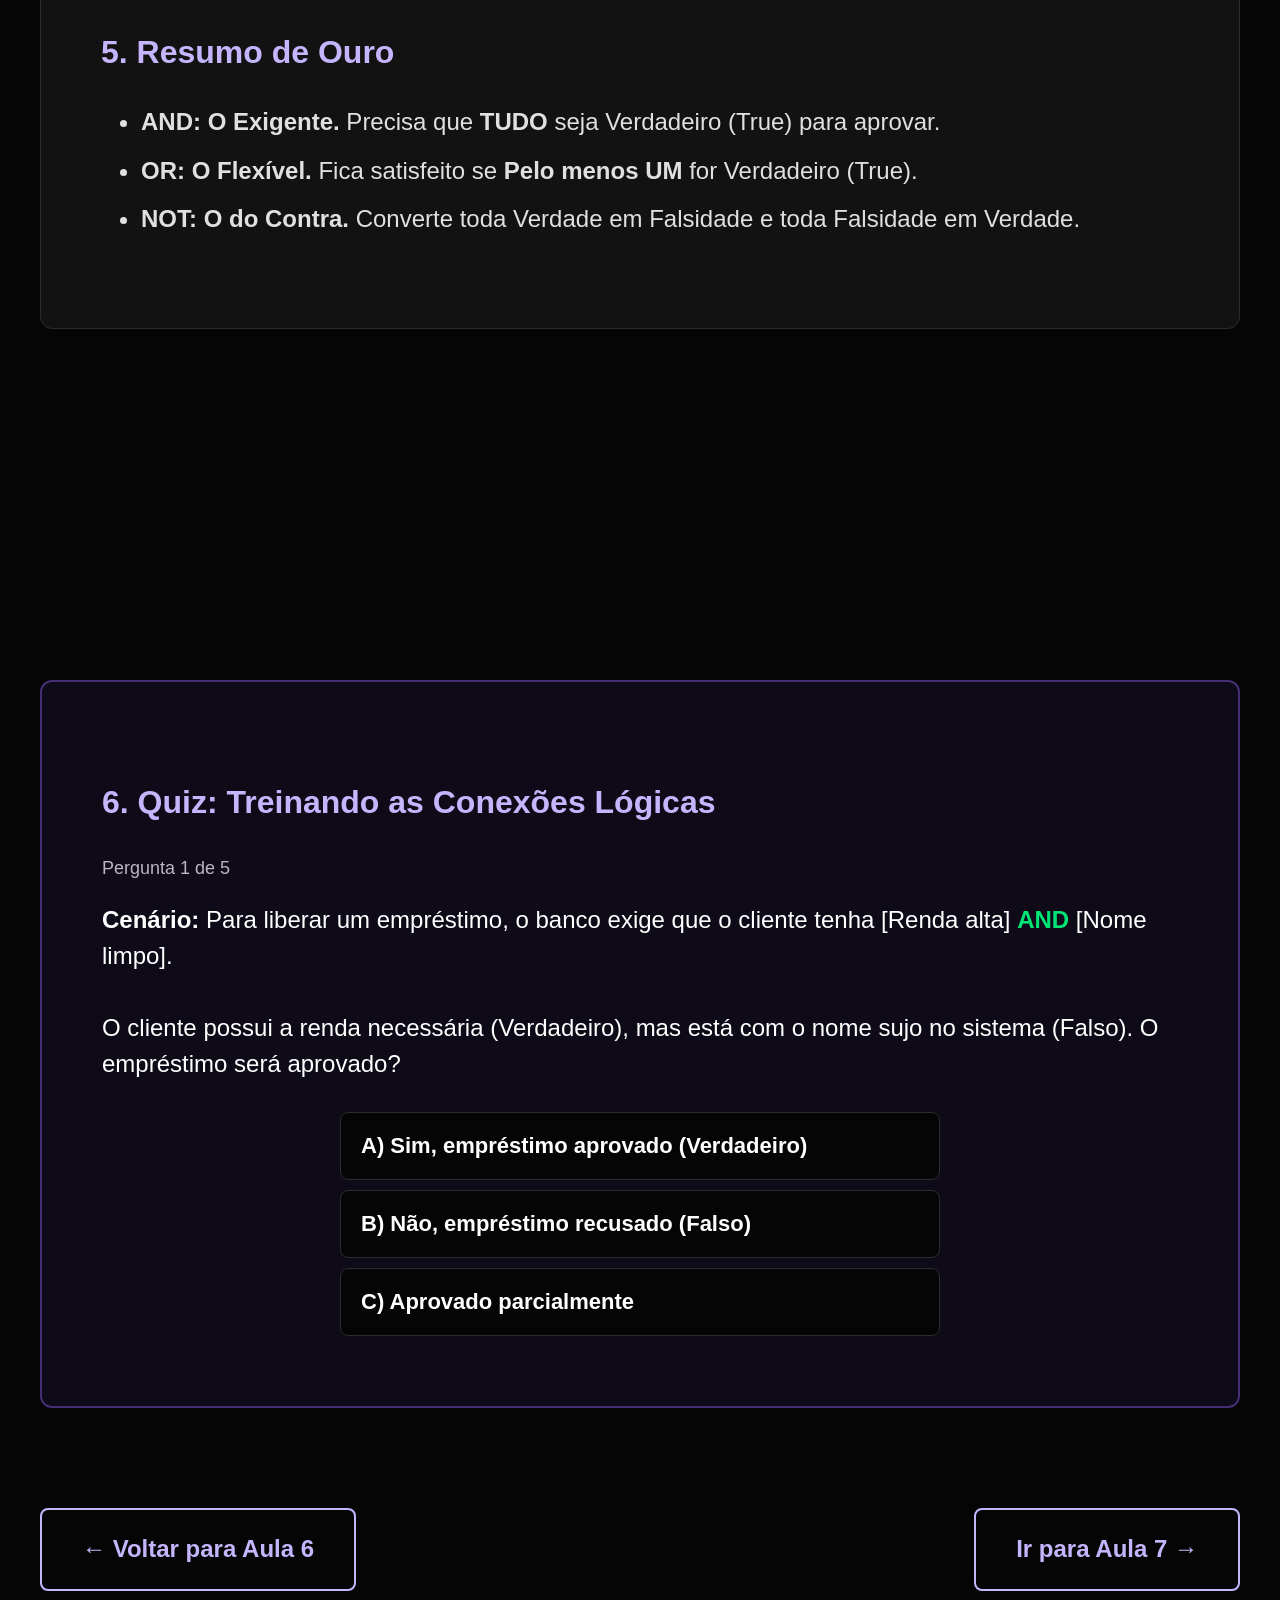
<file: curso/aula-operadores-logicos/index.html>
<!DOCTYPE html>
<html lang="pt-BR">
<head>
    <meta charset="UTF-8">
    <meta name="viewport" content="width=device-width, initial-scale=1.0">
    <title>Lógica Avançada: Operadores Lógicos</title>
    <link rel="stylesheet" href="styles.css">
    <style>
        .quiz-btn {
            background-color: var(--black, #1e1e1e);
            color: var(--text, #fff);
            border: 1px solid var(--gray, #333);
            border-radius: 8px;
            cursor: pointer;
            transition: all 0.2s ease;
        }
        .quiz-btn:hover {
            border-color: var(--purple, #bb86fc);
        }
    </style>
</head>
<body>

    <section class="step">
        <div class="container" style="text-align: center;">
            <div style="font-size: 1.5rem; font-weight: bold; color: var(--purple, #bb86fc); margin-bottom: 1rem;">Lógica Avançada</div>
            <h1 style="border: none; padding: 0; font-size: 3.5rem;">Operadores Lógicos</h1>
            <p style="font-size: 1.5rem; max-width: 600px; margin: 0 auto 2rem auto;">Como combinar condições e tomar decisões inteligentes.</p>
            <div class="arrow-down">↓</div>
        </div>
    </section>

    <section class="step">
        <div class="container">
            <div class="card">
                <h2 class="card-header">1. Introdução: O que são Operadores Lógicos?</h2>
                <p>Nas aulas anteriores, vimos que sistemas tomam decisões baseadas em regras (Se → Então). Mas e quando o sistema precisa pensar de forma mais complexa? Quase nunca uma aprovação depende de <strong>uma única condição isolada.</strong></p>
                <p>É aí que entram os <strong>Operadores Lógicos.</strong> Eles são pequenas palavras mágicas (e universais na programação) que servem para combinar, conectar ou alterar condições.</p>
                <p>Assim, o seu sistema sai de "robô simples" e ganha superpoderes avaliando cenários que dependem de dezenas de fatores simultâneos.</p>
            </div>
        </div>
    </section>

    <section class="step">
        <div class="container">
            <div class="card">
                <h2 class="card-header">2. AND (E)</h2>
                <p><strong>O AND</strong> (que significa "E") exige aprovação total. <strong>TODAS</strong> as condições amarradas ao AND precisam ser confirmadas (Verdadeiras). Se apenas UMA for falsa, a porta se fecha e a operação inteira cai por água abaixo.</p>
                <p><strong>Analogia do dia a dia:</strong> Imagine que você quer comprar um celular.</p>
                <p>A regra para a loja liberar a venda é: "O cliente precisa ter dinheiro <strong>AND</strong> o produto deve estar disponível no estoque".</p>
            </div>
        </div>
    </section>

    <section class="step">
        <div class="container">
            <div class="card">
                <h2 class="card-header">3. OR (OU)</h2>
                <p><strong>O OR</strong> (que significa "OU") é super flexível. Se você está usando o OR, ele só precisa que <strong>PELO MENOS UMA</strong> condição seja classificada como verdadeira para o processo inteiro ser validado.</p>
                <p><strong>Analogia do dia a dia:</strong> Na hora de pagar as compras de supermercado, o caixa te informa: "Você pode fazer o pagamento em Dinheiro físico <strong>OR</strong> utilizando Cartão de crédito".</p>
                <p><strong>Por que?</strong> Para o OR, a presença de pelo menos uma "Verdade" tira o peso das outras. Apenas daria errado caso o cliente aparecesse sem carteira, tornando tudo falso.</p>
            </div>
        </div>
    </section>

    <section class="step">
        <div class="container">
            <div class="card">
                <h2 class="card-header">4. NOT (NÃO)</h2>
                <p>Diferente de seus amigos conectores, o operador <strong>NOT</strong> avalia apenas UMA condição e faz aquilo que sabe fazer de melhor: <strong>inverter o valor lógico.</strong></p>
                <p>Ele transforma Verdadeiro em Falso, e Falso em Verdadeiro.</p>
                <p><strong>Analogia do dia a dia:</strong> A notificação do App diz que você deve levar o guarda-chuva se estiver chovendo. Logicamente, você NÃO vai levar o guarda-chuva se <strong>NOT [Estiver chovendo].</strong></p>
                <p><strong>Por que?</strong> Isso é muito utilizado para verificar ausências em sistemas. Por exemplo: "liberar cadastro se <strong>NOT</strong> erro".</p>
            </div>
        </div>
    </section>

    <section class="step">
        <div class="container">
            <div class="card">
                <h2 class="card-header">5. Resumo de Ouro</h2>
                <ul>
                    <li style="margin-bottom: 0.5rem;"><strong>AND: O Exigente.</strong> Precisa que <strong>TUDO</strong> seja Verdadeiro (True) para aprovar.</li>
                    <li style="margin-bottom: 0.5rem;"><strong>OR: O Flexível.</strong> Fica satisfeito se <strong>Pelo menos UM</strong> for Verdadeiro (True).</li>
                    <li><strong>NOT: O do Contra.</strong> Converte toda Verdade em Falsidade e toda Falsidade em Verdade.</li>
                </ul>
            </div>
        </div>
    </section>

    <section class="step">
        <div class="container">
            <div class="card app-simulator">
                <h2 class="card-header">6. Quiz: Treinando as Conexões Lógicas</h2>
                
                <div id="quiz-container">
                    <p style="color: var(--text-gray, #aaa); font-size: 0.9rem; margin-bottom: 1rem;">Pergunta <span id="quiz-counter">1</span> de 5</p>
                    <div id="quiz-value" style="font-size: 1.2rem; margin-bottom: 1.5rem; line-height: 1.5;"></div>
                    
                    <div id="quiz-options-container" style="display: flex; flex-direction: column; align-items: center;"></div>
                    
                    <div id="quiz-feedback" style="display: none; margin-top: 1.5rem; padding: 1rem; border-radius: 8px;"></div>
                </div>

                <div id="quiz-end" style="display: none; text-align: center;">
                    <h3 style="font-size: 1.5rem; color: var(--purple, #bb86fc); margin-bottom: 1rem;">Quiz Concluído!</h3>
                    <p style="font-size: 1.2rem; margin-bottom: 1.5rem;">Você acertou <strong id="quiz-score" style="color: #00e676;">0</strong> de 5 perguntas.</p>
                    <button id="btn-restart-quiz" style="padding: 1rem 2rem; font-size: 1.1rem; background-color: var(--purple, #bb86fc); color: #000; border: none; border-radius: 8px; cursor: pointer; font-weight: bold;">Tentar Novamente</button>
                </div>

            </div>
            
            <footer style="margin-top: 3rem; display: flex; justify-content: space-between;">
                <a href="../aula-6/index.html" class="btn-nav" style="text-decoration: none;">← Voltar para Aula 6</a>
                <a href="../aula-7/index.html" class="btn-nav" style="text-decoration: none;">Ir para Aula 7 →</a>
            </footer>
        </div>
    </section>

    <script src="script.js"></script>
</body>
</html>
</file>
<file: curso/aula-1/styles.css>
:root {
  --black: #050505;
  /* Fundo mais escuro possível sem ser agressivo */
  --gray: #2d2a33;
  /* Cinza escuro para bordas/cards */
  --text-gray: #b9b5c1;
  /* Cinza para textos secundários */
  --white: #ffffff;
  /* Texto primário */
  --purple: #c4b5fd;
  /* Roxo mais claro para contraste no dark */
  --purple-dark: #452e78;
}

* {
  margin: 0;
  padding: 0;
  box-sizing: border-box;
}

html {
  font-size: 125%;
  scroll-behavior: smooth;
  scroll-snap-type: y mandatory;
  overflow-y: scroll;
}

body {
  font-family: -apple-system, BlinkMacSystemFont, "Segoe UI", Roboto, Helvetica, Arial, sans-serif;
  background-color: var(--black);
  color: var(--white);
  font-size: 1.2rem;
  line-height: 1.6;
}

.step {
  scroll-snap-align: start;
  min-height: 100vh;
  display: flex;
  flex-direction: column;
  justify-content: center;
  align-items: center;
  padding: 4rem 2rem;
}

.container {
  width: 100%;
  max-width: 1200px;
}

h1,
h2,
h3,
h4 {
  color: var(--purple);
  margin-bottom: 1rem;
  line-height: 1.3;
}

h1 {
  font-size: 3rem;
  border-bottom: 2px solid var(--gray);
  padding-bottom: 1rem;
  margin-bottom: 2rem;
  color: var(--white);
}

h2 {
  font-size: 2.2rem;
  margin-top: 2rem;
}

h3 {
  font-size: 1.5rem;
  margin-top: 2rem;
}

p {
  margin-bottom: 1.5rem;
  color: #e0e0e0;
}

ul,
ol {
  margin-bottom: 1.5rem;
  padding-left: 2rem;
}

li {
  margin-bottom: 0.5rem;
  color: #e0e0e0;
}

.card {
  background-color: #121212;
  border: 1px solid var(--gray);
  border-radius: 12px;
  padding: 3rem;
  margin-bottom: 2rem;
  width: 100%;
}

.card-header {
  font-weight: bold;
  font-size: 1.6rem;
  margin-bottom: 1.5rem;
  color: var(--purple);
}

.highlight {
  background-color: rgba(106, 72, 185, 0.2);
  padding: 0.2rem 0.6rem;
  border-radius: 6px;
  font-weight: 600;
  color: #9d80f5;
}

/* App Simulator Styles */
.app-simulator {
  background-color: #0f0a18;
  border: 2px solid var(--purple-dark);
  border-radius: 12px;
  padding: 3rem;
  width: 100%;
}

.app-simulator h3 {
  margin-top: 0;
  text-align: center;
  color: var(--purple);
}

.form-group {
  margin-bottom: 1.5rem;
}

label {
  display: block;
  font-weight: bold;
  margin-bottom: 0.5rem;
  color: var(--white);
}

input[type="text"],
input[type="email"],
input[type="number"],
select,
textarea {
  width: 100%;
  padding: 1.2rem;
  font-size: 1.2rem;
  background-color: #1e1e1e;
  border: 2px solid var(--gray);
  color: var(--white);
  border-radius: 8px;
  font-family: inherit;
  transition: border-color 0.2s;
}

input:focus,
select:focus,
textarea:focus {
  outline: none;
  border-color: var(--purple);
}

button {
  background-color: var(--purple-dark);
  color: var(--white);
  border: 2px solid var(--purple);
  padding: 1.2rem 2rem;
  font-size: 1.2rem;
  font-weight: bold;
  border-radius: 8px;
  cursor: pointer;
  width: 100%;
  transition: all 0.2s;
}

button:hover {
  background-color: var(--purple);
}

.simulator-result {
  margin-top: 2rem;
  padding: 1.5rem;
  border-radius: 8px;
  background-color: #1a1a1a;
  display: none;
}

.simulator-result.success {
  border-left: 4px solid #00e676;
}

.simulator-result.error {
  border-left: 4px solid #ff1744;
}

.simulator-result.warning {
  border-left: 4px solid #ffea00;
}

.flow-step {
  display: flex;
  align-items: center;
  margin-bottom: 1rem;
}

.flow-step span.badge {
  background-color: var(--purple-dark);
  color: var(--white);
  padding: 0.6rem 1.2rem;
  border-radius: 8px;
  font-size: 1rem;
  font-weight: bold;
  margin-right: 1.5rem;
  min-width: 140px;
  text-align: center;
}

/* Footer / Navegação */
footer {
  width: 100%;
  padding-top: 2rem;
  display: flex;
  justify-content: center;
  gap: 1rem;
}

.btn-nav,
.btn-next {
  display: inline-block;
  background-color: transparent;
  color: var(--purple);
  border: 2px solid var(--purple);
  padding: 1rem 2rem;
  text-decoration: none;
  font-weight: bold;
  border-radius: 8px;
  transition: all 0.2s;
}

.btn-nav:hover,
.btn-next:hover {
  background-color: var(--purple);
  color: var(--white);
}

.arrow-down {
  margin-top: 2rem;
  font-size: 2rem;
  color: var(--text-gray);
  animation: bounce 2s infinite;
}

@keyframes bounce {

  0%,
  20%,
  50%,
  80%,
  100% {
    transform: translateY(0);
  }

  40% {
    transform: translateY(-20px);
  }

  60% {
    transform: translateY(-10px);
  }
}
</file>
<file: curso/aula-10/styles.css>
:root {
  --black: #050505;
  --gray: #2d2a33;
  --text-gray: #b9b5c1;
  --white: #ffffff;
  --purple: #c4b5fd;
  --purple-dark: #452e78;
}

* {
  margin: 0;
  padding: 0;
  box-sizing: border-box;
}

html {
  font-size: 125%;
  scroll-behavior: smooth;
  scroll-snap-type: y mandatory;
  overflow-y: scroll;
}

body {
  font-family: -apple-system, BlinkMacSystemFont, "Segoe UI", Roboto, Helvetica, Arial, sans-serif;
  background-color: var(--black);
  color: var(--white);
  font-size: 1.2rem;
  line-height: 1.6;
}

.step {
  scroll-snap-align: start;
  min-height: 100vh;
  display: flex;
  flex-direction: column;
  justify-content: center;
  align-items: center;
  padding: 4rem 2rem;
}

.container {
  width: 100%;
  max-width: 1200px;
}

h1,h2,h3,h4 {
  color: var(--purple);
  margin-bottom: 1rem;
  line-height: 1.3;
}

h1 {
  font-size: 3rem;
  border-bottom: 2px solid var(--gray);
  padding-bottom: 1rem;
  margin-bottom: 2rem;
  color: var(--white);
}

h2 {
  font-size: 2.2rem;
  margin-top: 2rem;
}

h3 {
  font-size: 1.5rem;
  margin-top: 2rem;
}

p {
  margin-bottom: 1.5rem;
  color: #e0e0e0;
}

ul,ol {
  margin-bottom: 1.5rem;
  padding-left: 2rem;
}

ul,ol,a {
  color: var(--white);
}

a:visited {
  color: var(--white);
}

li {
  margin-bottom: 0.5rem;
  color: #e0e0e0;
}

.card {
  background-color: #121212;
  border: 1px solid var(--gray);
  border-radius: 12px;
  padding: 3rem;
  margin-bottom: 2rem;
  width: 100%;
}

.card-header {
  font-weight: bold;
  font-size: 1.6rem;
  margin-bottom: 1.5rem;
  color: var(--purple);
}

.code-block {
  background-color: var(--black);
  padding: 1.5rem;
  border-radius: 8px;
  font-family: monospace;
  color: #00e676;
  margin: 1rem 0;
  border: 1px solid var(--gray);
  white-space: pre-wrap;
}

/* App Simulator Styles / Quiz Styles */
.app-simulator {
  background-color: #0f0a18;
  border: 2px solid var(--purple-dark);
  border-radius: 12px;
  padding: 3rem;
  width: 100%;
}

button {
  background-color: var(--purple-dark);
  color: var(--white);
  border: 2px solid var(--purple);
  padding: 1.2rem 2rem;
  font-size: 1.2rem;
  font-weight: bold;
  border-radius: 8px;
  cursor: pointer;
  width: 100%;
  transition: all 0.2s;
}

button:hover {
  background-color: var(--purple);
}

footer {
  width: 100%;
  padding-top: 2rem;
  display: flex;
  justify-content: center;
  gap: 1rem;
}

.btn-nav,
.btn-next {
  display: inline-block;
  background-color: transparent;
  color: var(--purple);
  border: 2px solid var(--purple);
  padding: 1rem 2rem;
  text-decoration: none;
  font-weight: bold;
  border-radius: 8px;
  transition: all 0.2s;
}

.btn-nav:hover,
.btn-next:hover {
  background-color: var(--purple);
  color: var(--white);
}

.arrow-down {
  margin-top: 2rem;
  font-size: 2rem;
  color: var(--text-gray);
  animation: bounce 2s infinite;
}

@keyframes bounce {
  0%, 20%, 50%, 80%, 100% {
    transform: translateY(0);
  }
  40% {
    transform: translateY(-20px);
  }
  60% {
    transform: translateY(-10px);
  }
}

.quiz-container {
    background-color: var(--black);
    padding: 2rem;
    border-radius: 8px;
    border: 1px solid var(--gray);
    margin-top: 2rem;
}

.quiz-question {
    font-size: 1.4rem;
    margin-bottom: 2rem;
    font-weight: bold;
}

.quiz-options {
    display: flex;
    flex-direction: column;
    gap: 1rem;
}

.quiz-btn {
    text-align: left;
    background-color: var(--gray);
    border: 1px solid var(--purple-dark);
}

.quiz-btn:hover {
    background-color: var(--purple-dark);
}

.quiz-feedback {
    margin-top: 1.5rem;
    font-size: 1.2rem;
    font-weight: bold;
    min-height: 2rem;
    display: none;
    padding: 1rem;
    border-radius: 8px;
}

.quiz-progress {
    margin-bottom: 1rem;
    color: var(--text-gray);
    font-size: 1rem;
}
</file>
<file: curso/aula-11/styles.css>
:root {
  --black: #050505;
  --gray: #2d2a33;
  --text-gray: #b9b5c1;
  --white: #ffffff;
  --purple: #c4b5fd;
  --purple-dark: #452e78;
  --swagger-get: #61affe;
  --swagger-get-bg: rgba(97, 175, 254, 0.1);
}

* {
  margin: 0;
  padding: 0;
  box-sizing: border-box;
}

html {
  font-size: 125%;
  scroll-behavior: smooth;
  scroll-snap-type: y mandatory;
  overflow-y: scroll;
}

body {
  font-family: -apple-system, BlinkMacSystemFont, "Segoe UI", Roboto, Helvetica, Arial, sans-serif;
  background-color: var(--black);
  color: var(--white);
  font-size: 1.2rem;
  line-height: 1.6;
}

.step {
  scroll-snap-align: start;
  min-height: 100vh;
  display: flex;
  flex-direction: column;
  justify-content: center;
  align-items: center;
  padding: 4rem 2rem;
}

.container {
  width: 100%;
  max-width: 1200px;
}

h1,h2,h3,h4 {
  color: var(--purple);
  margin-bottom: 1rem;
  line-height: 1.3;
}

h1 {
  font-size: 3rem;
  border-bottom: 2px solid var(--gray);
  padding-bottom: 1rem;
  margin-bottom: 2rem;
  color: var(--white);
}

h2 {
  font-size: 2.2rem;
  margin-top: 2rem;
}

h3 {
  font-size: 1.5rem;
  margin-top: 2rem;
}

p {
  margin-bottom: 1.5rem;
  color: #e0e0e0;
}

ul,ol {
  margin-bottom: 1.5rem;
  padding-left: 2rem;
}

ul,ol,a {
  color: var(--white);
}

a:visited {
  color: var(--white);
}

li {
  margin-bottom: 0.5rem;
  color: #e0e0e0;
}

.card {
  background-color: #121212;
  border: 1px solid var(--gray);
  border-radius: 12px;
  padding: 3rem;
  margin-bottom: 2rem;
  width: 100%;
}

.card-header {
  font-weight: bold;
  font-size: 1.6rem;
  margin-bottom: 1.5rem;
  color: var(--purple);
}

.code-block {
  background-color: var(--black);
  padding: 1.5rem;
  border-radius: 8px;
  font-family: monospace;
  color: #00e676;
  margin: 1rem 0;
  border: 1px solid var(--gray);
  white-space: pre-wrap;
}

/* App Simulator Styles / Quiz Styles */
.app-simulator {
  background-color: #0f0a18;
  border: 2px solid var(--purple-dark);
  border-radius: 12px;
  padding: 3rem;
  width: 100%;
}

button {
  background-color: var(--purple-dark);
  color: var(--white);
  border: 2px solid var(--purple);
  padding: 1.2rem 2rem;
  font-size: 1.2rem;
  font-weight: bold;
  border-radius: 8px;
  cursor: pointer;
  width: 100%;
  transition: all 0.2s;
}

button:hover {
  background-color: var(--purple);
}

footer {
  width: 100%;
  padding-top: 2rem;
  display: flex;
  justify-content: center;
  gap: 1rem;
}

.btn-nav,
.btn-next {
  display: inline-block;
  background-color: transparent;
  color: var(--purple);
  border: 2px solid var(--purple);
  padding: 1rem 2rem;
  text-decoration: none;
  font-weight: bold;
  border-radius: 8px;
  transition: all 0.2s;
}

.btn-nav:hover,
.btn-next:hover {
  background-color: var(--purple);
  color: var(--white);
}

.arrow-down {
  margin-top: 2rem;
  font-size: 2rem;
  color: var(--text-gray);
  animation: bounce 2s infinite;
}

@keyframes bounce {
  0%, 20%, 50%, 80%, 100% {
    transform: translateY(0);
  }
  40% {
    transform: translateY(-20px);
  }
  60% {
    transform: translateY(-10px);
  }
}

.quiz-container {
    background-color: var(--black);
    padding: 2rem;
    border-radius: 8px;
    border: 1px solid var(--gray);
    margin-top: 2rem;
}

.quiz-question {
    font-size: 1.4rem;
    margin-bottom: 2rem;
    font-weight: bold;
}

.quiz-options {
    display: flex;
    flex-direction: column;
    gap: 1rem;
}

.quiz-btn {
    text-align: left;
    background-color: var(--gray);
    border: 1px solid var(--purple-dark);
}

.quiz-btn:hover {
    background-color: var(--purple-dark);
}

.quiz-feedback {
    margin-top: 1.5rem;
    font-size: 1.2rem;
    font-weight: bold;
    min-height: 2rem;
    display: none;
    padding: 1rem;
    border-radius: 8px;
}

.quiz-progress {
    margin-bottom: 1rem;
    color: var(--text-gray);
    font-size: 1rem;
}
</file>
<file: curso/aula-2/styles.css>
:root {
  --black: #050505;
  /* Fundo mais escuro possível sem ser agressivo */
  --gray: #2d2a33;
  /* Cinza escuro para bordas/cards */
  --text-gray: #b9b5c1;
  /* Cinza para textos secundários */
  --white: #ffffff;
  /* Texto primário */
  --purple: #c4b5fd;
  /* Roxo mais claro para contraste no dark */
  --purple-dark: #452e78;
}

* {
  margin: 0;
  padding: 0;
  box-sizing: border-box;
}

html {
  font-size: 125%;
  scroll-behavior: smooth;
  scroll-snap-type: y mandatory;
  overflow-y: scroll;
}

body {
  font-family: -apple-system, BlinkMacSystemFont, "Segoe UI", Roboto, Helvetica, Arial, sans-serif;
  background-color: var(--black);
  color: var(--white);
  font-size: 1.2rem;
  line-height: 1.6;
}

.step {
  scroll-snap-align: start;
  min-height: 100vh;
  display: flex;
  flex-direction: column;
  justify-content: center;
  align-items: center;
  padding: 4rem 2rem;
}

.container {
  width: 100%;
  max-width: 1200px;
}

h1,
h2,
h3,
h4 {
  color: var(--purple);
  margin-bottom: 1rem;
  line-height: 1.3;
}

h1 {
  font-size: 3rem;
  border-bottom: 2px solid var(--gray);
  padding-bottom: 1rem;
  margin-bottom: 2rem;
  color: var(--white);
}

h2 {
  font-size: 2.2rem;
  margin-top: 2rem;
}

h3 {
  font-size: 1.5rem;
  margin-top: 2rem;
}

p {
  margin-bottom: 1.5rem;
  color: #e0e0e0;
}

ul,
ol {
  margin-bottom: 1.5rem;
  padding-left: 2rem;
}

ul,
ol,
a {
  color: var(--white);
}

ul,
ol,
a,
a:visited {
  color: var(--white);
}

li {
  margin-bottom: 0.5rem;
  color: #e0e0e0;
}

.card {
  background-color: #121212;
  border: 1px solid var(--gray);
  border-radius: 12px;
  padding: 3rem;
  margin-bottom: 2rem;
  width: 100%;
}

.card-header {
  font-weight: bold;
  font-size: 1.6rem;
  margin-bottom: 1.5rem;
  color: var(--purple);
}

.highlight {
  background-color: rgba(106, 72, 185, 0.2);
  padding: 0.2rem 0.6rem;
  border-radius: 6px;
  font-weight: 600;
  color: #9d80f5;
}

/* App Simulator Styles */
.app-simulator {
  background-color: #0f0a18;
  border: 2px solid var(--purple-dark);
  border-radius: 12px;
  padding: 3rem;
  width: 100%;
}

.app-simulator h3 {
  margin-top: 0;
  text-align: center;
  color: var(--purple);
}

.form-group {
  margin-bottom: 1.5rem;
}

label {
  display: block;
  font-weight: bold;
  margin-bottom: 0.5rem;
  color: var(--white);
}

input[type="text"],
input[type="email"],
input[type="number"],
select,
textarea {
  width: 100%;
  padding: 1.2rem;
  font-size: 1.2rem;
  background-color: #1e1e1e;
  border: 2px solid var(--gray);
  color: var(--white);
  border-radius: 8px;
  font-family: inherit;
  transition: border-color 0.2s;
}

input:focus,
select:focus,
textarea:focus {
  outline: none;
  border-color: var(--purple);
}

button {
  background-color: var(--purple-dark);
  color: var(--white);
  border: 2px solid var(--purple);
  padding: 1.2rem 2rem;
  font-size: 1.2rem;
  font-weight: bold;
  border-radius: 8px;
  cursor: pointer;
  width: 100%;
  transition: all 0.2s;
}

button:hover {
  background-color: var(--purple);
}

.simulator-result {
  margin-top: 2rem;
  padding: 1.5rem;
  border-radius: 8px;
  background-color: #1a1a1a;
  display: none;
}

.simulator-result.success {
  border-left: 4px solid #00e676;
}

.simulator-result.error {
  border-left: 4px solid #ff1744;
}

.simulator-result.warning {
  border-left: 4px solid #ffea00;
}

.flow-step {
  display: flex;
  align-items: center;
  margin-bottom: 1rem;
}

.flow-step span.badge {
  background-color: var(--purple-dark);
  color: var(--white);
  padding: 0.6rem 1.2rem;
  border-radius: 8px;
  font-size: 1rem;
  font-weight: bold;
  margin-right: 1.5rem;
  min-width: 140px;
  text-align: center;
}

/* Footer / Navegação */
footer {
  width: 100%;
  padding-top: 2rem;
  display: flex;
  justify-content: center;
  gap: 1rem;
}

.btn-nav,
.btn-next {
  display: inline-block;
  background-color: transparent;
  color: var(--purple);
  border: 2px solid var(--purple);
  padding: 1rem 2rem;
  text-decoration: none;
  font-weight: bold;
  border-radius: 8px;
  transition: all 0.2s;
}

.btn-nav:hover,
.btn-next:hover {
  background-color: var(--purple);
  color: var(--white);
}

.arrow-down {
  margin-top: 2rem;
  font-size: 2rem;
  color: var(--text-gray);
  animation: bounce 2s infinite;
}

@keyframes bounce {

  0%,
  20%,
  50%,
  80%,
  100% {
    transform: translateY(0);
  }

  40% {
    transform: translateY(-20px);
  }

  60% {
    transform: translateY(-10px);
  }
}
</file>
<file: curso/aula-7/styles.css>
:root {
  --black: #050505;
  /* Fundo mais escuro possível sem ser agressivo */
  --gray: #2d2a33;
  /* Cinza escuro para bordas/cards */
  --text-gray: #b9b5c1;
  /* Cinza para textos secundários */
  --white: #ffffff;
  /* Texto primário */
  --purple: #c4b5fd;
  /* Roxo mais claro para contraste no dark */
  --purple-dark: #452e78;
}

* {
  margin: 0;
  padding: 0;
  box-sizing: border-box;
}

html {
  font-size: 125%;
  scroll-behavior: smooth;
  scroll-snap-type: y mandatory;
  overflow-y: scroll;
}

body {
  font-family: -apple-system, BlinkMacSystemFont, "Segoe UI", Roboto, Helvetica, Arial, sans-serif;
  background-color: var(--black);
  color: var(--white);
  font-size: 1.2rem;
  line-height: 1.6;
}

.step {
  scroll-snap-align: start;
  min-height: 100vh;
  display: flex;
  flex-direction: column;
  justify-content: center;
  align-items: center;
  padding: 4rem 2rem;
}

.container {
  width: 100%;
  max-width: 1200px;
}

h1,h2,h3,h4 {
  color: var(--purple);
  margin-bottom: 1rem;
  line-height: 1.3;
}

h1 {
  font-size: 3rem;
  border-bottom: 2px solid var(--gray);
  padding-bottom: 1rem;
  margin-bottom: 2rem;
  color: var(--white);
}

h2 {
  font-size: 2.2rem;
  margin-top: 2rem;
}

h3 {
  font-size: 1.5rem;
  margin-top: 2rem;
}

p {
  margin-bottom: 1.5rem;
  color: #e0e0e0;
}

ul,ol {
  margin-bottom: 1.5rem;
  padding-left: 2rem;
}

ul,ol,a {
  color: var(--white);
}

a:visited {
  color: var(--white);
}

li {
  margin-bottom: 0.5rem;
  color: #e0e0e0;
}

.card {
  background-color: #121212;
  border: 1px solid var(--gray);
  border-radius: 12px;
  padding: 3rem;
  margin-bottom: 2rem;
  width: 100%;
}

.card-header {
  font-weight: bold;
  font-size: 1.6rem;
  margin-bottom: 1.5rem;
  color: var(--purple);
}

.code-block {
  background-color: var(--black);
  padding: 1.5rem;
  border-radius: 8px;
  font-family: monospace;
  color: #00e676;
  margin: 1rem 0;
  border: 1px solid var(--gray);
  white-space: pre-wrap;
}

/* App Simulator Styles / Quiz Styles */
.app-simulator {
  background-color: #0f0a18;
  border: 2px solid var(--purple-dark);
  border-radius: 12px;
  padding: 3rem;
  width: 100%;
}

button {
  background-color: var(--purple-dark);
  color: var(--white);
  border: 2px solid var(--purple);
  padding: 1.2rem 2rem;
  font-size: 1.2rem;
  font-weight: bold;
  border-radius: 8px;
  cursor: pointer;
  width: 100%;
  transition: all 0.2s;
}

button:hover {
  background-color: var(--purple);
}

footer {
  width: 100%;
  padding-top: 2rem;
  display: flex;
  justify-content: center;
  gap: 1rem;
}

.btn-nav,
.btn-next {
  display: inline-block;
  background-color: transparent;
  color: var(--purple);
  border: 2px solid var(--purple);
  padding: 1rem 2rem;
  text-decoration: none;
  font-weight: bold;
  border-radius: 8px;
  transition: all 0.2s;
}

.btn-nav:hover,
.btn-next:hover {
  background-color: var(--purple);
  color: var(--white);
}

.arrow-down {
  margin-top: 2rem;
  font-size: 2rem;
  color: var(--text-gray);
  animation: bounce 2s infinite;
}

@keyframes bounce {
  0%, 20%, 50%, 80%, 100% {
    transform: translateY(0);
  }
  40% {
    transform: translateY(-20px);
  }
  60% {
    transform: translateY(-10px);
  }
}
</file>
<file: curso/aula-8/styles.css>
:root {
  --black: #050505;
  --gray: #2d2a33;
  --text-gray: #b9b5c1;
  --white: #ffffff;
  --purple: #c4b5fd;
  --purple-dark: #452e78;
}

* {
  margin: 0;
  padding: 0;
  box-sizing: border-box;
}

html {
  font-size: 125%;
  scroll-behavior: smooth;
  scroll-snap-type: y mandatory;
  overflow-y: scroll;
}

body {
  font-family: -apple-system, BlinkMacSystemFont, "Segoe UI", Roboto, Helvetica, Arial, sans-serif;
  background-color: var(--black);
  color: var(--white);
  font-size: 1.2rem;
  line-height: 1.6;
}

.step {
  scroll-snap-align: start;
  min-height: 100vh;
  display: flex;
  flex-direction: column;
  justify-content: center;
  align-items: center;
  padding: 4rem 2rem;
}

.container {
  width: 100%;
  max-width: 1200px;
}

h1,h2,h3,h4 {
  color: var(--purple);
  margin-bottom: 1rem;
  line-height: 1.3;
}

h1 {
  font-size: 3rem;
  border-bottom: 2px solid var(--gray);
  padding-bottom: 1rem;
  margin-bottom: 2rem;
  color: var(--white);
}

h2 {
  font-size: 2.2rem;
  margin-top: 2rem;
}

h3 {
  font-size: 1.5rem;
  margin-top: 2rem;
}

p {
  margin-bottom: 1.5rem;
  color: #e0e0e0;
}

ul,ol {
  margin-bottom: 1.5rem;
  padding-left: 2rem;
}

ul,ol,a {
  color: var(--white);
}

a:visited {
  color: var(--white);
}

li {
  margin-bottom: 0.5rem;
  color: #e0e0e0;
}

.card {
  background-color: #121212;
  border: 1px solid var(--gray);
  border-radius: 12px;
  padding: 3rem;
  margin-bottom: 2rem;
  width: 100%;
}

.card-header {
  font-weight: bold;
  font-size: 1.6rem;
  margin-bottom: 1.5rem;
  color: var(--purple);
}

.code-block {
  background-color: var(--black);
  padding: 1.5rem;
  border-radius: 8px;
  font-family: monospace;
  color: #00e676;
  margin: 1rem 0;
  border: 1px solid var(--gray);
  white-space: pre-wrap;
}

/* App Simulator Styles / Quiz Styles */
.app-simulator {
  background-color: #0f0a18;
  border: 2px solid var(--purple-dark);
  border-radius: 12px;
  padding: 3rem;
  width: 100%;
}

button {
  background-color: var(--purple-dark);
  color: var(--white);
  border: 2px solid var(--purple);
  padding: 1.2rem 2rem;
  font-size: 1.2rem;
  font-weight: bold;
  border-radius: 8px;
  cursor: pointer;
  width: 100%;
  transition: all 0.2s;
}

button:hover {
  background-color: var(--purple);
}

footer {
  width: 100%;
  padding-top: 2rem;
  display: flex;
  justify-content: center;
  gap: 1rem;
}

.btn-nav,
.btn-next {
  display: inline-block;
  background-color: transparent;
  color: var(--purple);
  border: 2px solid var(--purple);
  padding: 1rem 2rem;
  text-decoration: none;
  font-weight: bold;
  border-radius: 8px;
  transition: all 0.2s;
}

.btn-nav:hover,
.btn-next:hover {
  background-color: var(--purple);
  color: var(--white);
}

.arrow-down {
  margin-top: 2rem;
  font-size: 2rem;
  color: var(--text-gray);
  animation: bounce 2s infinite;
}

@keyframes bounce {
  0%, 20%, 50%, 80%, 100% {
    transform: translateY(0);
  }
  40% {
    transform: translateY(-20px);
  }
  60% {
    transform: translateY(-10px);
  }
}

.quiz-container {
    background-color: var(--black);
    padding: 2rem;
    border-radius: 8px;
    border: 1px solid var(--gray);
    margin-top: 2rem;
}

.quiz-question {
    font-size: 1.4rem;
    margin-bottom: 2rem;
    font-weight: bold;
}

.quiz-options {
    display: flex;
    gap: 1rem;
}

.quiz-btn {
    flex: 1;
}

.quiz-feedback {
    margin-top: 1.5rem;
    font-size: 1.2rem;
    font-weight: bold;
    min-height: 2rem;
}

.quiz-progress {
    margin-bottom: 1rem;
    color: var(--text-gray);
    font-size: 1rem;
}
</file>
<file: curso/aula-9/styles.css>
:root {
  --black: #050505;
  --gray: #2d2a33;
  --text-gray: #b9b5c1;
  --white: #ffffff;
  --purple: #c4b5fd;
  --purple-dark: #452e78;
}

* {
  margin: 0;
  padding: 0;
  box-sizing: border-box;
}

html {
  font-size: 125%;
  scroll-behavior: smooth;
  scroll-snap-type: y mandatory;
  overflow-y: scroll;
}

body {
  font-family: -apple-system, BlinkMacSystemFont, "Segoe UI", Roboto, Helvetica, Arial, sans-serif;
  background-color: var(--black);
  color: var(--white);
  font-size: 1.2rem;
  line-height: 1.6;
}

.step {
  scroll-snap-align: start;
  min-height: 100vh;
  display: flex;
  flex-direction: column;
  justify-content: center;
  align-items: center;
  padding: 4rem 2rem;
}

.container {
  width: 100%;
  max-width: 1200px;
}

h1,h2,h3,h4 {
  color: var(--purple);
  margin-bottom: 1rem;
  line-height: 1.3;
}

h1 {
  font-size: 3rem;
  border-bottom: 2px solid var(--gray);
  padding-bottom: 1rem;
  margin-bottom: 2rem;
  color: var(--white);
}

h2 {
  font-size: 2.2rem;
  margin-top: 2rem;
}

h3 {
  font-size: 1.5rem;
  margin-top: 2rem;
}

p {
  margin-bottom: 1.5rem;
  color: #e0e0e0;
}

ul,ol {
  margin-bottom: 1.5rem;
  padding-left: 2rem;
}

ul,ol,a {
  color: var(--white);
}

a:visited {
  color: var(--white);
}

li {
  margin-bottom: 0.5rem;
  color: #e0e0e0;
}

.card {
  background-color: #121212;
  border: 1px solid var(--gray);
  border-radius: 12px;
  padding: 3rem;
  margin-bottom: 2rem;
  width: 100%;
}

.card-header {
  font-weight: bold;
  font-size: 1.6rem;
  margin-bottom: 1.5rem;
  color: var(--purple);
}

.code-block {
  background-color: var(--black);
  padding: 1.5rem;
  border-radius: 8px;
  font-family: monospace;
  color: #00e676;
  margin: 1rem 0;
  border: 1px solid var(--gray);
  white-space: pre-wrap;
}

/* App Simulator Styles / Quiz Styles */
.app-simulator {
  background-color: #0f0a18;
  border: 2px solid var(--purple-dark);
  border-radius: 12px;
  padding: 3rem;
  width: 100%;
}

button {
  background-color: var(--purple-dark);
  color: var(--white);
  border: 2px solid var(--purple);
  padding: 1.2rem 2rem;
  font-size: 1.2rem;
  font-weight: bold;
  border-radius: 8px;
  cursor: pointer;
  width: 100%;
  transition: all 0.2s;
}

button:hover {
  background-color: var(--purple);
}

footer {
  width: 100%;
  padding-top: 2rem;
  display: flex;
  justify-content: center;
  gap: 1rem;
}

.btn-nav,
.btn-next {
  display: inline-block;
  background-color: transparent;
  color: var(--purple);
  border: 2px solid var(--purple);
  padding: 1rem 2rem;
  text-decoration: none;
  font-weight: bold;
  border-radius: 8px;
  transition: all 0.2s;
}

.btn-nav:hover,
.btn-next:hover {
  background-color: var(--purple);
  color: var(--white);
}

.arrow-down {
  margin-top: 2rem;
  font-size: 2rem;
  color: var(--text-gray);
  animation: bounce 2s infinite;
}

@keyframes bounce {
  0%, 20%, 50%, 80%, 100% {
    transform: translateY(0);
  }
  40% {
    transform: translateY(-20px);
  }
  60% {
    transform: translateY(-10px);
  }
}

.req-res-simulator {
    display: flex;
    gap: 2rem;
    margin-top: 2rem;
    align-items: flex-start;
}

.terminal-box {
    flex: 1;
    background-color: var(--black);
    border: 1px solid var(--gray);
    border-radius: 8px;
    padding: 1.5rem;
    font-family: monospace;
    min-height: 250px;
    display: flex;
    flex-direction: column;
}

.terminal-header {
    color: var(--text-gray);
    font-size: 1rem;
    margin-bottom: 1rem;
    border-bottom: 1px solid var(--gray);
    padding-bottom: 0.5rem;
}

.terminal-content {
    color: #64b5f6;
    font-size: 1.1rem;
    white-space: pre-wrap;
    flex-grow: 1;
}

.btn-action-group {
    display: flex;
    gap: 1rem;
    margin-bottom: 2rem;
}
</file>
<file: curso/aula-operadores-logicos/styles.css>
:root {
  --black: #050505;
  /* Fundo mais escuro possível sem ser agressivo */
  --gray: #2d2a33;
  /* Cinza escuro para bordas/cards */
  --text-gray: #b9b5c1;
  /* Cinza para textos secundários */
  --white: #ffffff;
  /* Texto primário */
  --purple: #c4b5fd;
  /* Roxo mais claro para contraste no dark */
  --purple-dark: #452e78;
}

* {
  margin: 0;
  padding: 0;
  box-sizing: border-box;
}

html {
  font-size: 125%;
  scroll-behavior: smooth;
  scroll-snap-type: y mandatory;
  overflow-y: scroll;
}

body {
  font-family: -apple-system, BlinkMacSystemFont, "Segoe UI", Roboto, Helvetica, Arial, sans-serif;
  background-color: var(--black);
  color: var(--white);
  font-size: 1.2rem;
  line-height: 1.6;
}

.step {
  scroll-snap-align: start;
  min-height: 100vh;
  display: flex;
  flex-direction: column;
  justify-content: center;
  align-items: center;
  padding: 4rem 2rem;
}

.container {
  width: 100%;
  max-width: 1200px;
}

h1,
h2,
h3,
h4 {
  color: var(--purple);
  margin-bottom: 1rem;
  line-height: 1.3;
}

h1 {
  font-size: 3rem;
  border-bottom: 2px solid var(--gray);
  padding-bottom: 1rem;
  margin-bottom: 2rem;
  color: var(--white);
}

h2 {
  font-size: 2.2rem;
  margin-top: 2rem;
}

h3 {
  font-size: 1.5rem;
  margin-top: 2rem;
}

p {
  margin-bottom: 1.5rem;
  color: #e0e0e0;
}

ul,
ol {
  margin-bottom: 1.5rem;
  padding-left: 2rem;
}

ul,
ol,
a {
  color: var(--white);
}

ul,
ol,
a,
a:visited {
  color: var(--white);
}

li {
  margin-bottom: 0.5rem;
  color: #e0e0e0;
}

.card {
  background-color: #121212;
  border: 1px solid var(--gray);
  border-radius: 12px;
  padding: 3rem;
  margin-bottom: 2rem;
  width: 100%;
}

.card-header {
  font-weight: bold;
  font-size: 1.6rem;
  margin-bottom: 1.5rem;
  color: var(--purple);
}

.highlight {
  background-color: rgba(106, 72, 185, 0.2);
  padding: 0.2rem 0.6rem;
  border-radius: 6px;
  font-weight: 600;
  color: #9d80f5;
}

/* App Simulator Styles */
.app-simulator {
  background-color: #0f0a18;
  border: 2px solid var(--purple-dark);
  border-radius: 12px;
  padding: 3rem;
  width: 100%;
}

.app-simulator h3 {
  margin-top: 0;
  text-align: center;
  color: var(--purple);
}

.form-group {
  margin-bottom: 1.5rem;
}

label {
  display: block;
  font-weight: bold;
  margin-bottom: 0.5rem;
  color: var(--white);
}

input[type="text"],
input[type="email"],
input[type="number"],
select,
textarea {
  width: 100%;
  padding: 1.2rem;
  font-size: 1.2rem;
  background-color: #1e1e1e;
  border: 2px solid var(--gray);
  color: var(--white);
  border-radius: 8px;
  font-family: inherit;
  transition: border-color 0.2s;
}

input:focus,
select:focus,
textarea:focus {
  outline: none;
  border-color: var(--purple);
}

button {
  background-color: var(--purple-dark);
  color: var(--white);
  border: 2px solid var(--purple);
  padding: 1.2rem 2rem;
  font-size: 1.2rem;
  font-weight: bold;
  border-radius: 8px;
  cursor: pointer;
  width: 100%;
  transition: all 0.2s;
}

button:hover {
  background-color: var(--purple);
}

.simulator-result {
  margin-top: 2rem;
  padding: 1.5rem;
  border-radius: 8px;
  background-color: #1a1a1a;
  display: none;
}

.simulator-result.success {
  border-left: 4px solid #00e676;
}

.simulator-result.error {
  border-left: 4px solid #ff1744;
}

.simulator-result.warning {
  border-left: 4px solid #ffea00;
}

.flow-step {
  display: flex;
  align-items: center;
  margin-bottom: 1rem;
}

.flow-step span.badge {
  background-color: var(--purple-dark);
  color: var(--white);
  padding: 0.6rem 1.2rem;
  border-radius: 8px;
  font-size: 1rem;
  font-weight: bold;
  margin-right: 1.5rem;
  min-width: 140px;
  text-align: center;
}

/* Footer / Navegação */
footer {
  width: 100%;
  padding-top: 2rem;
  display: flex;
  justify-content: center;
  gap: 1rem;
}

.btn-nav,
.btn-next {
  display: inline-block;
  background-color: transparent;
  color: var(--purple);
  border: 2px solid var(--purple);
  padding: 1rem 2rem;
  text-decoration: none;
  font-weight: bold;
  border-radius: 8px;
  transition: all 0.2s;
}

.btn-nav:hover,
.btn-next:hover {
  background-color: var(--purple);
  color: var(--white);
}

.arrow-down {
  margin-top: 2rem;
  font-size: 2rem;
  color: var(--text-gray);
  animation: bounce 2s infinite;
}

@keyframes bounce {

  0%,
  20%,
  50%,
  80%,
  100% {
    transform: translateY(0);
  }

  40% {
    transform: translateY(-20px);
  }

  60% {
    transform: translateY(-10px);
  }
}
</file>
